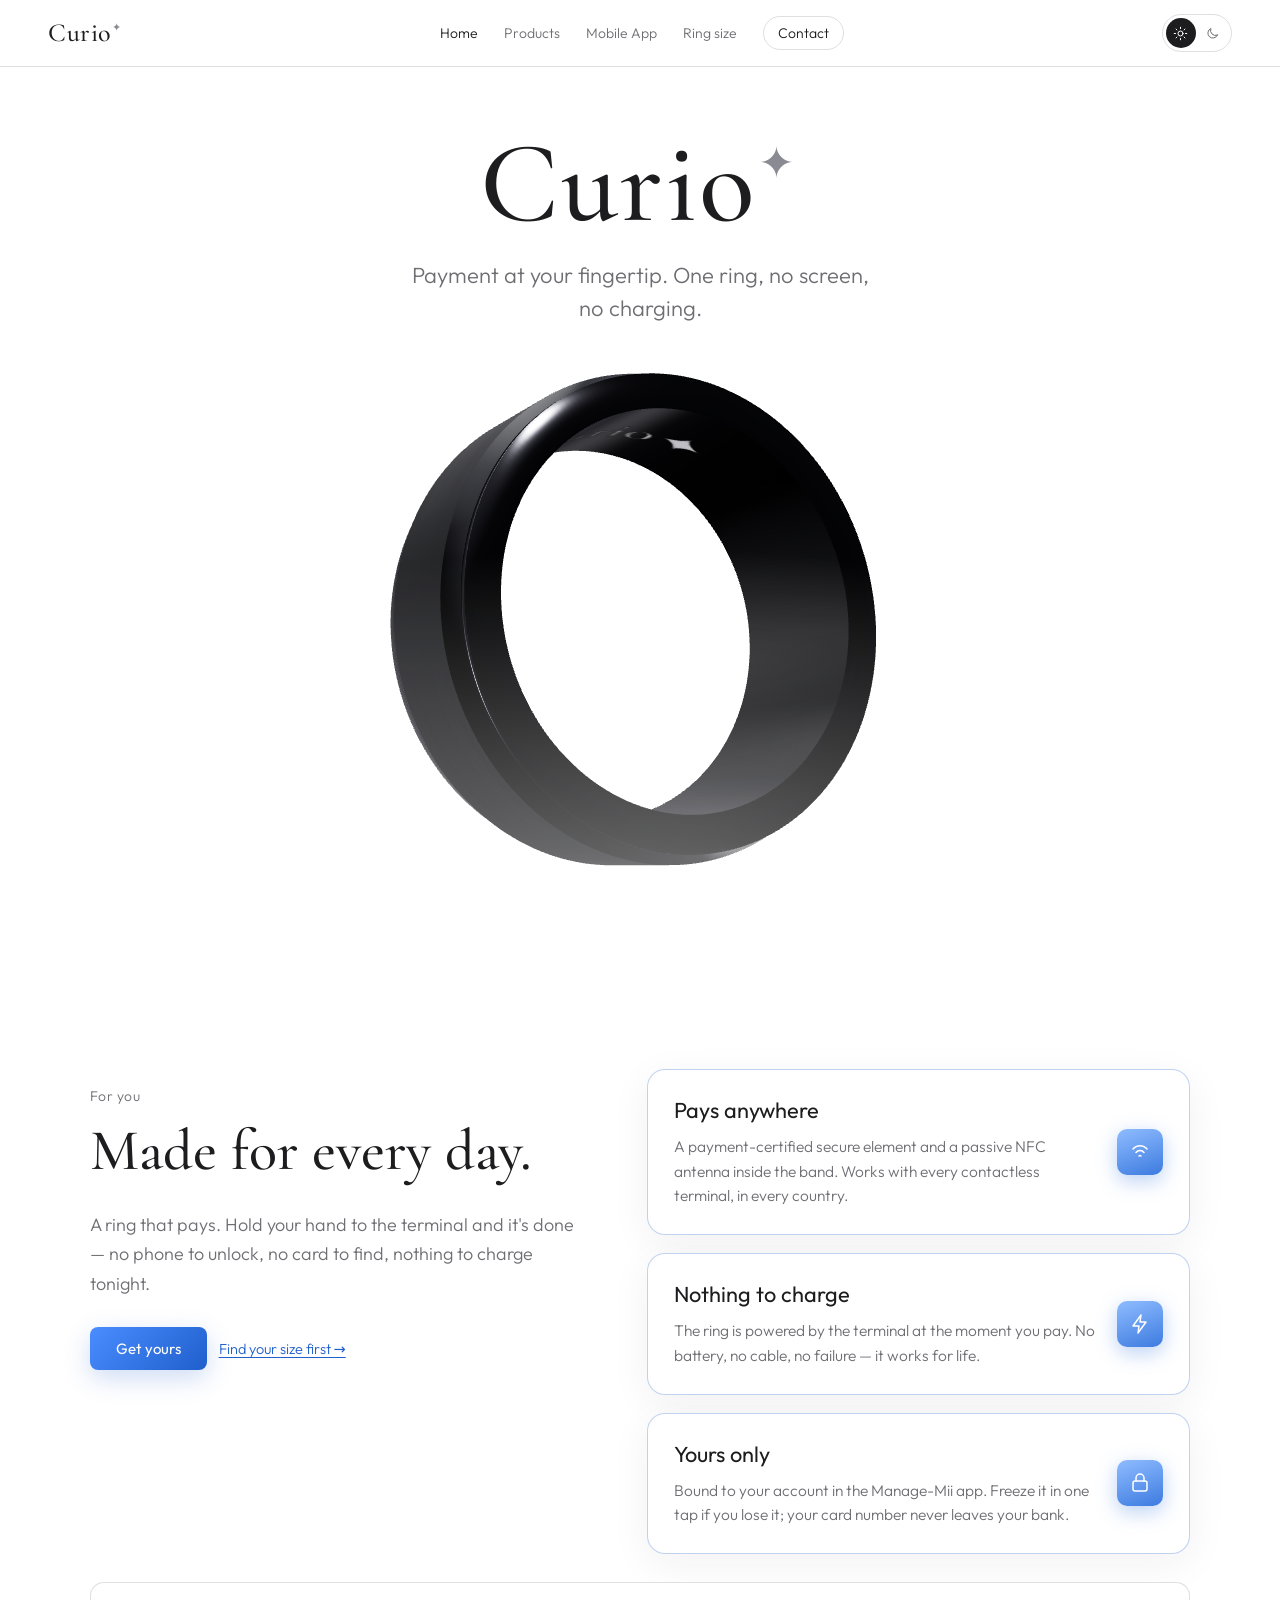
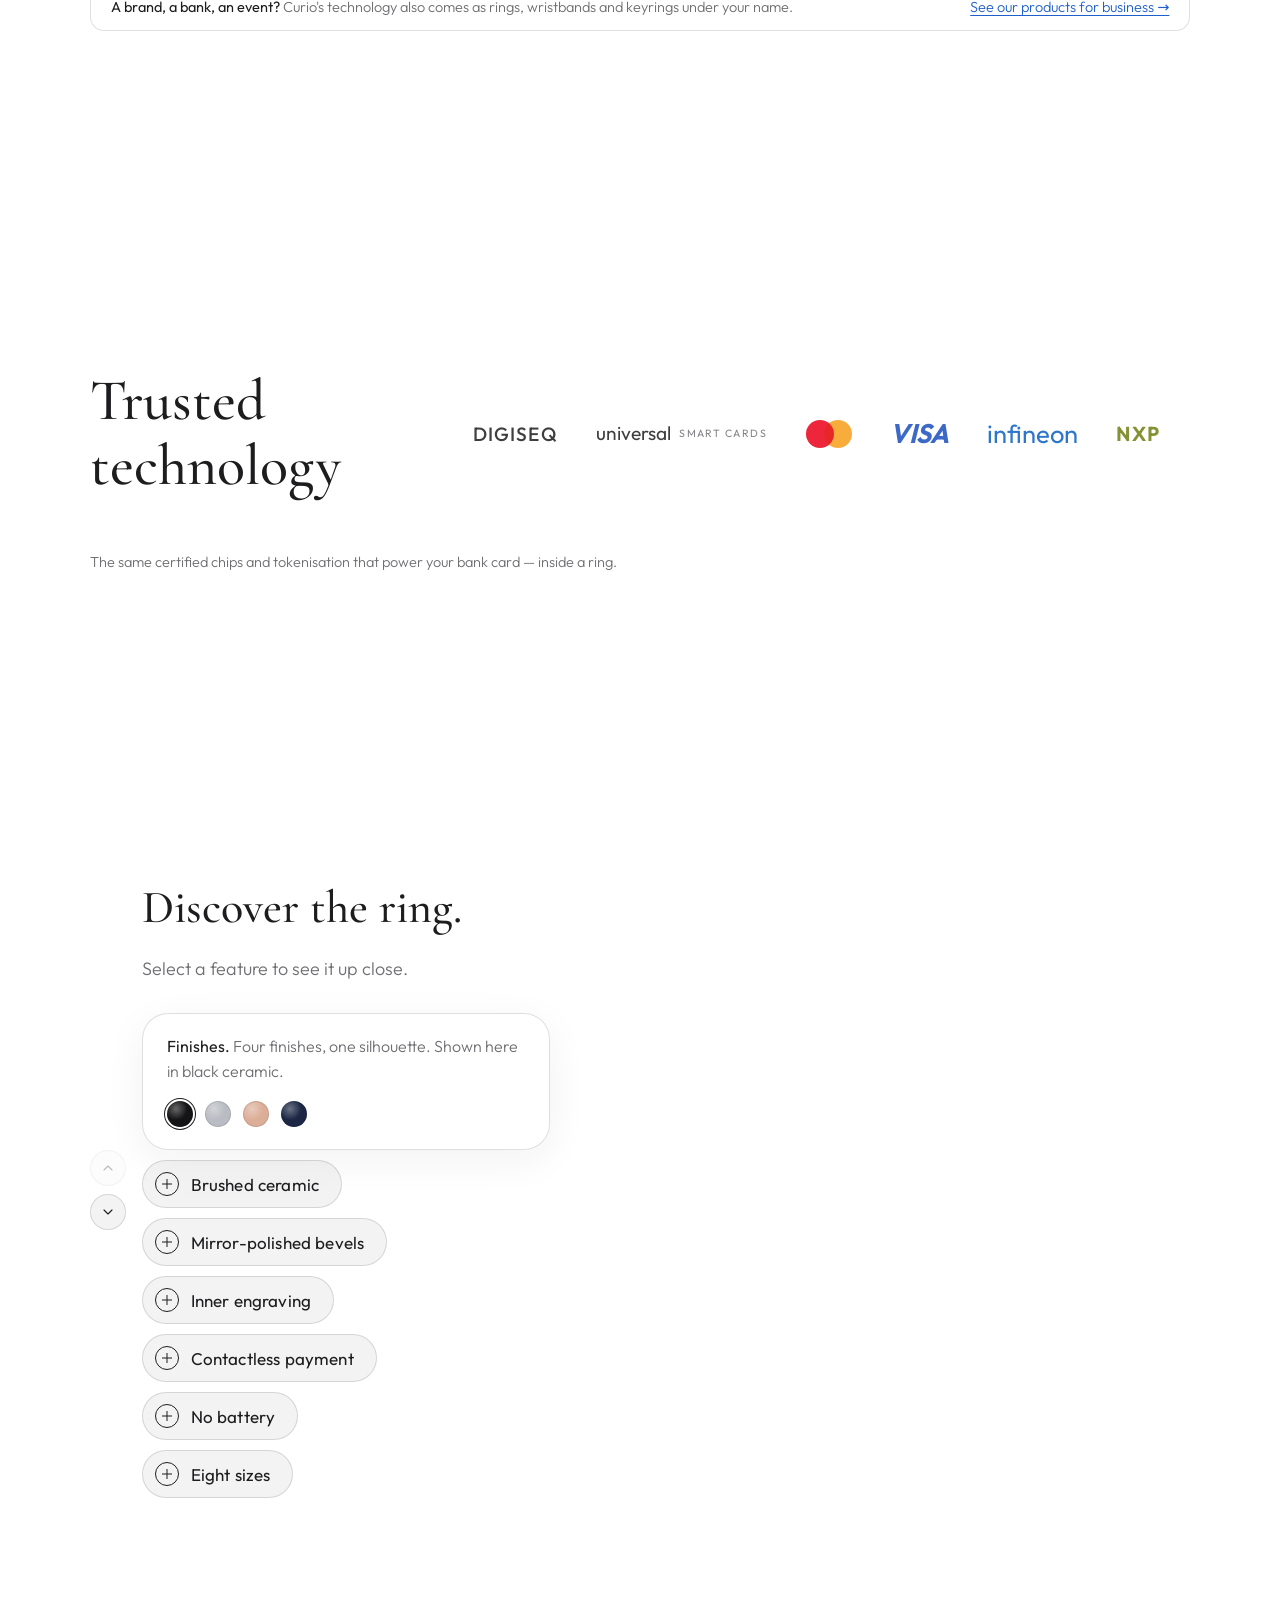
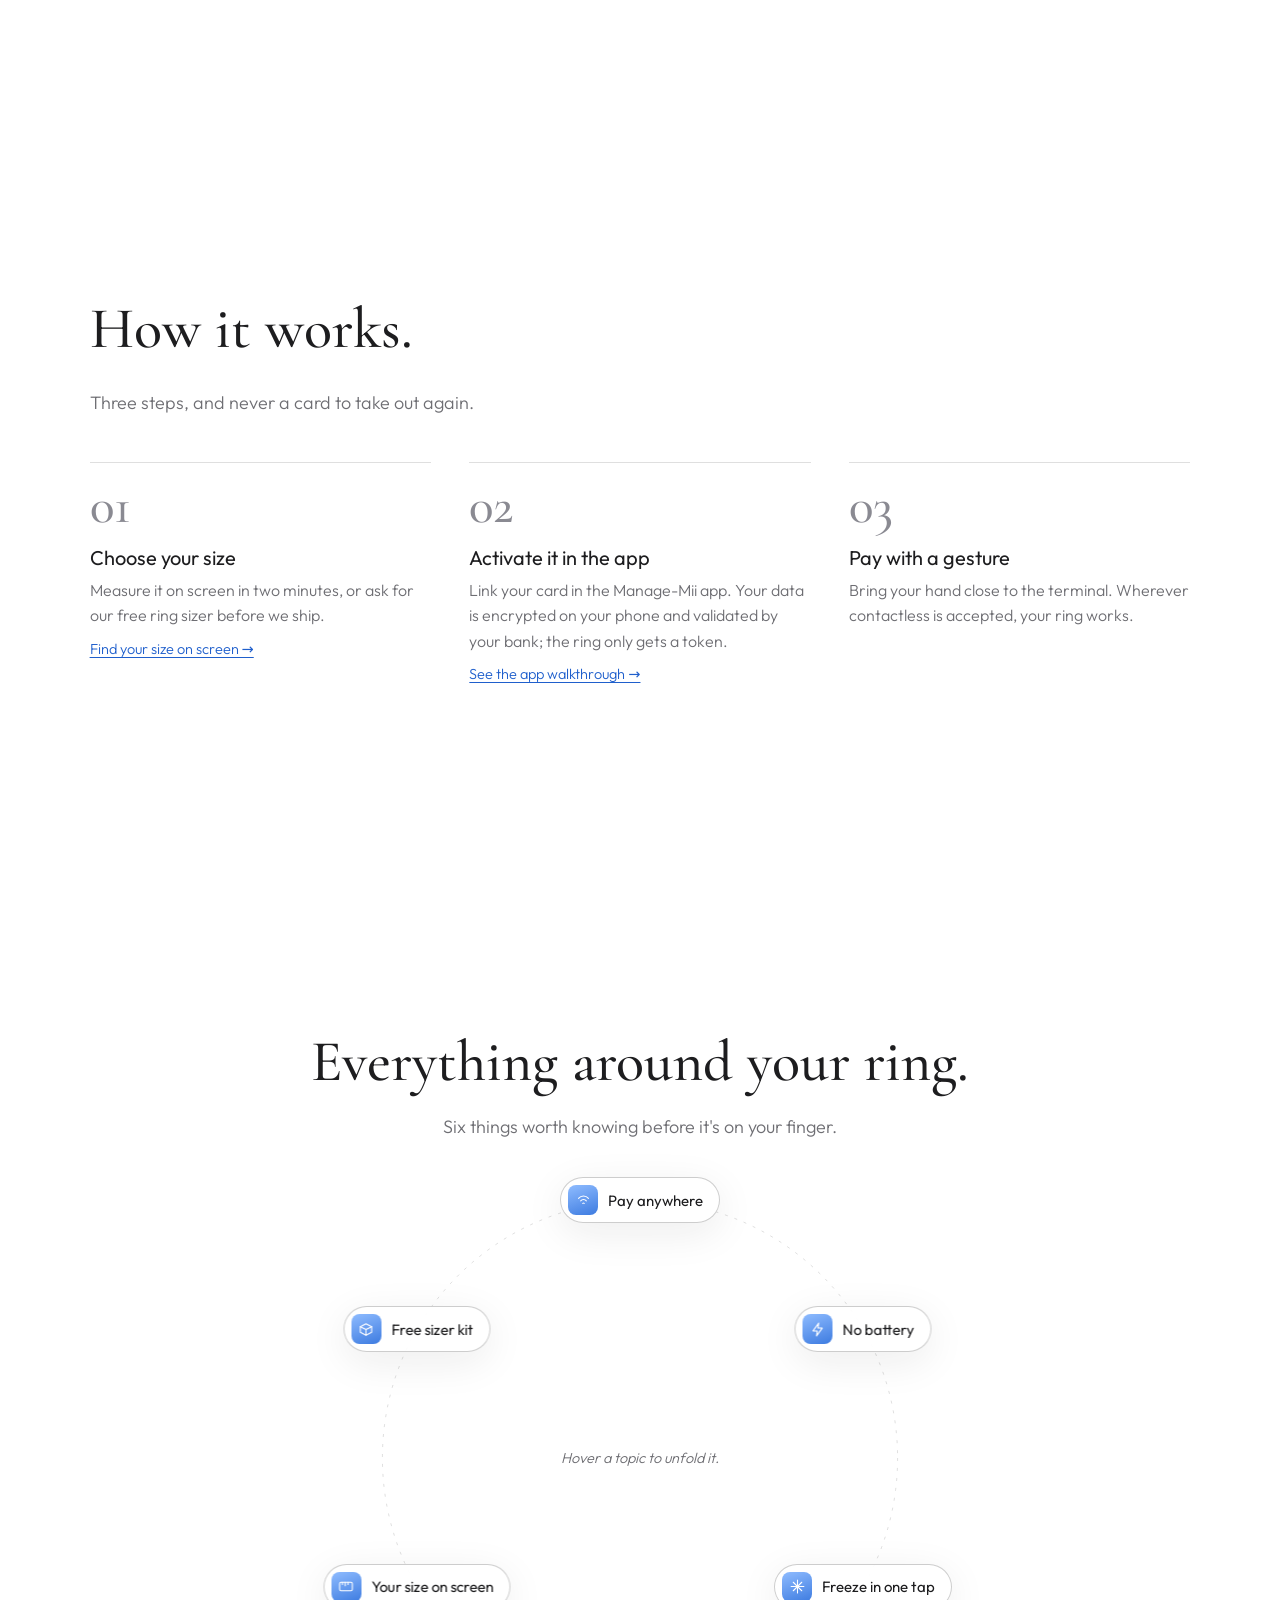
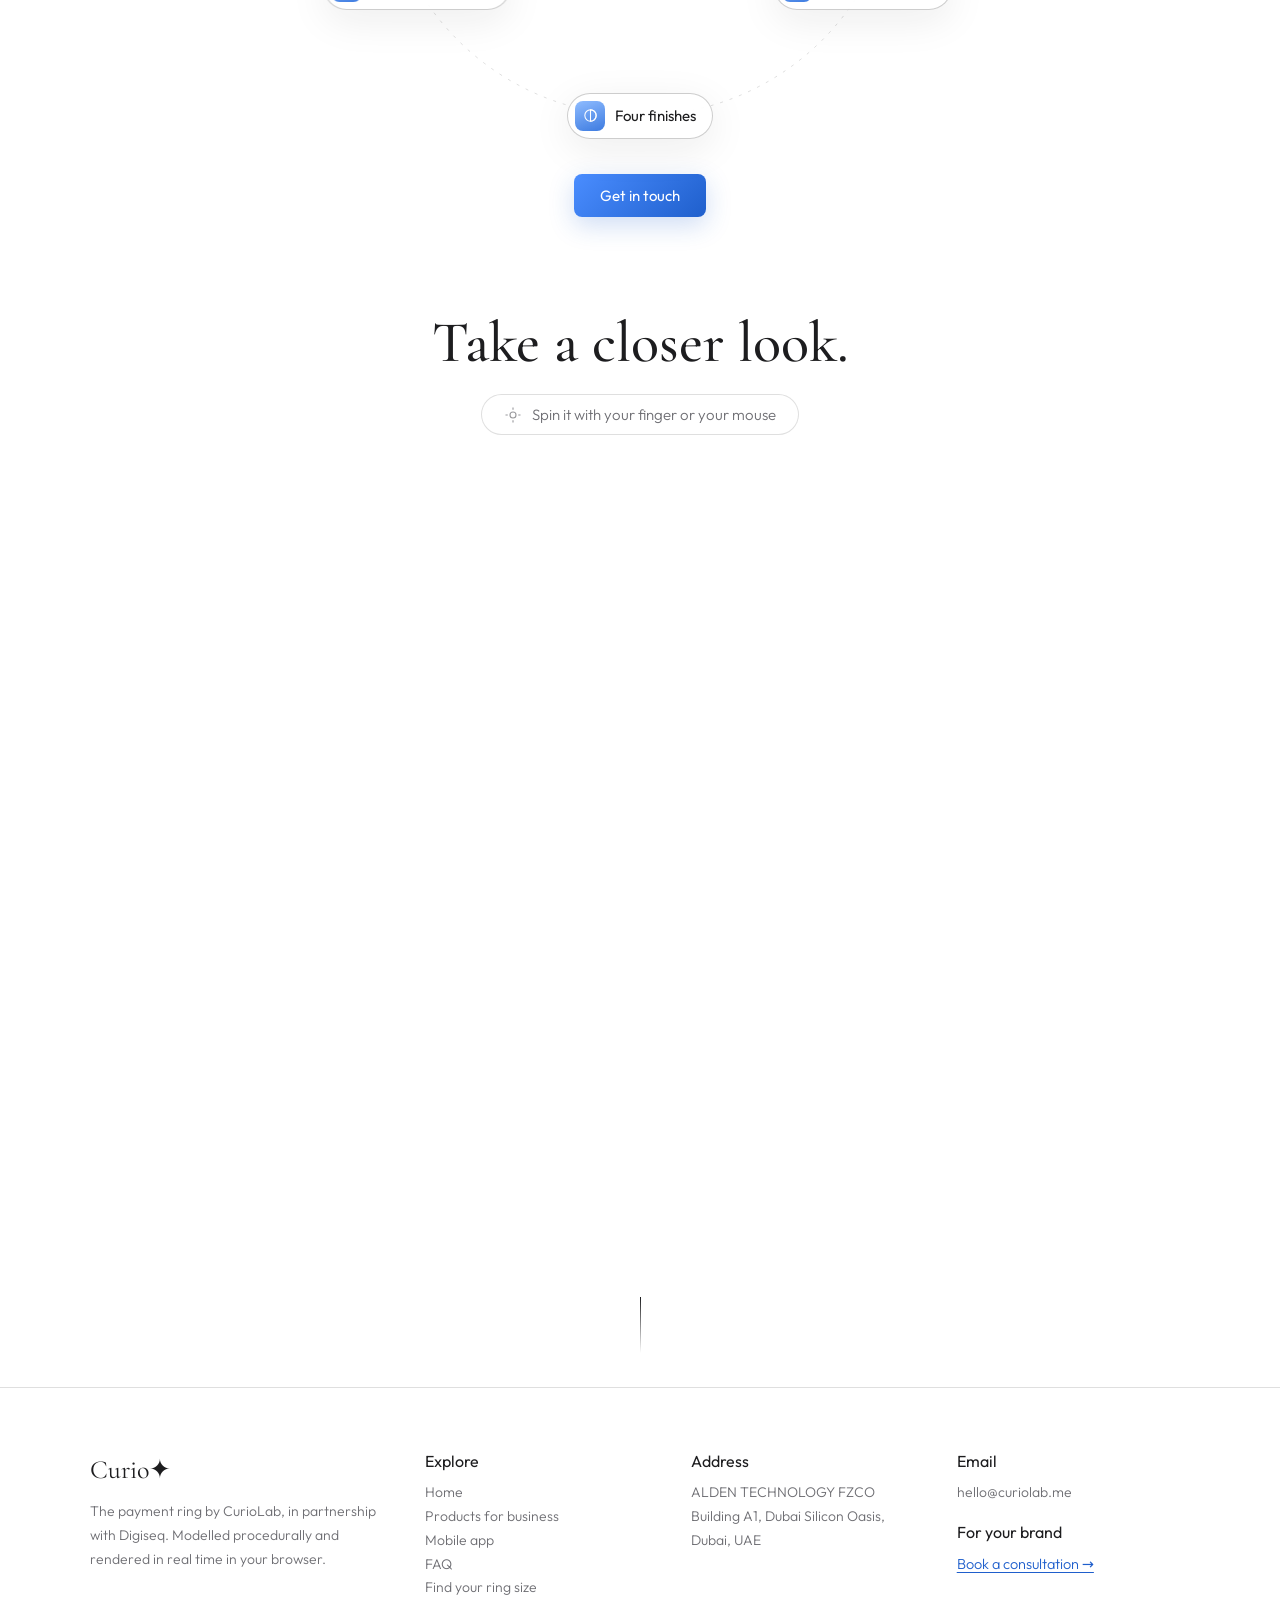
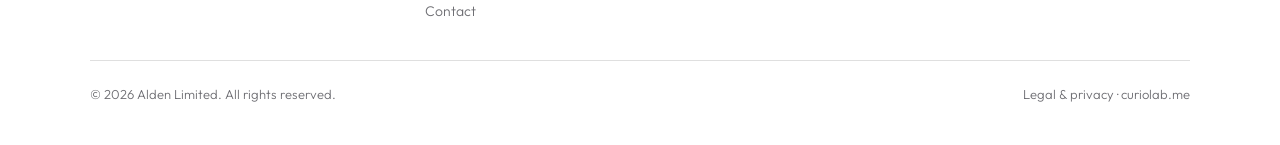
<file: index.html>
<!DOCTYPE html>
<html lang="en">
<head>
<meta charset="UTF-8">
<meta name="viewport" content="width=device-width, initial-scale=1.0, viewport-fit=cover">
<title>Curio — The payment ring</title>
<meta name="description" content="Curio, the contactless payment ring by CurioLab. One ring, no screen, no charging. Find your size on screen, pick a finish, pay with a gesture.">
<link rel="icon" href="assets/favicon.svg" type="image/svg+xml">
<link rel="canonical" href="https://curiolab.me/">
<meta property="og:type" content="website">
<meta property="og:site_name" content="Curio by CurioLab">
<meta property="og:title" content="Curio — The payment ring">
<meta property="og:description" content="One ring, no screen, no charging. Payment at your fingertip.">
<meta property="og:url" content="https://curiolab.me/">
<meta property="og:image" content="https://curiolab.me/assets/og.png">
<meta name="twitter:card" content="summary_large_image">
<link rel="stylesheet" href="assets/fonts.css">
<link rel="stylesheet" href="assets/site.css">
<script>try{ if (localStorage.getItem('curio-theme') === 'dark') document.documentElement.setAttribute('data-theme','dark'); }catch(e){}</script>
<style>
  html{ scroll-behavior:auto; }
  #stage{ position:fixed; inset:0; z-index:0; }
  #stage canvas{ display:block; width:100%; height:100%; }
  #stage.grab{ cursor:grab; }
  #stage.grabbing{ cursor:grabbing; }
  .veil{
    position:fixed; inset:0; z-index:1; pointer-events:none;
    background:radial-gradient(120% 90% at 50% 110%, rgba(var(--bg-rgb),.55), transparent 55%);
  }

  main{ position:relative; z-index:2; pointer-events:none; }
  main a, main button, main .hint, main .panel, main .cards, main .logos, main .orbit, main .strip{ pointer-events:auto; }

  section{
    min-height:100vh;
    display:flex;
    align-items:center;
    padding:0 clamp(24px, 7vw, 120px);
  }

  /* ---------- Hero ---------- */
  .hero{
    flex-direction:column;
    justify-content:flex-start;
    align-items:center;
    text-align:center;
    gap:18px;
    padding-top:14vh;
  }
  .wordmark{
    font-family:'Cormorant Garamond',serif;
    font-weight:500;
    font-size:clamp(52px, 9vw, 128px);
    letter-spacing:.02em;
    line-height:1;
  }
  .wordmark .star{
    display:inline-block;
    font-size:.38em;
    vertical-align:.95em;
    margin:0 .06em 0 .02em;
    color:var(--accent);
  }
  .hero p{
    font-size:clamp(17px, 2vw, 22px);
    color:var(--ink-dim);
    max-width:34ch;
    line-height:1.5;
  }
  .scroll-cue{
    position:absolute; bottom:34px; left:50%;
    transform:translateX(-50%);
    width:1px; height:56px;
    background:linear-gradient(var(--ink) 0%, transparent 100%);
    opacity:.5;
    animation:cue 2.4s ease-in-out infinite;
  }
  .closer h2{ text-shadow:0 0 10px var(--bg), 0 0 24px var(--bg), 0 0 44px var(--bg); }
  .closer .hint{ background:rgba(var(--bg-rgb),.7); }
  @keyframes cue{
    0%,100%{ transform:translateX(-50%) scaleY(.4); transform-origin:top; opacity:.25; }
    50%{ transform:translateX(-50%) scaleY(1); opacity:.6; }
  }
  @media (prefers-reduced-motion: reduce){ .scroll-cue{ animation:none; } }

  /* ---------- Made for every day ---------- */
  .why{ padding-top:12vh; padding-bottom:12vh; flex-direction:column; align-items:stretch; justify-content:center; gap:28px; }
  .why .grid{
    width:100%;
    display:grid;
    grid-template-columns:minmax(0, 1fr) minmax(0, 1.1fr);
    gap:clamp(28px, 5vw, 80px);
    align-items:start;
  }
  .why .intro{ max-width:34em; padding-top:2vh; }
  .why .intro .actions{ display:flex; gap:12px; flex-wrap:wrap; align-items:center; margin-top:28px; }
  .why .cards{ grid-template-columns:1fr; }
  .why .card-b{ display:flex; gap:20px; align-items:center; justify-content:space-between; }
  .strip{
    display:flex; align-items:center; justify-content:space-between; gap:16px; flex-wrap:wrap;
    border:1px solid var(--hairline); border-radius:14px; padding:14px 20px;
    background:var(--card-bg); -webkit-backdrop-filter:blur(12px); backdrop-filter:blur(12px);
    font-size:14.5px; color:var(--ink-dim);
  }
  .strip b{ color:var(--ink); font-weight:400; }
  .strip a{ color:var(--blue-ink); text-decoration:underline; text-underline-offset:3px; white-space:nowrap; }

  /* ---------- Trusted technology ---------- */
  .partners{ min-height:60vh; padding-top:6vh; padding-bottom:6vh; }
  .partners .row{
    width:100%;
    display:flex; align-items:center; gap:clamp(28px, 5vw, 80px);
    flex-wrap:wrap;
  }
  .partners .h2{ margin:0; min-width:5.5em; }
  .partners .sub{ width:100%; color:var(--ink-dim); font-size:14.5px; margin-top:-10px; }
  .logos{
    display:flex; align-items:center; flex-wrap:wrap;
    gap:clamp(18px, 3vw, 48px);
    flex:1;
  }
  .logo{
    display:inline-flex; align-items:center; gap:8px;
    font-weight:500; letter-spacing:.06em; text-transform:uppercase;
    font-size:clamp(15px, 1.5vw, 20px);
    color:var(--ink);
    opacity:.85;
    transition:opacity .2s ease;
    white-space:nowrap;
  }
  .logo:hover{ opacity:1; }
  .logo img{ height:34px; width:auto; display:block; }
  .logo--visa{ font-style:italic; font-weight:600; letter-spacing:.02em; font-size:clamp(20px, 2vw, 28px); color:#1a4fbf; }
  .logo--mc{ gap:0; }
  .logo--mc i{ display:block; width:28px; height:28px; border-radius:50%; }
  .logo--mc i:first-child{ background:#eb001b; }
  .logo--mc i:last-child{ background:#f79e1b; margin-left:-10px; mix-blend-mode:multiply; }
  :root[data-theme="dark"] .logo--mc i:last-child{ mix-blend-mode:screen; }
  .logo--infineon{ text-transform:none; font-weight:400; letter-spacing:0; font-size:clamp(20px, 2vw, 26px); color:#0a5fc2; }
  .logo--nxp{ font-weight:600; letter-spacing:.1em; color:#6f7f10; }
  .logo--usc{ text-transform:none; letter-spacing:0; font-weight:400; line-height:1; }
  .logo--usc small{ display:block; font-size:.55em; letter-spacing:.14em; text-transform:uppercase; color:var(--ink-dim); }

  /* ---------- Discover the ring (explorer) ---------- */
  .explorer{ align-items:center; padding-top:12vh; padding-bottom:12vh; }
  .explorer .panel{ width:min(100%, 460px); position:relative; padding-left:52px; }
  .explorer h2{
    font-family:'Cormorant Garamond',serif; font-weight:500;
    font-size:clamp(32px, 3.6vw, 48px); line-height:1.12; margin-bottom:.45em;
  }
  .explorer .lede{ margin-bottom:1.6em; }
  .explorer .arrows{
    position:absolute; left:0; top:50%; transform:translateY(-50%);
    display:flex; flex-direction:column; gap:8px;
  }
  .arrow{
    width:36px; height:36px; border-radius:50%;
    border:1px solid var(--hairline); background:var(--glass);
    display:grid; place-items:center;
    transition:background .25s ease, opacity .25s ease, transform .2s ease;
  }
  .arrow svg{ width:16px; height:16px; }
  .arrow:hover{ background:var(--glass-strong); }
  .arrow:active{ transform:scale(.94); }
  .arrow:disabled{ opacity:.3; cursor:default; }

  .features{ list-style:none; display:flex; flex-direction:column; gap:10px; }
  .feature__btn{
    display:inline-flex; align-items:center; gap:12px;
    padding:11px 22px 11px 12px; border-radius:999px;
    border:1px solid var(--hairline); background:var(--glass);
    -webkit-backdrop-filter:blur(14px); backdrop-filter:blur(14px);
    font-size:clamp(15px, 1.4vw, 17px); font-weight:400; letter-spacing:.01em; text-align:left;
    transition:background .25s ease, border-color .25s ease, transform .2s ease;
  }
  .feature__btn:hover{ background:var(--glass-strong); border-color:rgba(29,29,31,.3); }
  .feature__btn:active{ transform:scale(.985); }
  .feature__plus{ width:24px; height:24px; border-radius:50%; border:1px solid var(--ink); position:relative; flex:none; }
  .feature__plus::before, .feature__plus::after{ content:""; position:absolute; background:var(--ink); top:50%; left:50%; transform:translate(-50%,-50%); }
  .feature__plus::before{ width:10px; height:1px; }
  .feature__plus::after{ width:1px; height:10px; }
  .feature__swatch{ width:24px; height:24px; border-radius:50%; flex:none; box-shadow:inset 0 0 0 1px rgba(0,0,0,.12); }
  .feature__card{
    display:none;
    border:1px solid var(--hairline); border-radius:26px;
    background:var(--card-bg);
    -webkit-backdrop-filter:blur(18px); backdrop-filter:blur(18px);
    box-shadow:0 10px 40px rgba(29,29,31,.06);
    padding:20px 24px 22px;
    color:var(--ink-dim); font-size:clamp(14px, 1.35vw, 16px); line-height:1.6;
    animation:cardIn .5s ease;
  }
  .feature__card b{ color:var(--ink); font-weight:400; }
  .feature.is-active .feature__btn{ display:none; }
  .feature.is-active .feature__card{ display:block; }
  @keyframes cardIn{ from{ opacity:0; transform:translateY(-6px); } to{ opacity:1; transform:none; } }
  .swatches{ display:flex; gap:12px; margin-top:16px; }
  .swatch{ width:26px; height:26px; border-radius:50%; box-shadow:inset 0 0 0 1px rgba(0,0,0,.12); transition:transform .2s ease, box-shadow .2s ease; }
  .swatch:hover{ transform:scale(1.08); }
  .swatch[aria-pressed="true"]{ box-shadow:inset 0 0 0 1px rgba(0,0,0,.12), 0 0 0 2px var(--bg), 0 0 0 3px var(--ink); }
  .sizes{ display:flex; flex-wrap:wrap; gap:8px; margin-top:14px; }
  .size{
    min-width:40px; height:34px; padding:0 12px;
    border-radius:10px; border:1px solid var(--hairline);
    font-size:14px; color:var(--ink);
    transition:background .2s ease, color .2s ease;
  }
  .size:hover{ background:var(--glass); }
  .size[aria-pressed="true"]{ background:var(--ink); color:var(--bg); border-color:var(--ink); }
  .size-conv{ margin-top:10px; font-size:13.5px; color:var(--ink-dim); }
  .size-conv b{ color:var(--ink); font-weight:400; }

  /* ---------- How it works ---------- */
  .how{
    flex-direction:column; align-items:flex-start; justify-content:center;
    gap:clamp(28px, 5vh, 56px);
    padding-top:12vh; padding-bottom:12vh;
  }
  .how .head{ max-width:30em; }
  .steps{ list-style:none; display:grid; grid-template-columns:repeat(3, 1fr); gap:clamp(20px, 3vw, 44px); width:100%; }
  .step{ border-top:1px solid var(--hairline); padding-top:18px; max-width:24em; }
  .step .num{
    font-family:'Cormorant Garamond',serif; font-weight:500;
    font-size:clamp(36px, 4vw, 52px); line-height:1; color:var(--accent);
    display:block; margin-bottom:12px;
  }
  .step h3{ font-weight:400; font-size:clamp(17px, 1.6vw, 20px); margin-bottom:8px; }
  .step p{ color:var(--ink-dim); font-size:clamp(14px, 1.35vw, 16px); line-height:1.6; }

  /* ---------- Everything around your ring (orbit) ---------- */
  .idea{
    flex-direction:column; justify-content:center; align-items:center; text-align:center;
    gap:clamp(20px, 3vh, 36px);
    padding-top:10vh; padding-bottom:10vh;
  }
  .idea .head{ max-width:42em; }
  .idea .head .h2{ margin-bottom:.3em; }
  /* Six topics orbit the ring (which sits behind, centred in .orbit); the hovered one
     unfolds in the middle of the ring. Nodes are placed on a circle via --x/--y. */
  .orbit{ position:relative; width:min(70vh, 560px, 100vw - 220px); aspect-ratio:1; margin:1vh 0; }
  .orbit__path{ position:absolute; inset:0; width:100%; height:100%; overflow:visible; pointer-events:none; }
  .orbit__path circle{ fill:none; stroke:var(--hairline); stroke-width:1; stroke-dasharray:3 7; }
  .orbit__nodes{ position:absolute; inset:0; list-style:none; }
  .node{ position:absolute; left:calc(50% + var(--x) * 46%); top:calc(50% + var(--y) * 46%); width:0; height:0; }
  .node__spin{ position:relative; transform-origin:0 0; }
  .node__btn{
    position:absolute; left:0; top:0; transform:translate(-50%,-50%);
    display:inline-flex; align-items:center; gap:10px; white-space:nowrap;
    padding:7px 16px 7px 7px; border-radius:999px;
    border:1px solid rgba(29,29,31,.22); background:var(--card-bg);
    box-shadow:0 10px 40px rgba(29,29,31,.08);
    -webkit-backdrop-filter:blur(16px); backdrop-filter:blur(16px);
    font-size:clamp(13px, 1.2vw, 15px); font-weight:400; color:var(--ink);
    transition:border-color .25s ease, box-shadow .25s ease, transform .25s ease;
  }
  .node__btn .icon{ width:30px; height:30px; border-radius:8px; box-shadow:none; }
  .node__btn .icon svg{ width:17px; height:17px; }
  .node.is-active .node__btn, .node__btn:hover, .node__btn:focus-visible{
    border-color:var(--blue); outline:none;
    box-shadow:0 0 0 1px rgba(74,141,255,.3), 0 12px 34px rgba(31,95,204,.18);
    transform:translate(-50%,-50%) scale(1.04);
  }
  .node__text{ display:none; }
  .orbit__center{
    position:absolute; left:50%; top:50%; transform:translate(-50%,-50%);
    width:min(300px, 56%);
    padding:18px 20px; border-radius:16px;
    border:1px solid var(--card-line); background:var(--card-bg);
    box-shadow:0 10px 40px rgba(29,29,31,.06);
    -webkit-backdrop-filter:blur(14px); backdrop-filter:blur(14px);
    font-size:clamp(13px, 1.15vw, 14.5px); line-height:1.55; color:var(--ink-dim);
    transition:opacity .3s ease, transform .3s ease;
  }
  .orbit__center b{ display:block; color:var(--ink); font-weight:400; font-size:1.1em; margin-bottom:6px; }
  .orbit__center a{ display:inline-block; margin-top:8px; color:var(--blue-ink); text-decoration:underline; text-underline-offset:3px; }
  .orbit__center.is-hint{ font-style:italic; background:transparent; border-color:transparent; box-shadow:none; -webkit-backdrop-filter:none; backdrop-filter:none; }
  .orbit__center.is-swap{ opacity:0; transform:translate(-50%,-50%) scale(.96); }
  @keyframes orbit{ to{ transform:rotate(360deg); } }
  @keyframes orbit-r{ to{ transform:rotate(-360deg); } }
  .orbit__nodes{ animation:orbit 90s linear infinite; }
  .node__spin{ animation:orbit-r 90s linear infinite; }
  .orbit:hover .orbit__nodes, .orbit:hover .node__spin,
  .orbit:focus-within .orbit__nodes, .orbit:focus-within .node__spin{ animation-play-state:paused; }
  @media (prefers-reduced-motion: reduce){ .orbit__nodes, .node__spin{ animation:none; } }

  /* ---------- Closer ---------- */
  .closer{ flex-direction:column; justify-content:center; text-align:center; gap:10px; min-height:120vh; }
  .closer h2{ font-family:'Cormorant Garamond',serif; font-weight:500; font-size:clamp(34px, 4.6vw, 58px); }
  .closer .hint{
    display:inline-flex; align-items:center; gap:10px;
    color:var(--ink-dim); font-size:15px;
    border:1px solid var(--hairline); border-radius:999px; padding:10px 22px; margin-top:6px;
    user-select:none;
  }
  .closer .hint svg{ opacity:.7; }
  .closer .spacer{ flex:1; min-height:44vh; }

  /* ---------- Reveal (sections) ---------- */
  .hero > *, .closer h2, .closer .hint, .explorer .panel, .how > *, .why > *, .partners > *, .idea > *{
    opacity:0; transform:translateY(14px);
    transition:opacity .9s ease, transform .9s ease;
  }
  .inview > *, .inview h2, .inview .hint, .inview .panel{ opacity:1; transform:none; }
  @media (prefers-reduced-motion: reduce){
    .hero > *, .closer h2, .closer .hint, .explorer .panel, .how > *, .why > *, .partners > *, .idea > *{ transition:none; opacity:1; transform:none; }
  }

  /* ---------- Responsive ---------- */
  /* Big screens: content stays in a readable band instead of stretching across the whole width */
  .why .grid, .why .strip, .partners .row, .how .head, .how .steps{ width:100%; max-width:1480px; margin-left:auto; margin-right:auto; }
  .how{ align-items:center; }
  .how .head{ max-width:1480px; }
  .how .head .lede, .how .head .h2{ max-width:30em; }
  @media (min-width:1800px){
    .hero p{ font-size:24px; max-width:38ch; }
    .explorer .panel{ width:min(100%, 540px); }
    .feature__btn{ font-size:18px; }
    .feature__card{ font-size:17px; padding:24px 28px 26px; }
    .step h3{ font-size:22px; }
    .step p{ font-size:17px; max-width:28em; }
    .orbit{ width:min(70vh, 720px, 100vw - 220px); }
    .node__btn{ font-size:16px; padding:9px 18px 9px 9px; }
    .node__btn .icon{ width:34px; height:34px; }
    .orbit__center{ width:min(360px, 56%); font-size:15.5px; padding:22px 24px; }
    .closer .hint{ font-size:16px; }
    .logo{ font-size:22px; }
  }
  @media (max-width:1000px){ .why .grid{ grid-template-columns:1fr; } }
  @media (max-width:900px){
    .steps{ grid-template-columns:1fr; gap:22px; }
    .how{ justify-content:flex-end; padding-bottom:10vh; align-items:flex-start; }
    /* Tablets and phones: the ring sits above the feature panel instead of beside it */
    .explorer{ align-items:flex-end; padding-top:44vh; padding-bottom:6vh; }
    .explorer .panel{
      padding-left:0; width:100%;
      background:linear-gradient(rgba(var(--bg-rgb),0), rgba(var(--bg-rgb),.78) 22%);
      padding-top:26px;
    }
    .features{ gap:8px; }
    .explorer .arrows{ position:static; transform:none; flex-direction:row; margin-bottom:12px; }
    .explorer h2{ font-size:clamp(30px, 8vw, 40px); }
    .explorer .lede{ margin-bottom:1em; }
  }
  @media (max-width:680px){
    .how{ background:linear-gradient(rgba(var(--bg-rgb),0), rgba(var(--bg-rgb),.6) 25%); }
    .why{ padding-top:8vh; }
    .why .card-b{ flex-direction:column; align-items:flex-start; }
    .orbit{ width:100%; aspect-ratio:auto; margin:0; }
    .orbit__path, .orbit__center{ display:none; }
    .orbit__nodes, .node__spin{ animation:none; }
    .orbit__nodes{ position:static; display:flex; flex-direction:column; gap:10px; }
    .node{ position:static; width:auto; height:auto; }
    .node__spin{ position:static; }
    .node__btn, .node__btn:hover, .node__btn:focus-visible, .node.is-active .node__btn{
      position:static; transform:none; width:100%; white-space:normal; text-align:left;
      border-radius:14px; padding:9px 14px 9px 9px;
    }
    .node.is-active .node__btn{ border-radius:14px 14px 0 0; }
    .node.is-active .node__text{
      display:block; text-align:left; padding:12px 16px 16px;
      border:1px solid var(--card-line); border-top:0; border-radius:0 0 14px 14px;
      background:var(--card-bg); color:var(--ink-dim); font-size:14px; line-height:1.6;
    }
    .node.is-active .node__text a{ display:inline-block; margin-top:8px; color:var(--blue-ink); text-decoration:underline; }
    .partners .row{ flex-direction:column; align-items:flex-start; gap:20px; }
  }
</style>
</head>
<body>
<a class="skip" href="#why">Skip to content</a>

<div id="stage"></div>
<div class="veil"></div>

<header class="nav" id="nav">
  <a class="brand" href="index.html">Curio<span class="star">✦</span></a>
  <nav class="nav__links" aria-label="Main">
    <a href="index.html" aria-current="page">Home</a>
    <a href="products.html">Products</a>
    <a href="mobile-app.html">Mobile App</a>
    <a href="size.html">Ring size</a>
    <a class="nav__size" href="size.html" hidden></a>
    <a class="nav__cta" href="contact.html">Contact</a>
  </nav>
  <div class="nav__right">
    <div class="nav__theme" role="group" aria-label="Colour theme">
      <button type="button" data-theme-set="light" aria-pressed="true" aria-label="Light mode" title="Light"><svg viewBox="0 0 24 24"><circle cx="12" cy="12" r="4"/><path d="M12 2v2M12 20v2M2 12h2M20 12h2M4.9 4.9l1.4 1.4M17.7 17.7l1.4 1.4M4.9 19.1l1.4-1.4M17.7 6.3l1.4-1.4"/></svg></button>
      <button type="button" data-theme-set="dark" aria-pressed="false" aria-label="Dark mode" title="Dark"><svg viewBox="0 0 24 24"><path d="M20 14.5A8 8 0 0 1 9.5 4a8 8 0 1 0 10.5 10.5z"/></svg></button>
    </div>
    <button class="nav__burger" id="burger" type="button" aria-label="Menu" aria-expanded="false"><span></span></button>
  </div>
</header>

<main>
  <!-- ===== Hero ===== -->
  <section class="hero" id="hero">
    <div class="wordmark">Curio<span class="star">✦</span></div>
    <p>Payment at your fingertip. One ring, no screen, no charging.</p>
    <div class="scroll-cue" aria-hidden="true"></div>
  </section>

  <!-- ===== Made for every day ===== -->
  <section class="why" id="why" data-view="why">
    <div class="grid">
      <div class="intro">
        <p class="eyebrow">For you</p>
        <h2 class="h2">Made for every day.</h2>
        <p class="lede">A ring that pays. Hold your hand to the terminal and it's done — no phone to unlock, no card to find, nothing to charge tonight.</p>
        <div class="actions">
          <a class="btn" href="contact.html?interest=ring">Get yours</a>
          <a class="textlink" style="margin-top:0" href="size.html">Find your size first →</a>
        </div>
      </div>
      <div class="cards">
        <article class="card-b">
          <div>
            <h3>Pays anywhere</h3>
            <p>A payment-certified secure element and a passive NFC antenna inside the band. Works with every contactless terminal, in every country.</p>
          </div>
          <span class="icon" aria-hidden="true"><svg viewBox="0 0 24 24"><path d="M5 9a9 9 0 0 1 14 0M8 12.5a5 5 0 0 1 8 0M11 16a1.5 1.5 0 0 1 2 0"/></svg></span>
        </article>
        <article class="card-b">
          <div>
            <h3>Nothing to charge</h3>
            <p>The ring is powered by the terminal at the moment you pay. No battery, no cable, no failure — it works for life.</p>
          </div>
          <span class="icon" aria-hidden="true"><svg viewBox="0 0 24 24"><path d="M13 3L5 14h6l-1 7 8-11h-6z"/></svg></span>
        </article>
        <article class="card-b">
          <div>
            <h3>Yours only</h3>
            <p>Bound to your account in the Manage-Mii app. Freeze it in one tap if you lose it; your card number never leaves your bank.</p>
          </div>
          <span class="icon" aria-hidden="true"><svg viewBox="0 0 24 24"><rect x="5" y="10" width="14" height="10" rx="2"/><path d="M8 10V7a4 4 0 0 1 8 0v3"/></svg></span>
        </article>
      </div>
    </div>
    <div class="strip">
      <span><b>A brand, a bank, an event?</b> Curio's technology also comes as rings, wristbands and keyrings under your name.</span>
      <a href="products.html">See our products for business →</a>
    </div>
  </section>

  <!-- ===== Trusted technology ===== -->
  <section class="partners" id="partners" data-view="partners">
    <div class="row">
      <h2 class="h2">Trusted<br>technology</h2>
      <div class="logos" aria-label="Technology partners">
        <span class="logo logo--digiseq">Digiseq</span>
        <span class="logo logo--usc">universal<small>smart cards</small></span>
        <span class="logo logo--mc" aria-label="Mastercard"><i></i><i></i></span>
        <span class="logo logo--visa">VISA</span>
        <span class="logo logo--infineon">infineon</span>
        <span class="logo logo--nxp">NXP</span>
      </div>
      <p class="sub">The same certified chips and tokenisation that power your bank card — inside a ring.</p>
    </div>
  </section>

  <!-- ===== Discover the ring: the ring turns towards each feature ===== -->
  <section class="explorer" id="explorer" data-view="explorer">
    <div class="panel">
      <h2>Discover the ring.</h2>
      <p class="lede">Select a feature to see it up close.</p>
      <div class="arrows" aria-label="Browse features">
        <button class="arrow" id="featPrev" type="button" aria-label="Previous feature">
          <svg viewBox="0 0 24 24" aria-hidden="true"><path d="M6 15l6-6 6 6" fill="none" stroke="currentColor" stroke-width="1.6" stroke-linecap="round" stroke-linejoin="round"/></svg>
        </button>
        <button class="arrow" id="featNext" type="button" aria-label="Next feature">
          <svg viewBox="0 0 24 24" aria-hidden="true"><path d="M6 9l6 6 6-6" fill="none" stroke="currentColor" stroke-width="1.6" stroke-linecap="round" stroke-linejoin="round"/></svg>
        </button>
      </div>
      <ul class="features" id="features"></ul>
    </div>
  </section>

  <!-- ===== How it works ===== -->
  <section class="how" id="how" data-view="how">
    <div class="head">
      <h2 class="h2">How it works.</h2>
      <p class="lede">Three steps, and never a card to take out again.</p>
    </div>
    <ol class="steps">
      <li class="step">
        <span class="num">01</span>
        <h3>Choose your size</h3>
        <p>Measure it on screen in two minutes, or ask for our free ring sizer before we ship.</p>
        <a class="textlink" href="size.html">Find your size on screen →</a>
      </li>
      <li class="step">
        <span class="num">02</span>
        <h3>Activate it in the app</h3>
        <p>Link your card in the Manage-Mii app. Your data is encrypted on your phone and validated by your bank; the ring only gets a token.</p>
        <a class="textlink" href="mobile-app.html">See the app walkthrough →</a>
      </li>
      <li class="step">
        <span class="num">03</span>
        <h3>Pay with a gesture</h3>
        <p>Bring your hand close to the terminal. Wherever contactless is accepted, your ring works.</p>
      </li>
    </ol>
  </section>

  <!-- ===== Everything around your ring ===== -->
  <section class="idea" id="idea" data-view="idea">
    <div class="head">
      <h2 class="h2">Everything around your ring.</h2>
      <p class="lede">Six things worth knowing before it's on your finger.</p>
    </div>
    <div class="orbit" id="orbit">
      <svg class="orbit__path" viewBox="0 0 100 100" preserveAspectRatio="none" aria-hidden="true"><circle cx="50" cy="50" r="46" vector-effect="non-scaling-stroke"/></svg>
      <ul class="orbit__nodes" aria-label="Around the ring">
        <li class="node" style="--x:0; --y:-1" data-href="#how" data-link="See how it works"><div class="node__spin">
          <button class="node__btn" type="button" aria-expanded="false"><span class="icon" aria-hidden="true"><svg viewBox="0 0 24 24"><path d="M5 9a9 9 0 0 1 14 0M8 12.5a5 5 0 0 1 8 0M11 16a1.5 1.5 0 0 1 2 0"/></svg></span><span>Pay anywhere</span></button>
          <p class="node__text">Any contactless terminal in the world, confirmed in under a second. No phone to unlock, no card to find — just your hand.</p>
        </div></li>
        <li class="node" style="--x:0.866; --y:-0.5" data-href="#explorer" data-link="See the ring up close"><div class="node__spin">
          <button class="node__btn" type="button" aria-expanded="false"><span class="icon" aria-hidden="true"><svg viewBox="0 0 24 24"><path d="M13 3L5 14h6l-1 7 8-11h-6z"/></svg></span><span>No battery</span></button>
          <p class="node__text">The terminal powers the ring at the moment you pay. Nothing to charge, ever. Shower, swim, sleep with it on.</p>
        </div></li>
        <li class="node" style="--x:0.866; --y:0.5" data-href="mobile-app.html" data-link="Try the app walkthrough"><div class="node__spin">
          <button class="node__btn" type="button" aria-expanded="false"><span class="icon" aria-hidden="true"><svg viewBox="0 0 24 24"><path d="M12 3v18M3 12h18M6 6l12 12M18 6L6 18"/></svg></span><span>Freeze in one tap</span></button>
          <p class="node__text">Lost it, lent it? Switch the ring's payment token off from the Manage-Mii app. It stops paying instantly; your card is untouched. Switch it back on whenever you like.</p>
        </div></li>
        <li class="node" style="--x:0; --y:1" data-href="#explorer" data-link="Compare the finishes"><div class="node__spin">
          <button class="node__btn" type="button" aria-expanded="false"><span class="icon" aria-hidden="true"><svg viewBox="0 0 24 24"><circle cx="12" cy="12" r="8"/><path d="M12 4a8 8 0 0 1 0 16z"/></svg></span><span>Four finishes</span></button>
          <p class="node__text">Black ceramic, brushed titanium, rose gold, midnight blue. One silhouette: a satin band framed by two mirror-polished bevels, your name engraved inside.</p>
        </div></li>
        <li class="node" style="--x:-0.866; --y:0.5" data-href="size.html" data-link="Measure on screen"><div class="node__spin">
          <button class="node__btn" type="button" aria-expanded="false"><span class="icon" aria-hidden="true"><svg viewBox="0 0 24 24"><rect x="3" y="6" width="18" height="12" rx="2"/><path d="M7 6v3M11 6v5M15 6v3"/></svg></span><span>Your size on screen</span></button>
          <p class="node__text">Calibrate your screen with a bank card, then compare the ring at true size with your finger or a ring you already wear. Two minutes, no tools. US, EU and UK sizes.</p>
        </div></li>
        <li class="node" style="--x:-0.866; --y:-0.5" data-href="contact.html?subject=sizer" data-link="Ask for the free sizer"><div class="node__spin">
          <button class="node__btn" type="button" aria-expanded="false"><span class="icon" aria-hidden="true"><svg viewBox="0 0 24 24"><path d="M4 8l8-4 8 4v8l-8 4-8-4z"/><path d="M4 8l8 4 8-4M12 12v8"/></svg></span><span>Free sizer kit</span></button>
          <p class="node__text">Still unsure? We post you a ring sizer before shipping your Curio, free of charge. Try it for a day: fingers change with the weather and the hour.</p>
        </div></li>
      </ul>
      <div class="orbit__center is-hint" id="orbitCenter" aria-live="polite">Hover a topic to unfold it.</div>
    </div>
    <a class="btn" href="contact.html?interest=ring">Get in touch</a>
  </section>

  <!-- ===== Closer look ===== -->
  <section class="closer" id="closer" data-view="closer">
    <h2>Take a closer look.</h2>
    <span class="hint" id="dragHint">
      <svg width="18" height="18" viewBox="0 0 24 24" fill="none" stroke="currentColor" stroke-width="1.5"><path d="M8 12a4 4 0 1 0 8 0 4 4 0 0 0-8 0Z"/><path d="M2 12h3m14 0h3M12 2v3m0 14v3"/></svg>
      Spin it with your finger or your mouse
    </span>
    <div class="spacer"></div>
  </section>
</main>

<footer class="site" id="contact">
  <div class="cols">
    <div>
      <div class="fm">Curio✦</div>
      <p>The payment ring by CurioLab, in partnership with Digiseq. Modelled procedurally and rendered in real time in your browser.</p>
    </div>
    <div>
      <h4>Explore</h4>
      <ul>
        <li><a href="index.html">Home</a></li>
        <li><a href="products.html">Products for business</a></li>
        <li><a href="mobile-app.html">Mobile app</a></li>
        <li><a href="mobile-app.html#faq">FAQ</a></li>
        <li><a href="size.html">Find your ring size</a></li>
        <li><a href="contact.html">Contact</a></li>
      </ul>
    </div>
    <div>
      <h4>Address</h4>
      <p>ALDEN TECHNOLOGY FZCO<br>Building A1, Dubai Silicon Oasis, Dubai, UAE</p>
    </div>
    <div>
      <h4>Email</h4>
      <p><a href="mailto:hello@curiolab.me">hello@curiolab.me</a></p>
      <h4 style="margin-top:14px">For your brand</h4>
      <p><a class="textlink" style="margin-top:0" href="contact.html?who=business">Book a consultation →</a></p>
    </div>
  </div>
  <div class="legal">
    <span>© <span id="year"></span> Alden Limited. All rights reserved.</span>
    <span><a href="legal.html">Legal &amp; privacy</a> · curiolab.me</span>
  </div>
</footer>

<script src="assets/three.min.js"></script>
<script src="assets/ring.js"></script>
<script src="assets/nav.js"></script>
<script>
(function(){
  var reduceMotion = window.matchMedia('(prefers-reduced-motion: reduce)').matches;
  var params = new URLSearchParams(location.search);

  /* ============================================================
     EXPLORER CONTENT — edit freely
     ============================================================ */
  var ENGRAVING = 'Curio✦';
  var FINISHES = CurioRing.FINISHES;
  var SIZES = CurioSizes;

  /* Each feature: title, text, and the ring view.
     view : z = camera distance, rx = tilt (π/2 = face on), ry = turn, rz = roll,
            fx/fy = offset in the frame. spin = absolute angle (freezes the slow turn),
            nfc = contactless waves, kind = 'colors' | 'sizes'.                        */
  var FEATURES = [
    { id:'finishes', title:'Finishes', kind:'colors',
      text:'Four finishes, one silhouette. Shown here in',
      view:{ z:6.4, rx:1.10, ry:0.55, rz:0.12 } },
    { id:'ceramic', title:'Brushed ceramic',
      text:'The central band is satin-finished by micro-abrasion. It keeps neither fingerprints nor scratches: 9 Mohs hardness, close to sapphire.',
      view:{ z:3.1, rx:0.25, ry:0.4, rz:0.06 } },
    { id:'bevels', title:'Mirror-polished bevels',
      text:'Two 30° chamfers frame the matte band. Polished at the end of firing, they catch the light in one continuous line.',
      view:{ z:3.8, rx:1.95, ry:-0.6, rz:-0.3 } },
    { id:'engraving', title:'Inner engraving',
      text:'The name is laser-engraved under the polished inner surface. It will never fade. Personalise it with your initials when you order.',
      view:{ z:4.8, rx:1.18, ry:0, rz:0, fx:0.02, fy:-0.42 }, spin:-0.3 },
    { id:'payment', title:'Contactless payment', nfc:true,
      text:'A passive NFC antenna inside the band. Bring your hand to the terminal: the payment is confirmed in under a second, wherever contactless is accepted.',
      view:{ z:5.8, rx:1.25, ry:0.3, rz:0 } },
    { id:'battery', title:'No battery',
      text:'The ring is powered by the terminal at the moment of payment. No charging, no cable, no failure. It works for life.',
      view:{ z:5.6, rx:0.62, ry:-0.7, rz:-0.1 } },
    { id:'sizes', title:'Eight sizes', kind:'sizes',
      text:'From US 6 to 13 (EU 52 to 70). Not sure of yours? Measure on screen, or we send you a free ring sizer before shipping.',
      view:{ z:5.8, rx:Math.PI/2, ry:0, rz:0 } }
  ];

  /* ---------- Renderer ---------- */
  var stage = document.getElementById('stage');
  var renderer = new THREE.WebGLRenderer({ antialias:true, alpha:false });
  renderer.setPixelRatio(Math.min(window.devicePixelRatio, 2));
  renderer.setSize(window.innerWidth, window.innerHeight);
  renderer.outputEncoding = THREE.sRGBEncoding;
  renderer.toneMapping = THREE.ACESFilmicToneMapping;
  renderer.toneMappingExposure = 1.15;
  stage.appendChild(renderer.domElement);

  var scene = new THREE.Scene();
  // Background of the 3D scene = the CSS --bg variable, so the colour is set in one place
  function syncBackground(){
    var bgCss = getComputedStyle(document.documentElement).getPropertyValue('--bg').trim() || '#ffffff';
    scene.background = new THREE.Color(bgCss);
  }
  syncBackground();
  window.addEventListener('curio-theme', syncBackground);

  var FOV = 34;
  var camera = new THREE.PerspectiveCamera(FOV, window.innerWidth/window.innerHeight, 0.1, 100);
  scene.environment = CurioRing.studioEnv(renderer);
  CurioRing.lights(scene);

  /* ---------- The ring (assets/ring.js) ---------- */
  var R = CurioRing.build(renderer, { engraving:ENGRAVING, waves:true });
  var ring = R.ring, waves = R.waves;
  scene.add(ring);
  function applyFinish(f){ R.applyFinish(f); }

  /* ---------- Scroll choreography (Apple style) ---------- */
  // A "view" = camera framing + ring orientation, tied to each section.
  //   z = camera distance, y = camera height, rx/ry/rz = orientation,
  //   fx/fy = ring offset as a fraction of the half-screen (to make room for text)
  var VIEWS = {
    hero:     { z:6.6, y:0.05, rx:1.35, ry:0.55, rz:0.10, fy:-0.42 },     // hero: ring below the wordmark
    why:      { z:7.5, y:0.0,  rx:1.05, ry:2.10, rz:0.25, fx:-0.5, fy:-1.0 },  // peeks in below the intro text, left
    partners: { z:8.5, y:0.0,  rx:1.30, ry:3.60, rz:0.0,  fx:0,     fy:-1.35 }, // slips out of frame
    explorer: null,                                                       // driven by the selected feature
    how:      { z:7.5, y:0.0,  rx:1.40, ry:8.20, rz:0.0,  fy:-0.95 },      // fades under the steps
    idea:     { z:8.5, y:0.0,  rx:1.32, ry:9.40, rz:0.0,  spin:0.45 },     // centred in the orbit (framed live in viewOf)
    closer:   { z:5.6, y:0.0,  rx:1.20, ry:10.6, rz:0.0  }                 // closer look (drag starting point)
  };
  function smooth(t){ return t*t*(3-2*t); }
  function lerp(a,b,t){ return a+(b-a)*t; }

  var explorerView = { z:6.4, y:0, rx:1.1, ry:0.55, rz:0.12, fx:0, fy:0 };
  var explorerSpin = null;      // absolute angle requested (engraving) or null
  var explorerActive = 0;       // 0..1: weight of the explorer view in the current blend

  function explorerTarget(){
    // On wide screens the ring moves right of the panel; on mobile it goes above it.
    var aspect = window.innerWidth/window.innerHeight;
    var narrow = window.innerWidth <= 900;   // same breakpoint as the CSS: ring above the panel
    var v = explorerView;
    var zoom = narrow ? 1.45/aspect : Math.max(1, 1.15/aspect); // portrait: pull back, ring above the panel
    return {
      z: v.z*zoom, y: 0, rx: v.rx, ry: v.ry, rz: v.rz,
      fx: narrow ? 0 : 0.5 + (v.fx||0),
      fy: narrow ? 0.62 + (v.fy||0)*0.3 : (v.fy||0)
    };
  }

  var sections = Array.prototype.slice.call(document.querySelectorAll('main > section'));
  var orbitEl = document.getElementById('orbit');
  function ideaTarget(v){
    // Phones: the orbit is a list, the ring slips out of frame under it
    if (window.innerWidth <= 680) return { z:8.5, y:0, rx:1.30, ry:v.ry, rz:0, fx:0, fy:-1.4 };
    // Otherwise the ring sits at the centre of the orbit, its diameter ≈ 70 % of it, face on and steady
    var r = orbitEl.getBoundingClientRect(), vw = window.innerWidth, vh = window.innerHeight;
    var halfWorld = (R.outerRadius*2) * (vh/2) / Math.max(1, r.height*0.7);
    return {
      z: halfWorld / Math.tan(FOV*Math.PI/360), y:0, rx:v.rx, ry:v.ry, rz:v.rz, spin:v.spin,
      fx: ((r.left + r.width/2) - vw/2) / (vw/2),
      fy: -((r.top + r.height/2) - vh/2) / (vh/2)
    };
  }
  function viewOf(section){
    var k = section.getAttribute('data-view') || section.id;
    if (k === 'explorer') return explorerTarget();
    var v = VIEWS[k] || VIEWS.hero;
    if (k === 'hero' && window.innerWidth <= 680) return { z:9.2, y:v.y, rx:v.rx, ry:v.ry, rz:v.rz, fx:0, fy:-0.32 };
    if (k === 'why' && window.innerWidth <= 1000) return { z:v.z, y:v.y, rx:v.rx, ry:v.ry, rz:v.rz, fx:0, fy:-1.3 };
    if (k === 'idea') return ideaTarget(v);
    return v;
  }
  function scrollTargets(){
    // Interpolate between the views of the two sections bracketing the screen centre.
    var vh = window.innerHeight, mid = vh*0.5;
    var prev = null, next = null, prevD = -Infinity, nextD = Infinity;
    for (var i=0;i<sections.length;i++){
      var r = sections[i].getBoundingClientRect();
      var d = r.top + r.height*0.5 - mid;   // <0: section already passed
      if (d <= 0 && d > prevD){ prevD = d; prev = sections[i]; }
      if (d > 0 && d < nextD){ nextD = d; next = sections[i]; }
    }
    if (!prev){ prev = next; prevD = nextD; }
    if (!next){ next = prev; nextD = prevD; }
    var t = (next === prev) ? 0 : smooth(-prevD/(nextD-prevD));
    var a = viewOf(prev), b = viewOf(next);
    var wa = prev.id === 'explorer' ? 1-t : 0, wb = next.id === 'explorer' ? t : 0;
    explorerActive = wa + wb;
    var dom = t < 0.5 ? a : b;   // the view that owns the screen: it may ask for a frozen turn
    return {
      z: lerp(a.z,b.z,t), y: lerp(a.y||0,b.y||0,t),
      rx: lerp(a.rx,b.rx,t), ry: lerp(a.ry,b.ry,t), rz: lerp(a.rz,b.rz,t),
      fx: lerp(a.fx||0,b.fx||0,t), fy: lerp(a.fy||0,b.fy||0,t),
      spin: dom.spin != null ? dom.spin : null
    };
  }

  var cur = { z:VIEWS.hero.z, y:VIEWS.hero.y, rx:VIEWS.hero.rx, ry:VIEWS.hero.ry, rz:VIEWS.hero.rz, fx:0, fy:0 };
  var dragX = 0, dragY = 0, dragVX = 0;
  var idle = 0;

  /* ---------- "Closer look" + explorer interaction ---------- */
  var closer = document.getElementById('closer');
  var explorerEl = document.getElementById('explorer');
  var dragging = false, px=0, py=0;
  function nearCenter(el){
    var r = el.getBoundingClientRect();
    return r.top < window.innerHeight*0.5 && r.bottom > window.innerHeight*0.5;
  }
  function canDrag(e){
    if (e.target && e.target.closest && e.target.closest('.panel, .hint, footer, header, a, button')) return false;
    return nearCenter(closer) || nearCenter(explorerEl);
  }
  function onDown(e){
    if (!canDrag(e)) return;
    dragging = true;
    stage.classList.add('grabbing');
    px = (e.touches?e.touches[0].clientX:e.clientX);
    py = (e.touches?e.touches[0].clientY:e.clientY);
  }
  function onMove(e){
    if (!dragging) return;
    var cx = (e.touches?e.touches[0].clientX:e.clientX);
    var cy = (e.touches?e.touches[0].clientY:e.clientY);
    dragVX = (cx-px)*0.008;
    dragX += dragVX;
    dragY = Math.max(-1.2, Math.min(1.2, dragY + (cy-py)*0.006));
    px = cx; py = cy;
    if (e.cancelable && e.touches) e.preventDefault();
  }
  function onUp(){ dragging = false; stage.classList.remove('grabbing'); }
  window.addEventListener('mousedown', onDown);
  window.addEventListener('mousemove', onMove);
  window.addEventListener('mouseup', onUp);
  window.addEventListener('touchstart', onDown, {passive:true});
  window.addEventListener('touchmove', onMove, {passive:false});
  window.addEventListener('touchend', onUp);

  /* ---------- Explorer: feature list ---------- */
  var nfcTarget = 0;
  (function buildExplorer(){
    var list = document.getElementById('features');
    var prevBtn = document.getElementById('featPrev');
    var nextBtn = document.getElementById('featNext');
    var active = -1;
    var mem = CurioMemory.read();
    var finish = FINISHES[0];
    var sizeIndex = (mem.sizeIndex >= 0 && mem.sizeIndex < SIZES.length) ? mem.sizeIndex : 3;
    var items = [];

    // Arriving from the sizer (?size=9) or with a finish (?finish=rose): preselect
    var qSize = CurioSizes.byUs(params.get('size'));
    if (qSize >= 0){ sizeIndex = qSize; CurioMemory.write({ sizeIndex:sizeIndex }); }
    FINISHES.forEach(function(f){ if (f.id === params.get('finish') || (!params.get('finish') && f.id === mem.finish)) finish = f; });
    applyFinish(finish);

    function contactHref(){ return 'contact.html?interest=ring&size=' + encodeURIComponent(SIZES[sizeIndex].us) + '&finish=' + finish.id; }

    function renderCard(card, f, btn){
      if (f.kind === 'colors'){
        card.innerHTML = '<p><b>'+f.title+'.</b> '+f.text+' <span class="finish-name">'+finish.label+'</span>.</p>'+
                         '<div class="swatches" role="group" aria-label="Choose a finish"></div>';
        var sw = card.querySelector('.swatches');
        FINISHES.forEach(function(fin){
          var b = document.createElement('button');
          b.type = 'button'; b.className = 'swatch';
          b.style.background = 'radial-gradient(circle at 35% 30%, rgba(255,255,255,.35), transparent 45%), '+fin.swatch;
          b.setAttribute('aria-label', fin.label);
          b.setAttribute('aria-pressed', String(fin.id === finish.id));
          b.addEventListener('click', function(){
            finish = fin; applyFinish(fin); CurioMemory.write({ finish:fin.id });
            sw.querySelectorAll('.swatch').forEach(function(x){ x.setAttribute('aria-pressed', String(x === b)); });
            card.querySelector('.finish-name').textContent = fin.label;
            btn.querySelector('.feature__swatch').style.background = fin.swatch;
            var order = document.getElementById('orderLink'); if (order) order.href = contactHref();
          });
          sw.appendChild(b);
        });
      } else if (f.kind === 'sizes'){
        card.innerHTML = '<p><b>'+f.title+'.</b> '+f.text+'</p><div class="sizes" role="group" aria-label="Choose a size"></div>'+
                         '<p class="size-conv" id="sizeConv"></p>'+
                         '<p style="margin-top:12px"><a class="textlink" style="margin-top:0" href="size.html">Find your size on screen →</a> &nbsp; <a class="textlink" style="margin-top:0" id="orderLink" href="#">Order this size →</a></p>';
        var wrap = card.querySelector('.sizes');
        function conv(){
          var s = SIZES[sizeIndex];
          card.querySelector('#sizeConv').innerHTML = '<b>US ' + s.us + '</b> · EU ' + s.eu + ' · UK ' + s.uk + ' · ' + s.mm.toFixed(1) + ' mm inner diameter';
          card.querySelector('#orderLink').href = contactHref();
        }
        SIZES.forEach(function(s, i){
          var b = document.createElement('button');
          b.type = 'button'; b.className = 'size'; b.textContent = s.us;
          b.title = 'EU ' + s.eu + ' · UK ' + s.uk;
          b.setAttribute('aria-pressed', String(i === sizeIndex));
          b.addEventListener('click', function(){
            sizeIndex = i; CurioMemory.write({ sizeIndex:i });
            wrap.querySelectorAll('.size').forEach(function(x){ x.setAttribute('aria-pressed', String(x === b)); });
            conv();
          });
          wrap.appendChild(b);
        });
        conv();
      } else {
        card.innerHTML = '<p><b>'+f.title+'.</b> '+f.text+'</p>';
      }
    }

    FEATURES.forEach(function(f, i){
      var li = document.createElement('li');
      li.className = 'feature';
      var btn = document.createElement('button');
      btn.type = 'button'; btn.className = 'feature__btn';
      btn.setAttribute('aria-expanded', 'false');
      btn.innerHTML = (f.kind === 'colors')
        ? '<span class="feature__swatch" style="background:'+finish.swatch+'"></span><span>'+f.title+'</span>'
        : '<span class="feature__plus" aria-hidden="true"></span><span>'+f.title+'</span>';
      btn.addEventListener('click', function(){ select(i); });
      var card = document.createElement('div');
      card.className = 'feature__card';
      card.setAttribute('role', 'region');
      card.setAttribute('aria-label', f.title);
      renderCard(card, f, btn);
      li.appendChild(btn); li.appendChild(card);
      list.appendChild(li);
      items.push({ li:li, btn:btn });
    });

    function select(i){
      if (i === active) return;
      active = i;
      items.forEach(function(it, j){
        it.li.classList.toggle('is-active', j === i);
        it.btn.setAttribute('aria-expanded', String(j === i));
      });
      var f = FEATURES[i];
      explorerView = { z:f.view.z, y:0, rx:f.view.rx, ry:f.view.ry, rz:f.view.rz, fx:f.view.fx||0, fy:f.view.fy||0 };
      explorerSpin = (f.spin != null) ? f.spin : null;
      nfcTarget = f.nfc ? 1 : 0;
      prevBtn.disabled = i <= 0;
      nextBtn.disabled = i >= FEATURES.length-1;
    }
    prevBtn.addEventListener('click', function(){ select(Math.max(0, active-1)); });
    nextBtn.addEventListener('click', function(){ select(Math.min(FEATURES.length-1, active+1)); });
    list.addEventListener('keydown', function(e){
      if (e.key === 'ArrowDown'){ e.preventDefault(); select(Math.min(FEATURES.length-1, active+1)); }
      if (e.key === 'ArrowUp'){ e.preventDefault(); select(Math.max(0, active-1)); }
    });
    if (qSize >= 0){
      // Came back from the sizer: open the sizes card and bring the explorer into view
      select(FEATURES.length - 1);
      setTimeout(function(){ explorerEl.scrollIntoView({ behavior: reduceMotion ? 'auto' : 'smooth' }); }, 400);
    } else {
      select(0);
    }
  })();

  /* ---------- Orbit: topics around the ring ---------- */
  (function buildOrbit(){
    var nodes = Array.prototype.slice.call(orbitEl.querySelectorAll('.node'));
    var center = document.getElementById('orbitCenter');
    var hint = center.textContent;
    var active = -1, swapTimer = 0;
    // On phones the link lives in the unfolded text itself
    nodes.forEach(function(n){
      var a = document.createElement('a');
      a.href = n.getAttribute('data-href'); a.textContent = n.getAttribute('data-link') + ' →';
      n.querySelector('.node__text').appendChild(document.createTextNode(' '));
      n.querySelector('.node__text').appendChild(a);
    });
    function show(i){
      if (i === active) return;
      active = i;
      nodes.forEach(function(n, j){
        n.classList.toggle('is-active', j === i);
        n.querySelector('.node__btn').setAttribute('aria-expanded', String(j === i));
      });
      center.classList.add('is-swap');
      clearTimeout(swapTimer);
      swapTimer = setTimeout(function(){
        center.innerHTML = '';
        if (i < 0){
          center.textContent = hint;
          center.classList.add('is-hint');
        } else {
          var n = nodes[i];
          var b = document.createElement('b');
          b.textContent = n.querySelector('.node__btn span:last-child').textContent;
          center.appendChild(b);
          center.appendChild(document.createTextNode(n.querySelector('.node__text').firstChild.textContent));
          var a = document.createElement('a');
          a.href = n.getAttribute('data-href'); a.textContent = n.getAttribute('data-link') + ' →';
          center.appendChild(a);
          center.classList.remove('is-hint');
        }
        center.classList.remove('is-swap');
      }, 160);
    }
    nodes.forEach(function(n, i){
      var b = n.querySelector('.node__btn');
      b.addEventListener('mouseenter', function(){ show(i); });
      b.addEventListener('focus', function(){ show(i); });
      // Tap: on phones a second tap folds the open topic back
      b.addEventListener('click', function(){ show(active === i && window.innerWidth <= 680 ? -1 : i); });
    });
  })();

  /* ---------- Text reveal ---------- */
  var io = new IntersectionObserver(function(entries){
    entries.forEach(function(en){ if (en.isIntersecting) en.target.classList.add('inview'); });
  }, { threshold: 0.15 });
  sections.forEach(function(s){ io.observe(s); });

  /* ---------- Loop ---------- */
  var nfcLevel = 0, clock = 0;
  function frame(){
    clock += 1/60;
    var tgt = scrollTargets();
    var ease = reduceMotion ? 1 : 0.075;

    // Engraving / orbit: freeze the slow turn and aim for an absolute angle, by the shortest path.
    var spinLock = (explorerSpin != null && explorerActive > 0.5) || tgt.spin != null;
    var tgtRy = tgt.ry;
    if (spinLock){
      var want = (tgt.spin != null ? tgt.spin : explorerSpin) - idle - dragX;
      var d = (want - cur.ry) % (Math.PI*2);
      if (d > Math.PI) d -= Math.PI*2; if (d < -Math.PI) d += Math.PI*2;
      tgtRy = cur.ry + d;
    } else if (Math.abs(tgtRy - cur.ry) > Math.PI){
      // Coming out of a frozen turn: rejoin the choreography by the shortest path, not a whirl
      var dd = ((tgtRy - cur.ry) % (Math.PI*2) + Math.PI*3) % (Math.PI*2) - Math.PI;
      tgtRy = cur.ry + dd;
    }

    cur.z += (tgt.z - cur.z)*ease;
    cur.y += (tgt.y - cur.y)*ease;
    cur.rx += (tgt.rx - cur.rx)*ease;
    cur.ry += (tgtRy - cur.ry)*ease;
    cur.rz += (tgt.rz - cur.rz)*ease;
    cur.fx += (tgt.fx - cur.fx)*ease;
    cur.fy += (tgt.fy - cur.fy)*ease;

    if (!dragging){
      dragVX *= 0.95;               // inertia
      dragX += dragVX;
      dragY *= 0.97;                // gentle return to flat
    }
    if (!reduceMotion && !spinLock) idle += 0.0016;   // constant breathing

    // Ring offset in the frame (fraction of the visible half-screen at this distance)
    var halfH = cur.z * Math.tan(FOV*Math.PI/360);
    var halfW = halfH * camera.aspect;
    ring.position.set(cur.fx*halfW, cur.fy*halfH, 0);

    camera.position.set(0, cur.y, cur.z);
    camera.lookAt(0, 0, 0);
    ring.rotation.y = cur.ry + idle + dragX;
    ring.rotation.x = cur.rx + dragY;
    ring.rotation.z = cur.rz;

    // NFC waves
    var nfcWant = explorerActive > 0.05 ? nfcTarget * explorerActive : 0;
    if (explorerActive <= 0.05) nfcLevel = 0;
    nfcLevel += (nfcWant - nfcLevel) * 0.06;
    for (var i=0;i<waves.length;i++){
      var wv = waves[i];
      if (nfcLevel > 0.005){
        var ph = (clock*0.5 + i/3) % 1;
        var s = R.innerRadius * (0.3 + ph*0.62);
        wv.scale.set(s, s, s);
        wv.material.opacity = nfcLevel * (1-ph) * 0.9;
        wv.visible = true;
      } else {
        wv.visible = false;
      }
    }

    stage.classList.toggle('grab', explorerActive > 0.5 || nearCenter(closer));

    renderer.render(scene, camera);
    requestAnimationFrame(frame);
  }
  frame();

  window.addEventListener('resize', function(){
    camera.aspect = window.innerWidth/window.innerHeight;
    camera.updateProjectionMatrix();
    renderer.setSize(window.innerWidth, window.innerHeight);
  });
})();
</script>
</body>
</html>
</file>
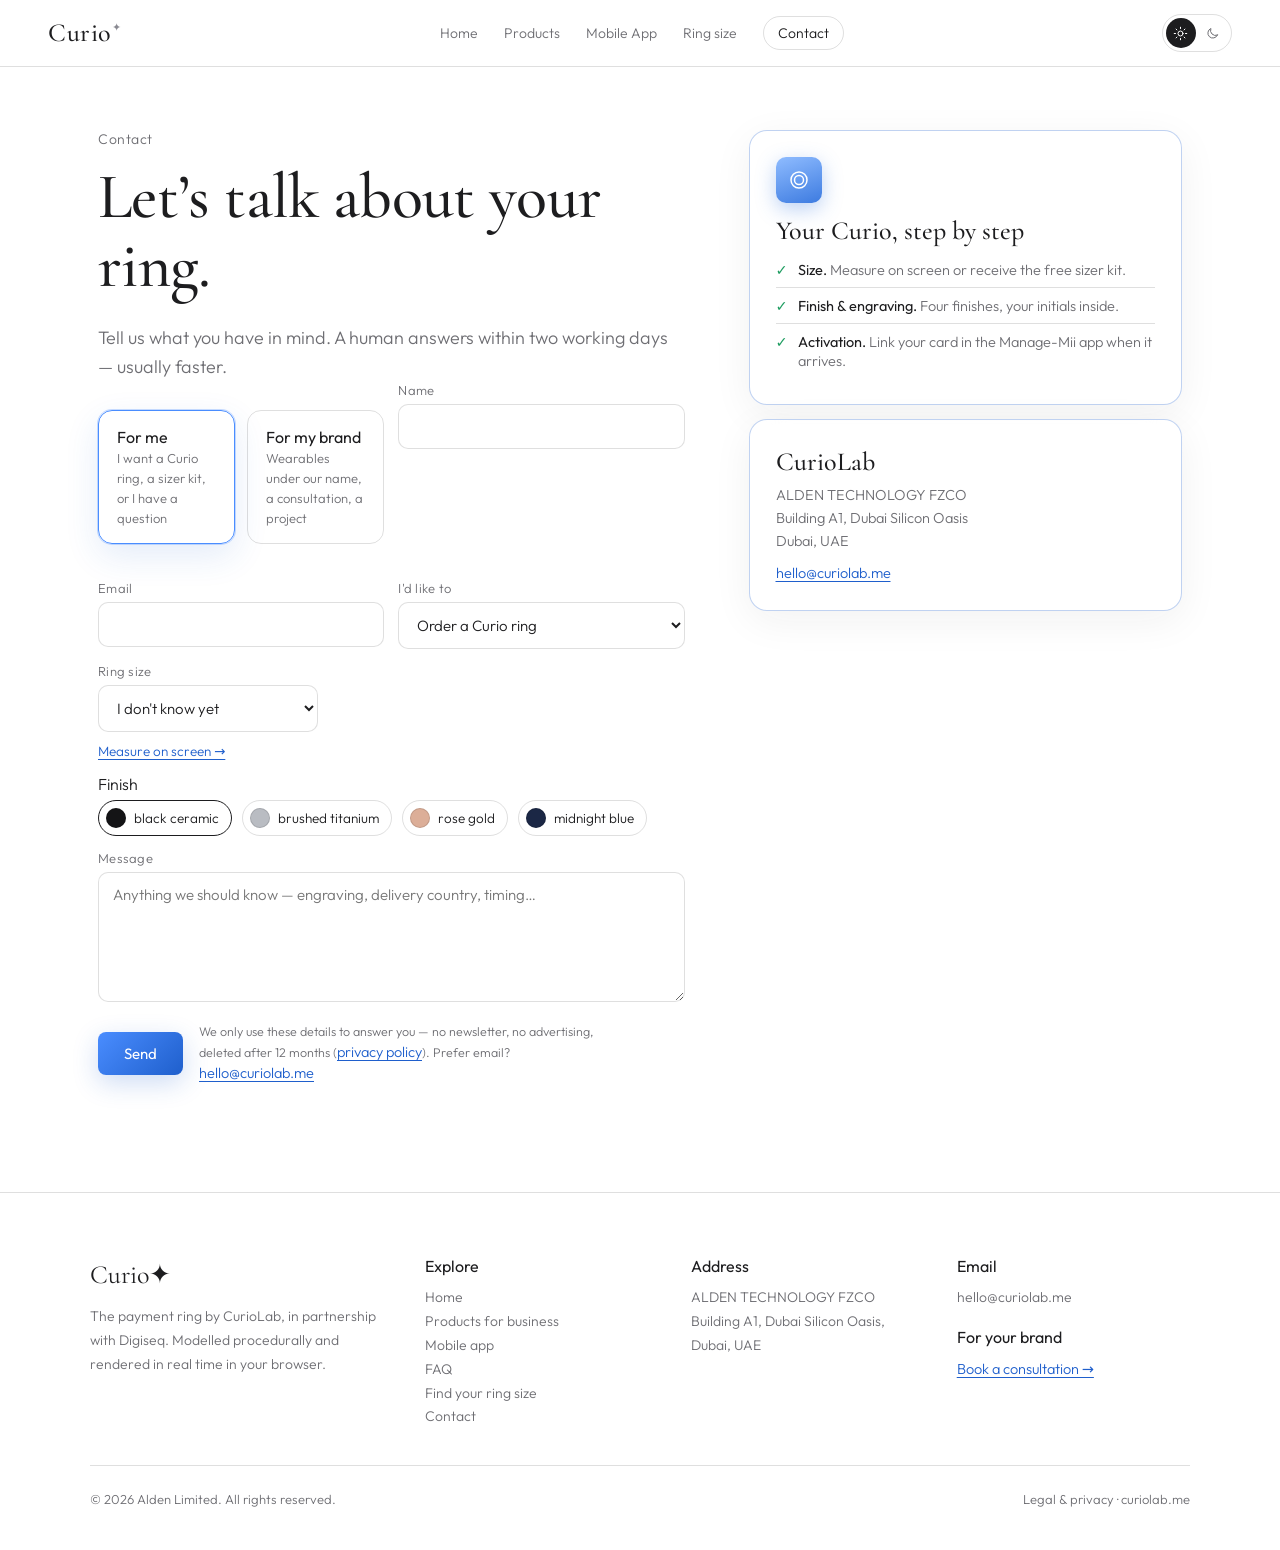
<file: contact.html>
<!DOCTYPE html>
<html lang="en">
<head>
<meta charset="UTF-8">
<meta name="viewport" content="width=device-width, initial-scale=1.0, viewport-fit=cover">
<title>Curio — Contact</title>
<meta name="description" content="Order your Curio ring, ask for the free sizer kit, or book a consultation for your brand. We answer within two working days.">
<link rel="icon" href="assets/favicon.svg" type="image/svg+xml">
<link rel="canonical" href="https://curiolab.me/contact.html">
<meta property="og:type" content="website">
<meta property="og:site_name" content="Curio by CurioLab">
<meta property="og:title" content="Curio — Contact">
<meta property="og:description" content="Order your ring, ask for the free sizer kit, or book a consultation for your brand.">
<meta property="og:url" content="https://curiolab.me/contact.html">
<meta property="og:image" content="https://curiolab.me/assets/og.png">
<meta name="twitter:card" content="summary_large_image">
<link rel="stylesheet" href="assets/fonts.css">
<link rel="stylesheet" href="assets/site.css">
<script>try{ if (localStorage.getItem('curio-theme') === 'dark') document.documentElement.setAttribute('data-theme','dark'); }catch(e){}</script>
<style>
  main{ padding:clamp(40px, 8vh, 90px) 0 12vh; }
  .layout{ display:grid; grid-template-columns:minmax(0, 1.15fr) minmax(280px, .85fr); gap:clamp(30px, 5vw, 80px); align-items:start; }
  h1{ font-family:'Cormorant Garamond',serif; font-weight:500; font-size:clamp(38px, 5vw, 64px); line-height:1.08; letter-spacing:-.01em; margin-bottom:.35em; }
  .lede{ max-width:34em; }

  /* Who are you: two big choices that reshape the form */
  .who{ display:grid; grid-template-columns:1fr 1fr; gap:12px; margin:28px 0 22px; }
  .who label{
    border:1px solid var(--hairline); border-radius:14px; padding:16px 18px; cursor:pointer;
    display:flex; gap:12px; align-items:center;
    transition:border-color .2s ease, box-shadow .2s ease;
  }
  .who input{ position:absolute; opacity:0; pointer-events:none; }
  .who label:has(input:checked){ border-color:var(--blue); box-shadow:0 0 0 1px rgba(74,141,255,.3), 0 12px 34px rgba(31,95,204,.12); }
  .who b{ display:block; font-weight:400; font-size:16px; }
  .who small{ color:var(--ink-dim); font-size:13px; }

  form{ display:grid; grid-template-columns:1fr 1fr; gap:14px; }
  .field{ display:flex; flex-direction:column; gap:6px; }
  .field--full{ grid-column:1 / -1; }
  label.lab{ font-size:13px; color:var(--ink-dim); letter-spacing:.02em; }
  .field input, .field select, .field textarea{
    width:100%; padding:12px 14px; border:1px solid var(--hairline); border-radius:10px; background:var(--card-bg);
    font-size:15px; color:var(--ink); font-weight:300;
    transition:border-color .2s ease, box-shadow .2s ease;
  }
  .field input:focus, .field select:focus, .field textarea:focus{ outline:none; border-color:var(--blue); box-shadow:0 0 0 3px rgba(74,141,255,.15); }
  .field textarea{ min-height:130px; resize:vertical; }
  .only-ring, .only-business{ display:none; }
  form[data-who="individual"] .only-ring{ display:flex; }
  form[data-who="business"] .only-business{ display:flex; }

  .sizeRow{ display:flex; gap:10px; align-items:center; flex-wrap:wrap; }
  .sizeRow select{ max-width:220px; }
  .sizeRow a{ font-size:13.5px; }
  .finishes{ display:flex; gap:10px; flex-wrap:wrap; }
  .finishes label{ display:inline-flex; align-items:center; gap:8px; border:1px solid var(--hairline); border-radius:999px; padding:7px 12px 7px 7px; font-size:13.5px; cursor:pointer; }
  .finishes input{ position:absolute; opacity:0; pointer-events:none; }
  .finishes label:has(input:checked){ border-color:var(--ink); }
  .finishes i{ width:20px; height:20px; border-radius:50%; box-shadow:inset 0 0 0 1px rgba(0,0,0,.12); }

  .submit{ grid-column:1 / -1; display:flex; align-items:center; gap:16px; flex-wrap:wrap; margin-top:6px; }
  .submit .note{ font-size:12.5px; color:var(--ink-dim); line-height:1.5; max-width:34em; }
  .hp{ position:absolute; left:-9999px; }
  .done{
    display:none; grid-column:1 / -1;
    border:1px solid rgba(31,157,97,.35); border-radius:14px; padding:18px 20px; background:rgba(31,157,97,.06);
    color:var(--ink); font-size:15px; line-height:1.6;
  }
  .done b{ font-weight:500; color:var(--ok); }
  form.is-sent .done{ display:block; }
  form.is-sent .field, form.is-sent .submit, form.is-sent .who{ display:none; }

  /* Side column */
  .side{ display:flex; flex-direction:column; gap:14px; position:sticky; top:84px; }
  .side .card h3{ font-family:'Cormorant Garamond',serif; font-weight:500; font-size:26px; margin-bottom:6px; }
  .side .card p{ font-size:14.5px; }
  .side .card .icon{ margin-bottom:12px; }
  .side ul{ list-style:none; }
  .side li{ display:flex; gap:10px; align-items:flex-start; padding:8px 0; border-top:1px solid var(--hairline); font-size:14.5px; color:var(--ink-dim); }
  .side li:first-child{ border-top:0; }
  .side li b{ color:var(--ink); font-weight:400; }
  .side li::before{ content:"✓"; color:var(--ok); }

  @media (min-width:1600px){
    .field input, .field select, .field textarea{ font-size:16px; padding:14px 16px; }
    .who b{ font-size:17px; } .who small{ font-size:14px; }
    .side .card p, .side li{ font-size:15.5px; }
  }
  @media (max-width:900px){
    .layout{ grid-template-columns:1fr; }
    .side{ position:static; }
  }
  @media (max-width:560px){
    form{ grid-template-columns:1fr; }
    .who{ grid-template-columns:1fr; }
  }
</style>
</head>
<body class="padded">
<a class="skip" href="#form">Skip to the form</a>

<header class="nav" id="nav">
  <a class="brand" href="index.html">Curio<span class="star">✦</span></a>
  <nav class="nav__links" aria-label="Main">
    <a href="index.html">Home</a>
    <a href="products.html">Products</a>
    <a href="mobile-app.html">Mobile App</a>
    <a href="size.html">Ring size</a>
    <a class="nav__size" href="size.html" hidden></a>
    <a class="nav__cta" href="contact.html" aria-current="page">Contact</a>
  </nav>
  <div class="nav__right">
    <div class="nav__theme" role="group" aria-label="Colour theme">
      <button type="button" data-theme-set="light" aria-pressed="true" aria-label="Light mode" title="Light"><svg viewBox="0 0 24 24"><circle cx="12" cy="12" r="4"/><path d="M12 2v2M12 20v2M2 12h2M20 12h2M4.9 4.9l1.4 1.4M17.7 17.7l1.4 1.4M4.9 19.1l1.4-1.4M17.7 6.3l1.4-1.4"/></svg></button>
      <button type="button" data-theme-set="dark" aria-pressed="false" aria-label="Dark mode" title="Dark"><svg viewBox="0 0 24 24"><path d="M20 14.5A8 8 0 0 1 9.5 4a8 8 0 1 0 10.5 10.5z"/></svg></button>
    </div>
    <button class="nav__burger" id="burger" type="button" aria-label="Menu" aria-expanded="false"><span></span></button>
  </div>
</header>

<main>
  <div class="wrap layout">
    <div>
      <p class="eyebrow">Contact</p>
      <h1 id="title">Let's talk about your ring.</h1>
      <p class="lede" id="intro">Tell us what you have in mind. A human answers within two working days — usually faster.</p>

      <form id="form" data-who="individual" data-endpoint="" novalidate>
        <div class="who" role="radiogroup" aria-label="I am">
          <label><input type="radio" name="who" value="individual" checked><span><b>For me</b><small>I want a Curio ring, a sizer kit, or I have a question</small></span></label>
          <label><input type="radio" name="who" value="business"><span><b>For my brand</b><small>Wearables under our name, a consultation, a project</small></span></label>
        </div>

        <div class="field"><label class="lab" for="name">Name</label><input id="name" name="name" type="text" autocomplete="name" required></div>
        <div class="field"><label class="lab" for="email">Email</label><input id="email" name="email" type="email" autocomplete="email" required></div>

        <div class="field only-business"><label class="lab" for="company">Company</label><input id="company" name="company" type="text" autocomplete="organization"></div>
        <div class="field only-business">
          <label class="lab" for="product">Interested in</label>
          <select id="product" name="product">
            <option value="">Choose…</option>
            <option value="smart-active-rings">Smart active rings</option>
            <option value="ceramic-rings">Ceramic rings</option>
            <option value="metal-rings">Metal rings</option>
            <option value="wristbands">Wristbands</option>
            <option value="keyrings">Keyrings</option>
            <option value="mobile-app">Mobile app / SDK</option>
            <option value="consulting">Consulting</option>
            <option value="events">Event management / Fan ID</option>
          </select>
        </div>
        <div class="field only-business"><label class="lab" for="volume">Estimated volume</label><input id="volume" name="volume" type="text" placeholder="e.g. 500 rings for an event"></div>

        <div class="field only-ring">
          <label class="lab" for="subject">I'd like to</label>
          <select id="subject" name="subject">
            <option value="order">Order a Curio ring</option>
            <option value="sizer">Receive the free sizer kit</option>
            <option value="app">Ask about the Manage-Mii app</option>
            <option value="question">Ask something else</option>
          </select>
        </div>
        <div class="field only-ring">
          <label class="lab" for="size">Ring size</label>
          <div class="sizeRow">
            <select id="size" name="size"><option value="">I don't know yet</option></select>
            <a class="textlink" style="margin-top:0" href="size.html">Measure on screen →</a>
          </div>
        </div>
        <div class="field field--full only-ring">
          <span class="lab">Finish</span>
          <div class="finishes" id="finishes" role="radiogroup" aria-label="Finish"></div>
        </div>

        <div class="field field--full"><label class="lab" for="message">Message</label><textarea id="message" name="message" placeholder="Anything we should know — engraving, delivery country, timing…"></textarea></div>
        <input class="hp" type="text" name="website" tabindex="-1" autocomplete="off" aria-hidden="true">

        <div class="submit">
          <button class="btn" type="submit" id="send">Send</button>
          <p class="note">We only use these details to answer you — no newsletter, no advertising, deleted after 12 months (<a class="textlink" style="margin-top:0" href="legal.html#privacy">privacy policy</a>). Prefer email? <a class="textlink" style="margin-top:0" href="mailto:hello@curiolab.me">hello@curiolab.me</a></p>
        </div>

        <div class="done" id="done" role="status"><b>Sent.</b> Thank you — we'll come back to you at the address you gave. <span id="doneExtra"></span></div>
      </form>
    </div>

    <aside class="side">
      <div class="card" id="sideRing">
        <span class="icon" aria-hidden="true"><svg viewBox="0 0 24 24"><circle cx="12" cy="12" r="8"/><circle cx="12" cy="12" r="4.5"/></svg></span>
        <h3>Your Curio, step by step</h3>
        <ul>
          <li><span><b>Size.</b> Measure on screen or receive the free sizer kit.</span></li>
          <li><span><b>Finish &amp; engraving.</b> Four finishes, your initials inside.</span></li>
          <li><span><b>Activation.</b> Link your card in the Manage-Mii app when it arrives.</span></li>
        </ul>
      </div>
      <div class="card" id="sideBiz" hidden>
        <span class="icon" aria-hidden="true"><svg viewBox="0 0 24 24"><path d="M4 8l8-4 8 4v8l-8 4-8-4z"/><path d="M4 8l8 4 8-4M12 12v8"/></svg></span>
        <h3>Free consultation</h3>
        <p>We help you make confident technology decisions that fit your goals — form factor, volumes, branding, timelines.</p>
        <ul>
          <li><span><b>Rings, wristbands, keyrings</b> with a payment-certified secure element.</span></li>
          <li><span><b>White-label app</b> or SDK, in partnership with Digiseq.</span></li>
          <li><span><b>Events:</b> Fan ID, access, vouchers, cloakroom.</span></li>
        </ul>
      </div>
      <div class="card">
        <h3>CurioLab</h3>
        <p>ALDEN TECHNOLOGY FZCO<br>Building A1, Dubai Silicon Oasis<br>Dubai, UAE</p>
        <p style="margin-top:8px"><a class="textlink" style="margin-top:0" href="mailto:hello@curiolab.me">hello@curiolab.me</a></p>
      </div>
    </aside>
  </div>
</main>

<footer class="site" id="contact">
  <div class="cols">
    <div>
      <div class="fm">Curio✦</div>
      <p>The payment ring by CurioLab, in partnership with Digiseq. Modelled procedurally and rendered in real time in your browser.</p>
    </div>
    <div>
      <h4>Explore</h4>
      <ul>
        <li><a href="index.html">Home</a></li>
        <li><a href="products.html">Products for business</a></li>
        <li><a href="mobile-app.html">Mobile app</a></li>
        <li><a href="mobile-app.html#faq">FAQ</a></li>
        <li><a href="size.html">Find your ring size</a></li>
        <li><a href="contact.html">Contact</a></li>
      </ul>
    </div>
    <div>
      <h4>Address</h4>
      <p>ALDEN TECHNOLOGY FZCO<br>Building A1, Dubai Silicon Oasis, Dubai, UAE</p>
    </div>
    <div>
      <h4>Email</h4>
      <p><a href="mailto:hello@curiolab.me">hello@curiolab.me</a></p>
      <h4 style="margin-top:14px">For your brand</h4>
      <p><a class="textlink" style="margin-top:0" href="contact.html?who=business">Book a consultation →</a></p>
    </div>
  </div>
  <div class="legal">
    <span>© <span id="year"></span> Alden Limited. All rights reserved.</span>
    <span><a href="legal.html">Legal &amp; privacy</a> · curiolab.me</span>
  </div>
</footer>

<script src="assets/nav.js"></script>
<script>
(function(){
  var params = new URLSearchParams(location.search);
  var form = document.getElementById('form');
  var FINISHES = [
    { id:'black', label:'black ceramic', swatch:'#141416' },
    { id:'titanium', label:'brushed titanium', swatch:'#b9bcc2' },
    { id:'rose', label:'rose gold', swatch:'#dcae98' },
    { id:'night', label:'midnight blue', swatch:'#1b2745' }
  ];
  var mem = CurioMemory.read();

  /* Sizes: US with EU/UK, preselected from ?size= or the sizer result */
  var sizeSel = document.getElementById('size');
  CurioSizes.forEach(function(s){
    var o = document.createElement('option');
    o.value = s.us; o.textContent = CurioSizes.label(s) + ' — ' + s.mm.toFixed(1) + ' mm';
    sizeSel.appendChild(o);
  });
  var qSize = params.get('size');
  if (qSize && CurioSizes.byUs(qSize) >= 0) sizeSel.value = qSize;
  else if (mem.done && mem.sizeIndex >= 0) sizeSel.value = CurioSizes[mem.sizeIndex].us;

  /* Finishes */
  var fin = document.getElementById('finishes');
  var wantFinish = params.get('finish') || mem.finish || 'black';
  FINISHES.forEach(function(f){
    var l = document.createElement('label');
    l.innerHTML = '<input type="radio" name="finish" value="' + f.id + '"><i style="background:' + f.swatch + '"></i>' + f.label;
    if (f.id === wantFinish) l.querySelector('input').checked = true;
    fin.appendChild(l);
  });

  /* Who + subject from the URL (?who=business, ?interest=ring, ?subject=sizer|app|order) */
  var who = params.get('who') === 'business' || params.get('interest') === 'business' ? 'business' : 'individual';
  if (params.get('product')) who = 'business';
  function setWho(w){
    form.setAttribute('data-who', w);
    form.querySelector('input[name=who][value=' + w + ']').checked = true;
    document.getElementById('sideRing').hidden = w !== 'individual';
    document.getElementById('sideBiz').hidden = w !== 'business';
    document.getElementById('title').textContent = w === 'business' ? 'Let’s build it under your name.' : 'Let’s talk about your ring.';
    document.getElementById('intro').textContent = w === 'business'
      ? 'Rings, wristbands, keyrings, an app — tell us about the project and we’ll come back with options and timelines.'
      : 'Tell us what you have in mind. A human answers within two working days — usually faster.';
  }
  setWho(who);
  Array.prototype.forEach.call(form.querySelectorAll('input[name=who]'), function(r){ r.addEventListener('change', function(){ setWho(r.value); }); });
  if (params.get('subject')) document.getElementById('subject').value = params.get('subject');
  if (params.get('product')) document.getElementById('product').value = params.get('product');
  if (params.get('bank')){   // from "Is my bank supported?" on the app page
    document.getElementById('subject').value = 'app';
    form.message.value = 'Is my bank supported by Manage-Mii? Bank: ' + params.get('bank');
  }

  /* Submit: POST to the endpoint when one is configured (e.g. Formspree), else hand over to the mail client */
  form.addEventListener('submit', function(e){
    e.preventDefault();
    if (form.website.value) return;   // honeypot
    if (!form.name.value.trim() || !/^[^@\s]+@[^@\s]+\.[^@\s]+$/.test(form.email.value)){
      (form.name.value.trim() ? form.email : form.name).focus();
      (form.name.value.trim() ? form.email : form.name).style.borderColor = '#e0453a';
      return;
    }
    var w = form.getAttribute('data-who');
    var data = { who:w, name:form.name.value.trim(), email:form.email.value.trim(), message:form.message.value.trim() };
    if (w === 'individual'){
      data.subject = form.subject.value; data.size = form.size.value;
      var f = form.querySelector('input[name=finish]:checked'); data.finish = f ? f.value : '';
    } else {
      data.company = form.company.value.trim(); data.product = form.product.value; data.volume = form.volume.value.trim();
    }
    var endpoint = form.getAttribute('data-endpoint');
    var btn = document.getElementById('send');
    function done(extra){
      form.classList.add('is-sent');
      document.getElementById('doneExtra').textContent = extra || '';
      form.scrollIntoView({ behavior:'smooth', block:'start' });
    }
    if (endpoint){
      btn.disabled = true; btn.textContent = 'Sending…';
      fetch(endpoint, { method:'POST', headers:{ 'Accept':'application/json', 'Content-Type':'application/json' }, body:JSON.stringify(data) })
        .then(function(r){ if (!r.ok) throw new Error(r.status); done(); })
        .catch(function(){ btn.disabled = false; btn.textContent = 'Send'; mailto(data); });
    } else {
      mailto(data);
      done('Your mail client has opened with the message ready to send.');
    }
    function mailto(d){
      var subj = d.who === 'business' ? 'Consultation request — ' + (d.product || 'wearables') : ({ order:'Order a Curio ring', sizer:'Free sizer kit', app:'Manage-Mii app', question:'Question' }[d.subject] || 'Curio');
      var lines = [];
      Object.keys(d).forEach(function(k){ if (d[k]) lines.push(k + ': ' + d[k]); });
      location.href = 'mailto:hello@curiolab.me?subject=' + encodeURIComponent(subj) + '&body=' + encodeURIComponent(lines.join('\n'));
    }
  });
})();
</script>
</body>
</html>
</file>
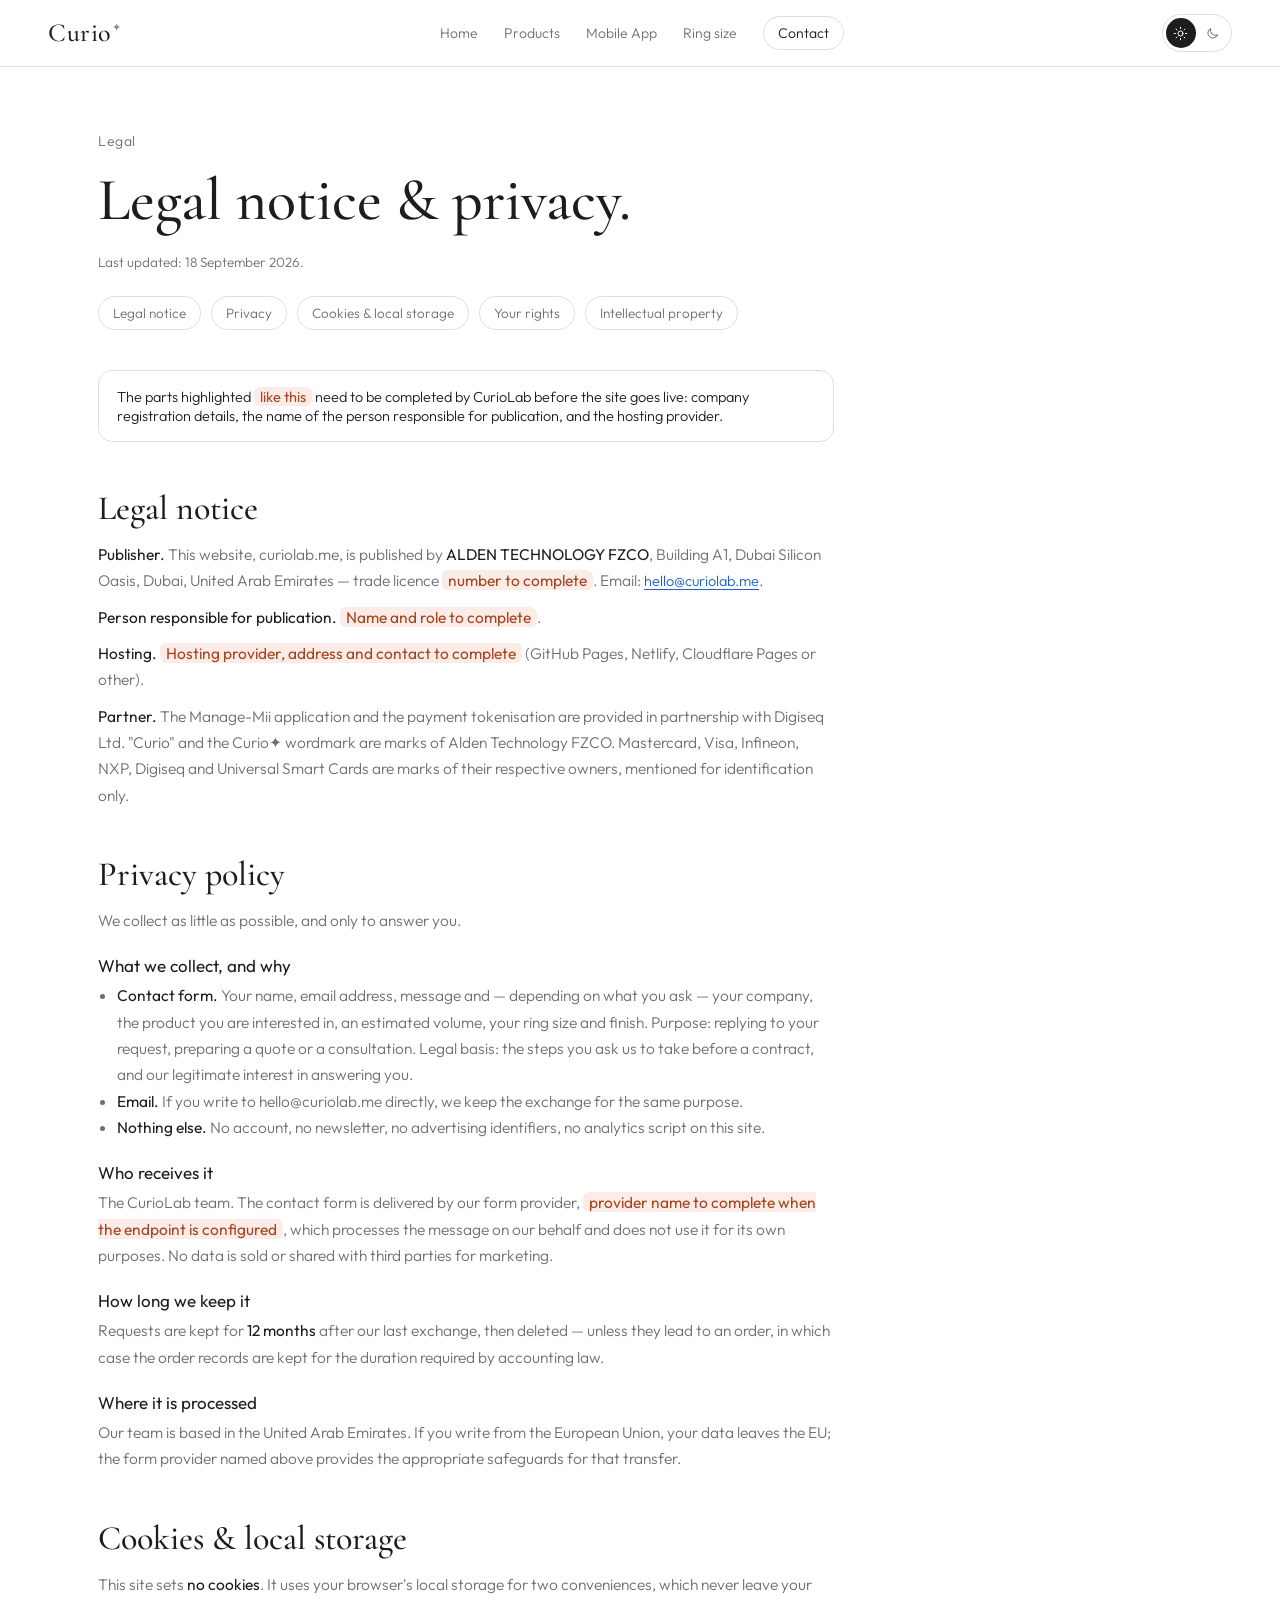
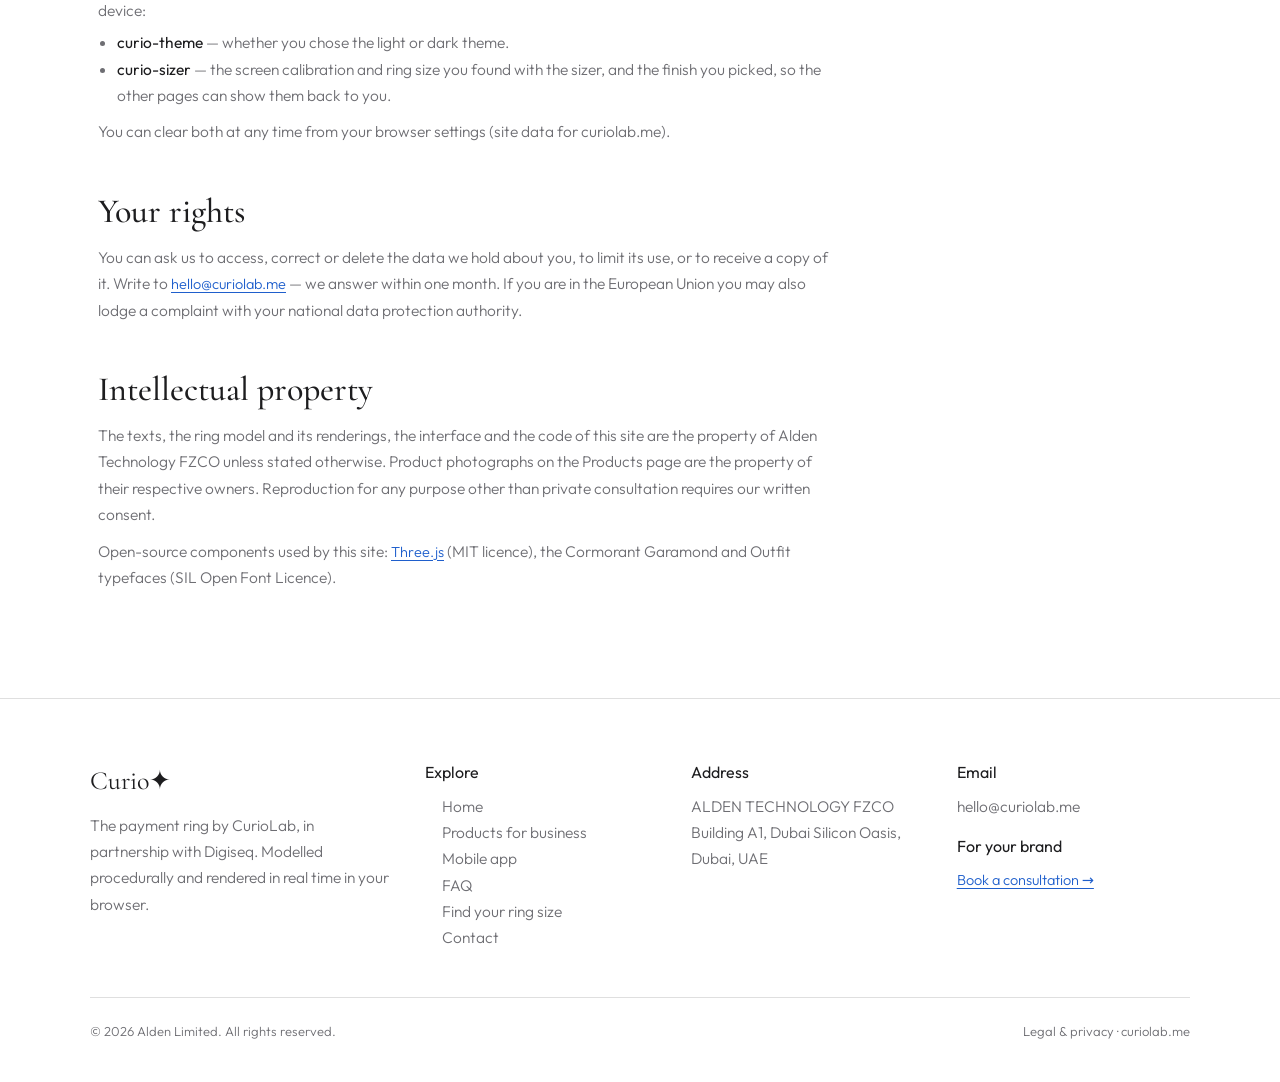
<file: legal.html>
<!DOCTYPE html>
<html lang="en">
<head>
<meta charset="UTF-8">
<meta name="viewport" content="width=device-width, initial-scale=1.0, viewport-fit=cover">
<title>Curio — Legal & privacy</title>
<meta name="description" content="Legal notice and privacy policy of curiolab.me, the Curio payment ring by CurioLab (Alden Technology FZCO).">
<link rel="icon" href="assets/favicon.svg" type="image/svg+xml">
<link rel="canonical" href="https://curiolab.me/legal.html">
<meta name="robots" content="noindex, follow">
<link rel="stylesheet" href="assets/fonts.css">
<link rel="stylesheet" href="assets/site.css">
<script>try{ if (localStorage.getItem('curio-theme') === 'dark') document.documentElement.setAttribute('data-theme','dark'); }catch(e){}</script>
<style>
  main{ padding:clamp(40px, 8vh, 90px) 0 12vh; }
  .doc{ max-width:46em; }
  h1{ font-family:'Cormorant Garamond',serif; font-weight:500; font-size:clamp(38px, 5vw, 60px); line-height:1.08; margin-bottom:.3em; }
  .toc{ display:flex; gap:10px; flex-wrap:wrap; margin:22px 0 40px; }
  .toc a{ border:1px solid var(--hairline); border-radius:999px; padding:7px 14px; font-size:13.5px; color:var(--ink-dim); }
  .toc a:hover{ color:var(--ink); border-color:var(--ink); }
  h2{ font-family:'Cormorant Garamond',serif; font-weight:500; font-size:clamp(26px, 3vw, 34px); margin:46px 0 12px; scroll-margin-top:80px; }
  h3{ font-weight:400; font-size:17px; margin:22px 0 6px; }
  p, li{ color:var(--ink-dim); font-size:15.5px; line-height:1.7; }
  ul{ padding-left:1.2em; margin:6px 0 10px; }
  p + p{ margin-top:10px; }
  b{ color:var(--ink); font-weight:400; }
  .fill{ background:rgba(224,96,58,.12); color:#a5451f; border-radius:6px; padding:0 6px; font-weight:400; }
  :root[data-theme="dark"] .fill{ color:#f0a58a; }
  .box{ border:1px solid var(--hairline); border-radius:14px; padding:16px 18px; margin:18px 0; font-size:14.5px; }
  .updated{ font-size:13.5px; color:var(--ink-dim); }
</style>
</head>
<body class="padded">
<a class="skip" href="#notice">Skip to content</a>

<header class="nav" id="nav">
  <a class="brand" href="index.html">Curio<span class="star">✦</span></a>
  <nav class="nav__links" aria-label="Main">
    <a href="index.html">Home</a>
    <a href="products.html">Products</a>
    <a href="mobile-app.html">Mobile App</a>
    <a href="size.html">Ring size</a>
    <a class="nav__size" href="size.html" hidden></a>
    <a class="nav__cta" href="contact.html">Contact</a>
  </nav>
  <div class="nav__right">
    <div class="nav__theme" role="group" aria-label="Colour theme">
      <button type="button" data-theme-set="light" aria-pressed="true" aria-label="Light mode" title="Light"><svg viewBox="0 0 24 24"><circle cx="12" cy="12" r="4"/><path d="M12 2v2M12 20v2M2 12h2M20 12h2M4.9 4.9l1.4 1.4M17.7 17.7l1.4 1.4M4.9 19.1l1.4-1.4M17.7 6.3l1.4-1.4"/></svg></button>
      <button type="button" data-theme-set="dark" aria-pressed="false" aria-label="Dark mode" title="Dark"><svg viewBox="0 0 24 24"><path d="M20 14.5A8 8 0 0 1 9.5 4a8 8 0 1 0 10.5 10.5z"/></svg></button>
    </div>
    <button class="nav__burger" id="burger" type="button" aria-label="Menu" aria-expanded="false"><span></span></button>
  </div>
</header>

<main>
  <div class="wrap">
    <div class="doc">
      <p class="eyebrow">Legal</p>
      <h1>Legal notice &amp; privacy.</h1>
      <p class="updated">Last updated: 18 September 2026.</p>
      <div class="toc">
        <a href="#notice">Legal notice</a>
        <a href="#privacy">Privacy</a>
        <a href="#storage">Cookies &amp; local storage</a>
        <a href="#rights">Your rights</a>
        <a href="#ip">Intellectual property</a>
      </div>

      <div class="box">The parts highlighted <span class="fill">like this</span> need to be completed by CurioLab before the site goes live: company registration details, the name of the person responsible for publication, and the hosting provider.</div>

      <h2 id="notice">Legal notice</h2>
      <p><b>Publisher.</b> This website, curiolab.me, is published by <b>ALDEN TECHNOLOGY FZCO</b>, Building A1, Dubai Silicon Oasis, Dubai, United Arab Emirates — trade licence <span class="fill">number to complete</span>. Email: <a class="textlink" style="margin-top:0" href="mailto:hello@curiolab.me">hello@curiolab.me</a>.</p>
      <p><b>Person responsible for publication.</b> <span class="fill">Name and role to complete</span>.</p>
      <p><b>Hosting.</b> <span class="fill">Hosting provider, address and contact to complete</span> (GitHub Pages, Netlify, Cloudflare Pages or other).</p>
      <p><b>Partner.</b> The Manage-Mii application and the payment tokenisation are provided in partnership with Digiseq Ltd. "Curio" and the Curio✦ wordmark are marks of Alden Technology FZCO. Mastercard, Visa, Infineon, NXP, Digiseq and Universal Smart Cards are marks of their respective owners, mentioned for identification only.</p>

      <h2 id="privacy">Privacy policy</h2>
      <p>We collect as little as possible, and only to answer you.</p>
      <h3>What we collect, and why</h3>
      <ul>
        <li><b>Contact form.</b> Your name, email address, message and — depending on what you ask — your company, the product you are interested in, an estimated volume, your ring size and finish. Purpose: replying to your request, preparing a quote or a consultation. Legal basis: the steps you ask us to take before a contract, and our legitimate interest in answering you.</li>
        <li><b>Email.</b> If you write to hello@curiolab.me directly, we keep the exchange for the same purpose.</li>
        <li><b>Nothing else.</b> No account, no newsletter, no advertising identifiers, no analytics script on this site.</li>
      </ul>
      <h3>Who receives it</h3>
      <p>The CurioLab team. The contact form is delivered by our form provider, <span class="fill">provider name to complete when the endpoint is configured</span>, which processes the message on our behalf and does not use it for its own purposes. No data is sold or shared with third parties for marketing.</p>
      <h3>How long we keep it</h3>
      <p>Requests are kept for <b>12 months</b> after our last exchange, then deleted — unless they lead to an order, in which case the order records are kept for the duration required by accounting law.</p>
      <h3>Where it is processed</h3>
      <p>Our team is based in the United Arab Emirates. If you write from the European Union, your data leaves the EU; the form provider named above provides the appropriate safeguards for that transfer.</p>

      <h2 id="storage">Cookies &amp; local storage</h2>
      <p>This site sets <b>no cookies</b>. It uses your browser's local storage for two conveniences, which never leave your device:</p>
      <ul>
        <li><b>curio-theme</b> — whether you chose the light or dark theme.</li>
        <li><b>curio-sizer</b> — the screen calibration and ring size you found with the sizer, and the finish you picked, so the other pages can show them back to you.</li>
      </ul>
      <p>You can clear both at any time from your browser settings (site data for curiolab.me).</p>

      <h2 id="rights">Your rights</h2>
      <p>You can ask us to access, correct or delete the data we hold about you, to limit its use, or to receive a copy of it. Write to <a class="textlink" style="margin-top:0" href="mailto:hello@curiolab.me?subject=Privacy%20request">hello@curiolab.me</a> — we answer within one month. If you are in the European Union you may also lodge a complaint with your national data protection authority.</p>

      <h2 id="ip">Intellectual property</h2>
      <p>The texts, the ring model and its renderings, the interface and the code of this site are the property of Alden Technology FZCO unless stated otherwise. Product photographs on the Products page are the property of their respective owners. Reproduction for any purpose other than private consultation requires our written consent.</p>
      <p>Open-source components used by this site: <a class="textlink" style="margin-top:0" href="https://threejs.org" rel="noopener" target="_blank">Three.js</a> (MIT licence), the Cormorant Garamond and Outfit typefaces (SIL Open Font Licence).</p>
    </div>
  </div>
</main>

<footer class="site" id="contact">
  <div class="cols">
    <div>
      <div class="fm">Curio✦</div>
      <p>The payment ring by CurioLab, in partnership with Digiseq. Modelled procedurally and rendered in real time in your browser.</p>
    </div>
    <div>
      <h4>Explore</h4>
      <ul>
        <li><a href="index.html">Home</a></li>
        <li><a href="products.html">Products for business</a></li>
        <li><a href="mobile-app.html">Mobile app</a></li>
        <li><a href="mobile-app.html#faq">FAQ</a></li>
        <li><a href="size.html">Find your ring size</a></li>
        <li><a href="contact.html">Contact</a></li>
      </ul>
    </div>
    <div>
      <h4>Address</h4>
      <p>ALDEN TECHNOLOGY FZCO<br>Building A1, Dubai Silicon Oasis, Dubai, UAE</p>
    </div>
    <div>
      <h4>Email</h4>
      <p><a href="mailto:hello@curiolab.me">hello@curiolab.me</a></p>
      <h4 style="margin-top:14px">For your brand</h4>
      <p><a class="textlink" style="margin-top:0" href="contact.html?who=business">Book a consultation →</a></p>
    </div>
  </div>
  <div class="legal">
    <span>© <span id="year"></span> Alden Limited. All rights reserved.</span>
    <span><a href="legal.html">Legal &amp; privacy</a> · curiolab.me</span>
  </div>
</footer>

<script src="assets/nav.js"></script>
</body>
</html>
</file>
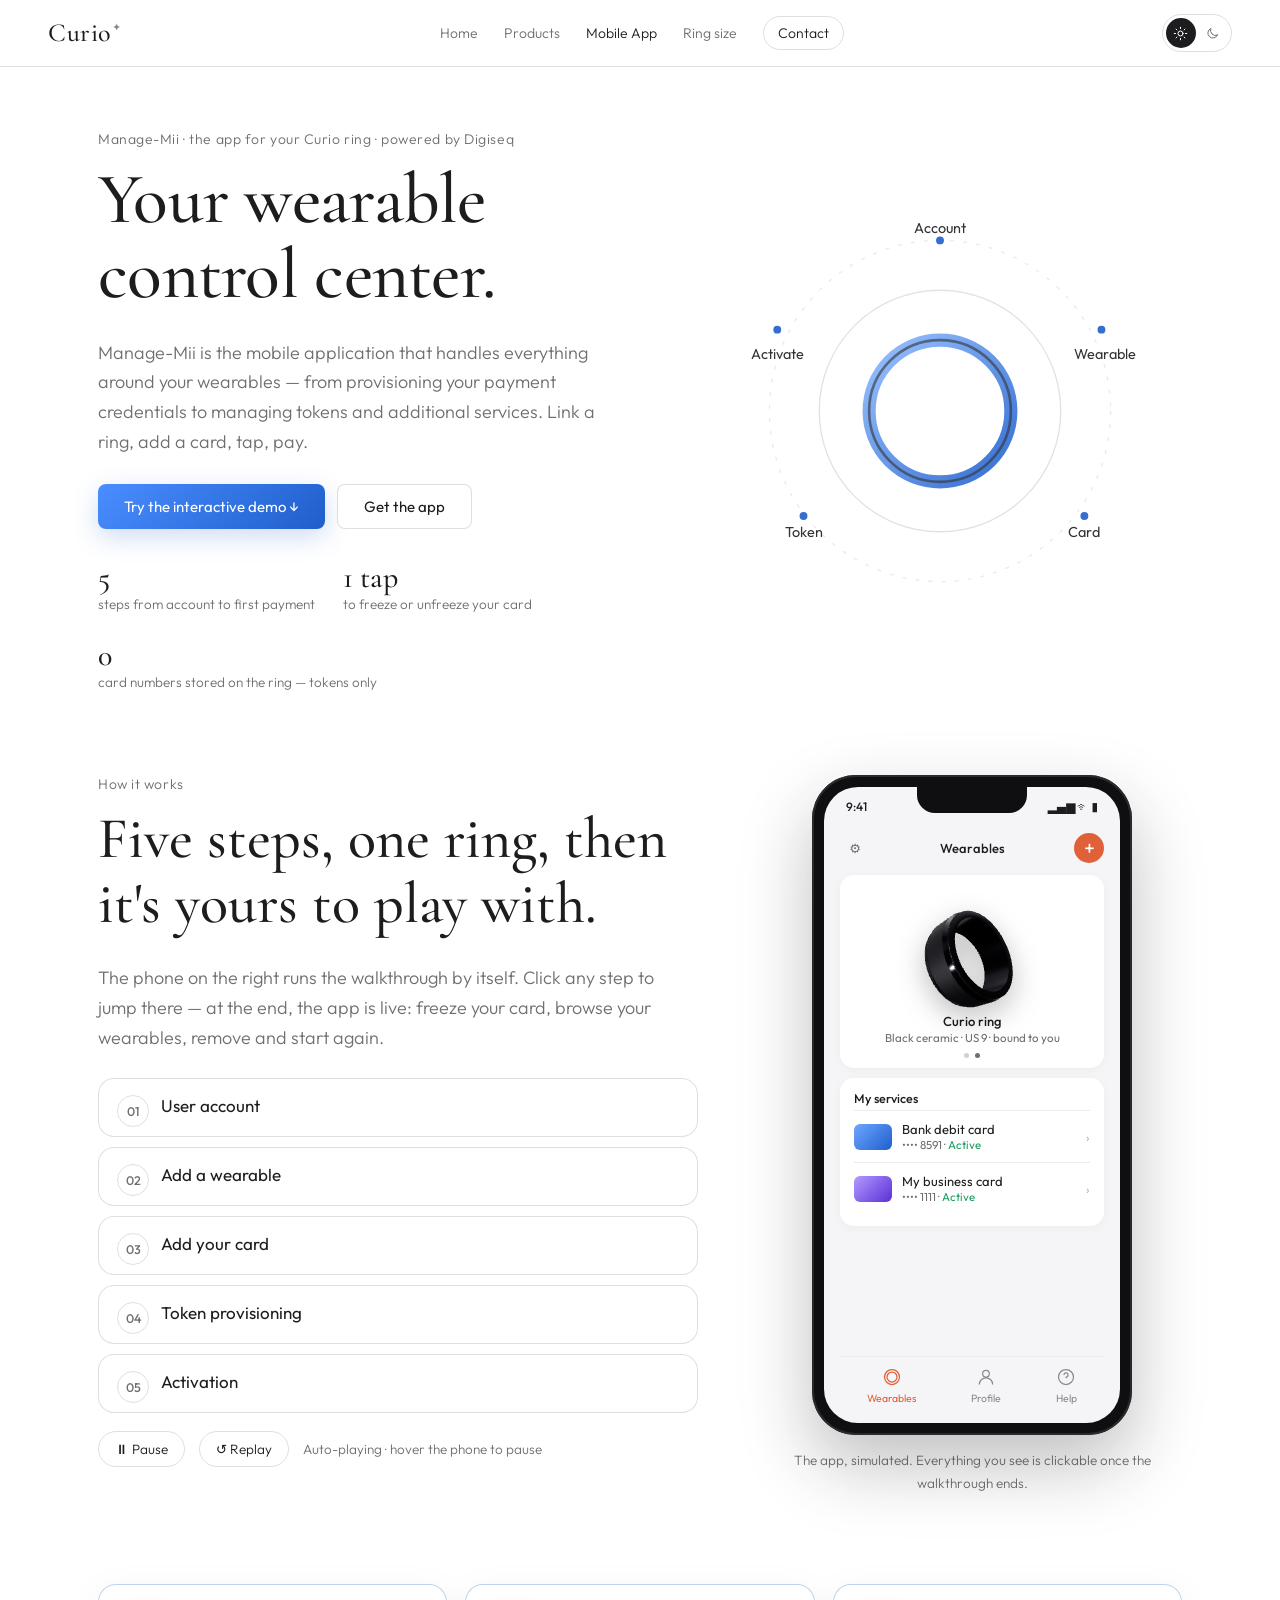
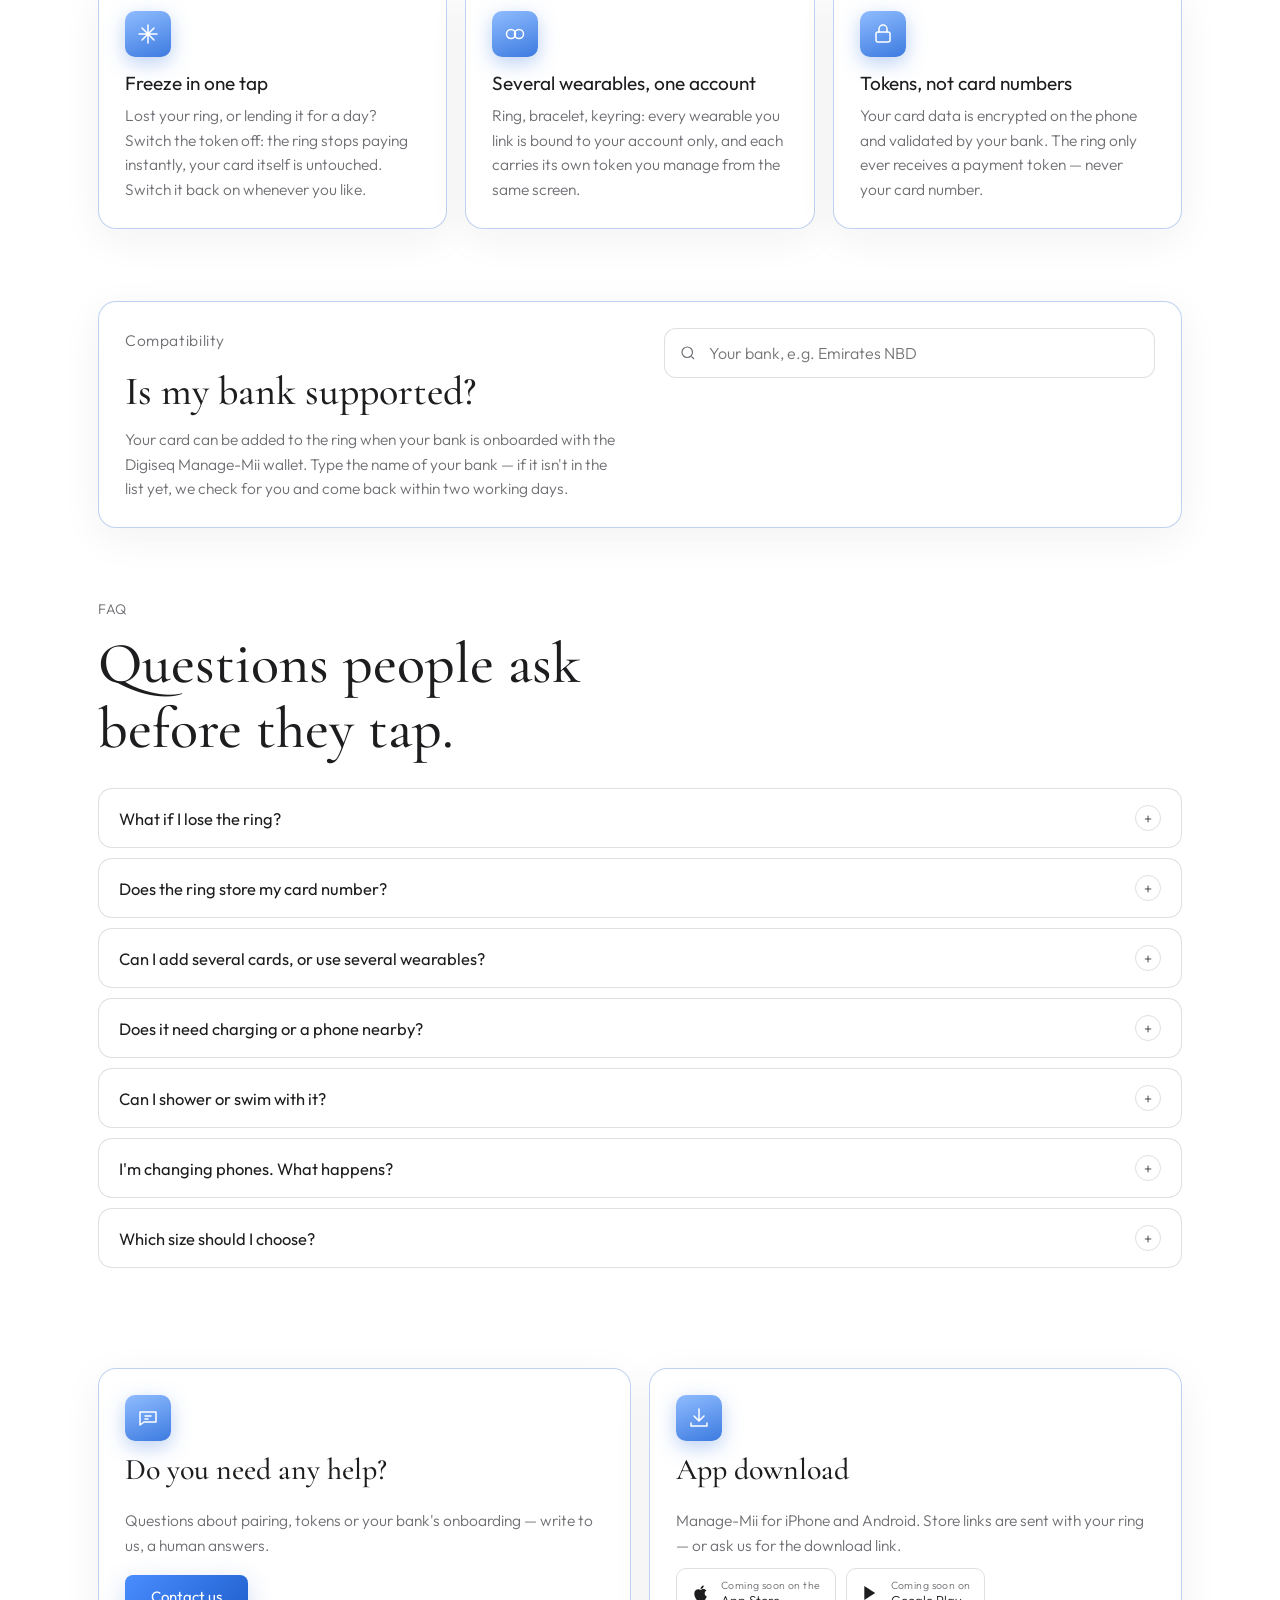
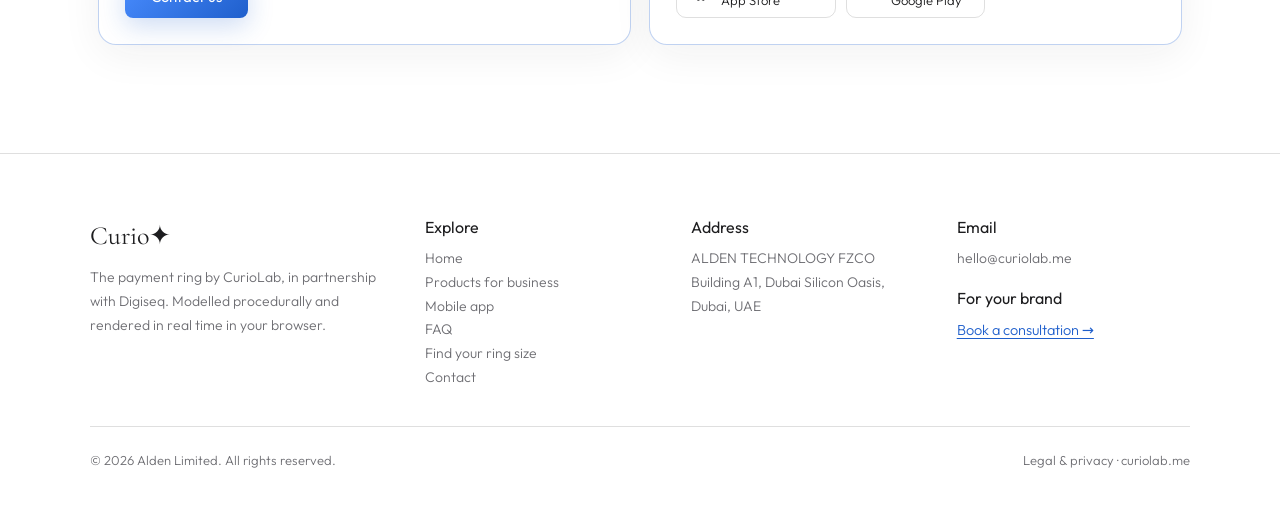
<file: mobile-app.html>
<!DOCTYPE html>
<html lang="en">
<head>
<meta charset="UTF-8">
<meta name="viewport" content="width=device-width, initial-scale=1.0, viewport-fit=cover">
<title>Curio — Manage-Mii mobile app</title>
<meta name="description" content="Manage-Mii, the mobile app for your Curio ring: link your wearables, add your card, provision a payment token and activate it — try the interactive walkthrough.">
<link rel="icon" href="assets/favicon.svg" type="image/svg+xml">
<link rel="canonical" href="https://curiolab.me/mobile-app.html">
<meta property="og:type" content="website">
<meta property="og:site_name" content="Curio by CurioLab">
<meta property="og:title" content="Curio — Manage-Mii mobile app">
<meta property="og:description" content="Your wearable control center: link a ring, add a card, tap, pay. Try the interactive walkthrough.">
<meta property="og:url" content="https://curiolab.me/mobile-app.html">
<meta property="og:image" content="https://curiolab.me/assets/og.png">
<meta name="twitter:card" content="summary_large_image">
<link rel="stylesheet" href="assets/fonts.css">
<link rel="stylesheet" href="assets/site.css">
<script>try{ if (localStorage.getItem('curio-theme') === 'dark') document.documentElement.setAttribute('data-theme','dark'); }catch(e){}</script>
<style>
  :root{ --orange:#e0603a; }
  html{ scroll-behavior:smooth; }

  /* ---------- Hero ---------- */
  .hero{ padding:clamp(40px, 8vh, 90px) 0 30px; }
  .hero .wrap{ display:grid; grid-template-columns:1.05fr .95fr; gap:clamp(30px, 5vw, 70px); align-items:center; }
  .hero h1{ font-family:'Cormorant Garamond',serif; font-weight:500; font-size:clamp(42px, 5.6vw, 72px); line-height:1.05; letter-spacing:-.01em; margin-bottom:.35em; }
  .hero .actions{ display:flex; gap:12px; flex-wrap:wrap; margin-top:28px; }
  .hero .facts{ display:flex; gap:28px; flex-wrap:wrap; margin-top:34px; }
  .hero .facts div b{ display:block; font-family:'Cormorant Garamond',serif; font-weight:500; font-size:30px; line-height:1; }
  .hero .facts div span{ font-size:13.5px; color:var(--ink-dim); }

  /* ---------- Walkthrough ---------- */
  .walk{ padding:6vh 0 10vh; }
  .walk .wrap{ display:grid; grid-template-columns:1fr minmax(300px, 420px); gap:clamp(30px, 5vw, 80px); align-items:start; }
  .walk .head{ max-width:36em; margin-bottom:26px; }
  .steps{ list-style:none; display:flex; flex-direction:column; gap:10px; }
  .step{
    position:relative; border:1px solid var(--hairline); border-radius:16px; background:var(--card-bg);
    padding:16px 18px 16px 62px; text-align:left; width:100%;
    transition:border-color .3s ease, box-shadow .3s ease; overflow:hidden;
  }
  .step::before{
    content:attr(data-n); position:absolute; left:18px; top:16px;
    width:30px; height:30px; border-radius:50%; display:grid; place-items:center;
    border:1px solid var(--hairline); font-size:12.5px; font-weight:500; color:var(--ink-dim);
    transition:all .3s ease;
  }
  .step b{ display:block; font-weight:400; font-size:17px; margin-bottom:4px; }
  .step p{ color:var(--ink-dim); font-size:14px; line-height:1.55; max-height:0; opacity:0; overflow:hidden; transition:max-height .45s ease, opacity .35s ease; }
  .step .bar{ position:absolute; left:0; right:0; bottom:0; height:2px; background:var(--blue-2); transform:scaleX(0); transform-origin:left; }
  .step.is-active{ border-color:var(--blue); box-shadow:0 12px 34px rgba(31,95,204,.12); }
  .step.is-active::before{ background:var(--ink); color:#fff; border-color:var(--ink); }
  .step.is-done::before{ background:var(--ok); color:#fff; border-color:var(--ok); content:"✓"; }
  .step.is-active p{ max-height:12em; opacity:1; }
  .walk.is-playing .step.is-active .bar{ animation:fill var(--step-ms) linear forwards; }
  .walk.is-paused .step.is-active .bar{ animation-play-state:paused; }
  @keyframes fill{ to{ transform:scaleX(1); } }
  .walk .controls{ display:flex; align-items:center; gap:14px; margin-top:18px; font-size:13.5px; color:var(--ink-dim); flex-wrap:wrap; }
  .walk .controls button{ border:1px solid var(--hairline); border-radius:999px; padding:8px 16px; color:var(--ink); display:inline-flex; gap:8px; align-items:center; }
  .walk .controls button:hover{ border-color:var(--ink); }
  .walk .controls .free{ display:none; color:var(--ok); }
  .walk.is-free .controls .free{ display:inline; }

  /* ---------- The phone ---------- */
  .phoneWrap{ position:sticky; top:84px; display:flex; flex-direction:column; align-items:center; gap:14px; }
  .phone{
    position:relative; width:min(100%, 320px); aspect-ratio:320/660;
    border-radius:44px; background:#0f0f11;
    box-shadow:0 30px 70px rgba(29,29,31,.28), inset 0 0 0 2px #2a2a2e;
    padding:12px;
  }
  .phone::before{ content:""; position:absolute; top:12px; left:50%; transform:translateX(-50%); width:110px; height:26px; background:#0f0f11; border-radius:0 0 18px 18px; z-index:3; }
  .screen{ position:relative; width:100%; height:100%; border-radius:34px; overflow:hidden; background:#f5f5f7; color:#1d1d1f; font-size:13px; font-weight:400; }
  .status{ position:absolute; top:0; left:0; right:0; z-index:2; display:flex; justify-content:space-between; padding:12px 22px; font-size:12px; font-weight:500; }
  .scr{ position:absolute; inset:0; padding:46px 16px 18px; display:flex; flex-direction:column; opacity:0; transform:translateX(24px); transition:opacity .4s ease, transform .4s ease; pointer-events:none; }
  .scr.is-active{ opacity:1; transform:none; pointer-events:auto; }
  .scr h4{ font-weight:500; font-size:15px; text-align:center; margin-bottom:14px; }
  .scr .hint{ text-align:center; color:#6e6e73; font-size:12.5px; line-height:1.5; }
  .appbar{ display:flex; align-items:center; justify-content:space-between; margin-bottom:12px; }
  .appbar .back{ color:var(--orange); font-size:13px; }
  .appbar button{ width:30px; height:30px; border-radius:50%; display:grid; place-items:center; color:#6e6e73; }
  .appbar .plus{ background:var(--orange); color:#fff; font-size:20px; line-height:1; }
  .tile{ background:#fff; border-radius:14px; padding:12px 14px; box-shadow:0 2px 10px rgba(0,0,0,.04); }
  .tile + .tile{ margin-top:10px; }
  .row{ display:flex; align-items:center; justify-content:space-between; padding:10px 0; border-top:1px solid #ececee; font-size:13px; }
  .row:first-child{ border-top:0; }
  .row .dim{ color:#6e6e73; }
  .row .chev{ color:#b0b0b6; }
  .svc{ display:flex; align-items:center; gap:10px; }
  .svc .th{ width:38px; height:26px; border-radius:6px; background:linear-gradient(135deg,#6fa6ff,#1f5fcc); flex:none; }
  .svc .th.biz{ background:linear-gradient(135deg,#b39bff,#5b2fd6); }
  .svc small{ display:block; color:#6e6e73; font-size:11.5px; }
  .svc small i{ font-style:normal; color:var(--ok); }
  .tabs{ margin-top:auto; display:flex; justify-content:space-around; padding-top:10px; border-top:1px solid #ececee; font-size:10.5px; color:#8a8a92; }
  .tabs button{ display:flex; flex-direction:column; align-items:center; gap:4px; font-size:10.5px; color:#8a8a92; }
  .tabs button svg{ width:20px; height:20px; stroke:currentColor; fill:none; stroke-width:1.5; }
  .tabs button.is-on{ color:var(--orange); }
  .wearable{ text-align:center; padding:14px 12px 10px; }
  .wearable .ringSlot{ height:120px; position:relative; }
  .wearable b{ display:block; font-weight:500; margin-top:4px; }
  .wearable small{ color:#6e6e73; font-size:11.5px; }
  .wearable .dots{ display:flex; justify-content:center; gap:6px; margin-top:8px; }
  .wearable .dots i{ width:5px; height:5px; border-radius:50%; background:#d0d0d5; }
  .wearable .dots i.on{ background:#6e6e73; }

  /* Ring (3D canvas or CSS fallback) parked in the current screen */
  .ringcv{ position:absolute; z-index:2; width:150px; height:120px; pointer-events:none; transition:left .6s cubic-bezier(.4,0,.2,1), top .6s cubic-bezier(.4,0,.2,1), transform .6s ease, opacity .4s ease; left:calc(50% - 75px); top:112px; }
  .ringcv canvas{ width:100%; height:100%; display:block; filter:drop-shadow(0 10px 14px rgba(0,0,0,.25)); }
  .ringcv .css{ width:96px; height:96px; margin:12px auto; border-radius:50%; background:radial-gradient(circle at 40% 35%, #3a3a40, #101012 60%); box-shadow:inset 0 0 0 16px #1b1b1d, inset 0 0 0 18px #3d3d44, 0 10px 14px rgba(0,0,0,.25); display:none; }
  .phone[data-gl="false"] .ringcv .css{ display:block; }
  .phone[data-gl="false"] .ringcv canvas{ display:none; }
  .phone[data-step="1"] .ringcv, .phone[data-step="3"] .ringcv, .phone[data-step="5"] .ringcv{ opacity:0; }
  .phone[data-step="2"] .ringcv{ top:180px; transform:scale(.9); }
  .phone[data-step="4"] .ringcv{ top:330px; transform:scale(.75); animation:tap 2.6s ease-in-out infinite; }
  @keyframes tap{ 0%,100%{ transform:scale(.75) translateY(0); } 50%{ transform:scale(.75) translateY(-56px); } }

  /* 01 account */
  .field{ background:#fff; border-radius:12px; padding:11px 14px; color:#6e6e73; font-size:13px; border:1px solid #ececee; margin-top:10px; display:flex; justify-content:space-between; }
  .field b{ color:#1d1d1f; font-weight:400; }
  .scr .cta{ margin-top:16px; background:var(--orange); color:#fff; border-radius:12px; padding:12px; text-align:center; font-weight:500; transition:background .3s ease; }
  .scr .cta.done{ background:var(--ok); }
  .scr--account .logo{ font-family:'Cormorant Garamond',serif; font-size:34px; text-align:center; margin:24px 0 8px; }
  .scr--account .logo .star{ font-size:.42em; vertical-align:.9em; color:#8a8a92; }
  .typed{ border-right:1.5px solid var(--orange); animation:caret .8s steps(1) infinite; }
  @keyframes caret{ 50%{ border-color:transparent; } }

  /* 02 pairing */
  .radar{ position:relative; height:220px; display:grid; place-items:center; }
  .radar i{ position:absolute; width:120px; height:120px; border-radius:50%; border:1px solid rgba(31,95,204,.45); animation:ping 2.2s ease-out infinite; }
  .radar i:nth-child(2){ animation-delay:.7s; } .radar i:nth-child(3){ animation-delay:1.4s; }
  @keyframes ping{ from{ transform:scale(.5); opacity:.9; } to{ transform:scale(2.2); opacity:0; } }
  .scr--pair .found{ margin-top:auto; }
  .scr--pair .found .tile{ opacity:0; transform:translateY(10px); transition:all .5s ease; }
  .scr--pair.is-active .found .tile{ opacity:1; transform:none; transition-delay:1.6s; }
  .scr--pair.is-active .found .tile:nth-child(2){ transition-delay:2.8s; }

  /* card visual */
  .bank{
    position:relative; aspect-ratio:1.586; border-radius:14px; overflow:hidden;
    background:linear-gradient(135deg, #2b3a67 0%, #1f5fcc 55%, #6fa6ff 100%);
    color:#fff; padding:14px 16px; display:flex; flex-direction:column; justify-content:space-between;
    box-shadow:0 12px 30px rgba(31,95,204,.25); transition:filter .5s ease;
  }
  .bank::after{ content:""; position:absolute; inset:0; background:radial-gradient(circle at 80% 20%, rgba(255,255,255,.25), transparent 40%); }
  .bank .chip{ width:34px; height:24px; border-radius:6px; background:linear-gradient(135deg,#f3d27a,#c99a2e); }
  .bank .num{ font-size:15px; letter-spacing:.14em; font-weight:400; }
  .bank .meta{ display:flex; justify-content:space-between; font-size:10.5px; opacity:.85; letter-spacing:.06em; }
  .bank .frost{ position:absolute; inset:0; display:grid; place-items:center; background:rgba(210,228,255,.55); opacity:0; transition:opacity .5s ease; font-size:44px; color:#fff; text-shadow:0 2px 10px rgba(0,40,120,.35); }
  .bank.is-frozen{ filter:saturate(.2) blur(1.2px); }
  .bank.is-frozen .frost{ opacity:1; }
  .scr--card .bank{ transform:translateY(30px) rotate(-4deg); opacity:0; transition:all .6s cubic-bezier(.2,.7,.2,1); }
  .scr--card.is-active .bank{ transform:none; opacity:1; transition-delay:.2s; }
  .checks{ list-style:none; margin-top:16px; }
  .checks li{ display:flex; align-items:center; gap:10px; padding:9px 0; border-top:1px solid #ececee; font-size:12.5px; color:#6e6e73; opacity:.35; transition:opacity .4s ease; }
  .checks li i{ width:18px; height:18px; border-radius:50%; border:1px solid #d0d0d5; display:grid; place-items:center; font-size:11px; font-style:normal; color:#fff; }
  .scr--card.is-active .checks li{ opacity:1; }
  .scr--card.is-active .checks li i{ background:var(--ok); border-color:var(--ok); }
  .scr--card.is-active .checks li:nth-child(1){ transition-delay:1.1s; } .scr--card.is-active .checks li:nth-child(2){ transition-delay:2.2s; } .scr--card.is-active .checks li:nth-child(3){ transition-delay:3.3s; }

  /* 04 tap */
  .backphone{ position:relative; margin:10px auto 0; width:150px; height:250px; border-radius:26px; background:linear-gradient(160deg,#2a2a2e,#0f0f11); box-shadow:0 14px 34px rgba(0,0,0,.25); }
  .backphone::before{ content:""; position:absolute; top:14px; left:14px; width:44px; height:44px; border-radius:12px; background:#3a3a40; }
  .backphone .nfc{ position:absolute; left:50%; top:52%; width:80px; height:80px; transform:translate(-50%,-50%); }
  .backphone .nfc i{ position:absolute; inset:0; border-radius:50%; border:1.5px solid rgba(74,141,255,.85); animation:ping 1.8s ease-out infinite; }
  .backphone .nfc i:nth-child(2){ animation-delay:.6s; } .backphone .nfc i:nth-child(3){ animation-delay:1.2s; }
  .prog{ margin-top:auto; }
  .prog .track{ height:4px; border-radius:2px; background:#e6e6ea; overflow:hidden; }
  .prog .track i{ display:block; height:100%; width:0; background:var(--blue-2); }
  .scr--tap.is-active .prog .track i{ animation:load 4.2s ease-in-out forwards .4s; }
  @keyframes load{ 20%{ width:8%; } 60%{ width:55%; } 100%{ width:100%; } }
  .prog small{ display:block; margin-top:8px; color:#6e6e73; font-size:12px; text-align:center; }

  /* 05 my card */
  .toggle{ width:44px; height:26px; border-radius:13px; background:#d0d0d5; position:relative; transition:background .3s ease; flex:none; }
  .toggle::after{ content:""; position:absolute; top:3px; left:3px; width:20px; height:20px; border-radius:50%; background:#fff; box-shadow:0 1px 4px rgba(0,0,0,.2); transition:transform .3s ease; }
  .toggle.is-on{ background:var(--orange); }
  .toggle.is-on::after{ transform:translateX(18px); }
  .scr--activate .remove{ margin-top:10px; text-align:center; color:#e0453a; padding:11px; background:#fff; border-radius:14px; width:100%; }
  .ready{ margin-top:10px; text-align:center; font-size:12.5px; color:var(--ok); opacity:0; transition:opacity .4s ease; }
  .ready.is-on{ opacity:1; }
  .toast{ position:absolute; left:16px; right:16px; bottom:70px; background:#1d1d1f; color:#fff; border-radius:12px; padding:10px 14px; font-size:12.5px; text-align:center; opacity:0; transform:translateY(8px); transition:all .3s ease; pointer-events:none; }
  .toast.is-on{ opacity:1; transform:none; }

  /* ---------- Features / help ---------- */
  .features{ padding:0 0 8vh; }
  .features .grid{ display:grid; grid-template-columns:repeat(3, 1fr); gap:18px; }
  .features .card h3{ font-size:19px; margin:14px 0 8px; }
  .help{ padding:0 0 12vh; }
  .help .grid{ display:grid; grid-template-columns:1fr 1fr; gap:18px; }
  .help .card{ display:flex; flex-direction:column; align-items:flex-start; gap:10px; }
  .help .card h3{ font-family:'Cormorant Garamond',serif; font-weight:500; font-size:30px; }
  .help .card .btn{ margin-top:auto; }
  .stores{ display:flex; gap:10px; flex-wrap:wrap; }
  .store{ display:inline-flex; align-items:center; gap:10px; border:1px solid var(--hairline); border-radius:10px; padding:9px 14px; font-size:13px; color:var(--ink); }
  .store small{ display:block; font-size:10.5px; color:var(--ink-dim); letter-spacing:.04em; }
  .store svg{ width:20px; height:20px; fill:var(--ink); }

  /* ---------- Is my bank supported? ---------- */
  .banks{ padding:0 0 8vh; }
  .banks .card{ display:grid; grid-template-columns:minmax(0, 1fr) minmax(280px, 1fr); gap:clamp(24px, 4vw, 48px); align-items:start; }
  .banks h2{ font-family:'Cormorant Garamond',serif; font-weight:500; font-size:clamp(28px, 3.4vw, 40px); margin-bottom:.3em; }
  .search{ position:relative; }
  .search input{
    width:100%; padding:14px 16px 14px 44px; border:1px solid var(--hairline); border-radius:12px;
    background:var(--card-bg); color:var(--ink); font-size:16px; font-weight:300;
  }
  .search input:focus{ outline:none; border-color:var(--blue); box-shadow:0 0 0 3px rgba(74,141,255,.15); }
  .search svg{ position:absolute; left:15px; top:50%; transform:translateY(-50%); width:18px; height:18px; stroke:var(--ink-dim); fill:none; stroke-width:1.6; }
  .bankList{ list-style:none; margin-top:10px; border:1px solid var(--hairline); border-radius:12px; overflow:hidden; }
  .bankList:empty{ display:none; }
  .bankList li{ display:flex; justify-content:space-between; gap:12px; padding:11px 14px; border-top:1px solid var(--hairline); font-size:14.5px; }
  .bankList li:first-child{ border-top:0; }
  .bankList small{ color:var(--ink-dim); }
  .bankList .st{ font-size:12.5px; border-radius:999px; padding:3px 9px; white-space:nowrap; }
  .st--live{ color:var(--ok); border:1px solid rgba(31,157,97,.35); }
  .st--soon{ color:var(--blue-ink); border:1px solid var(--card-line); }
  .bankNone{ margin-top:12px; border:1px dashed var(--hairline); border-radius:12px; padding:14px 16px; font-size:14.5px; color:var(--ink-dim); display:none; }
  .bankNone.is-on{ display:block; }
  .bankNone b{ color:var(--ink); font-weight:400; }
  .bankNone .btn{ margin-top:10px; padding:10px 18px; font-size:14px; }

  /* ---------- FAQ ---------- */
  .faq{ padding:0 0 10vh; }
  .faq .head{ max-width:36em; margin-bottom:22px; }
  .faq details{ border:1px solid var(--hairline); border-radius:14px; background:var(--card-bg); margin-bottom:10px; }
  .faq summary{ cursor:pointer; list-style:none; padding:16px 20px; font-size:16.5px; font-weight:400; display:flex; justify-content:space-between; align-items:center; gap:16px; }
  .faq summary::-webkit-details-marker{ display:none; }
  .faq summary::after{ content:"+"; width:24px; height:24px; border-radius:50%; border:1px solid var(--hairline); display:grid; place-items:center; font-size:15px; color:var(--ink-dim); flex:none; transition:transform .25s ease; }
  .faq details[open] summary::after{ content:"–"; }
  .faq details p{ padding:0 20px 18px; color:var(--ink-dim); font-size:15px; line-height:1.65; max-width:60em; }
  .faq details p a{ color:var(--blue-ink); text-decoration:underline; text-underline-offset:3px; }

  @media (prefers-reduced-motion: reduce){ .radar i, .backphone .nfc i, .phone[data-step="4"] .ringcv, .typed{ animation:none; } }
  @media (min-width:1600px){
    .walk .wrap{ grid-template-columns:1fr minmax(340px, 460px); }
    .step b{ font-size:19px; } .step p{ font-size:15.5px; }
    .faq summary{ font-size:18px; } .faq details p{ font-size:16px; }
    .search input{ font-size:17px; }
  }
  @media (max-width:900px){ .banks .card{ grid-template-columns:1fr; } }
  @media (max-width:1000px){ .features .grid{ grid-template-columns:1fr; } }
  @media (max-width:900px){
    .hero .wrap{ grid-template-columns:1fr; }
    .hero .visual{ display:none; }
    .walk .wrap{ grid-template-columns:1fr; }
    .phoneWrap{ position:static; order:-1; }
    .help .grid{ grid-template-columns:1fr; }
  }
</style>
</head>
<body class="padded">
<a class="skip" href="#walkthrough">Skip to the demo</a>

<header class="nav" id="nav">
  <a class="brand" href="index.html">Curio<span class="star">✦</span></a>
  <nav class="nav__links" aria-label="Main">
    <a href="index.html">Home</a>
    <a href="products.html">Products</a>
    <a href="mobile-app.html" aria-current="page">Mobile App</a>
    <a href="size.html">Ring size</a>
    <a class="nav__size" href="size.html" hidden></a>
    <a class="nav__cta" href="contact.html">Contact</a>
  </nav>
  <div class="nav__right">
    <div class="nav__theme" role="group" aria-label="Colour theme">
      <button type="button" data-theme-set="light" aria-pressed="true" aria-label="Light mode" title="Light"><svg viewBox="0 0 24 24"><circle cx="12" cy="12" r="4"/><path d="M12 2v2M12 20v2M2 12h2M20 12h2M4.9 4.9l1.4 1.4M17.7 17.7l1.4 1.4M4.9 19.1l1.4-1.4M17.7 6.3l1.4-1.4"/></svg></button>
      <button type="button" data-theme-set="dark" aria-pressed="false" aria-label="Dark mode" title="Dark"><svg viewBox="0 0 24 24"><path d="M20 14.5A8 8 0 0 1 9.5 4a8 8 0 1 0 10.5 10.5z"/></svg></button>
    </div>
    <button class="nav__burger" id="burger" type="button" aria-label="Menu" aria-expanded="false"><span></span></button>
  </div>
</header>

<main>
  <!-- ===== Hero ===== -->
  <section class="hero">
    <div class="wrap">
      <div>
        <p class="eyebrow">Manage-Mii · the app for your Curio ring · powered by Digiseq</p>
        <h1>Your wearable control center.</h1>
        <p class="lede">Manage-Mii is the mobile application that handles everything around your wearables — from provisioning your payment credentials to managing tokens and additional services. Link a ring, add a card, tap, pay.</p>
        <div class="actions">
          <a class="btn" href="#walkthrough">Try the interactive demo ↓</a>
          <a class="btn btn--ghost" href="#download">Get the app</a>
        </div>
        <div class="facts">
          <div><b>5</b><span>steps from account to first payment</span></div>
          <div><b>1 tap</b><span>to freeze or unfreeze your card</span></div>
          <div><b>0</b><span>card numbers stored on the ring — tokens only</span></div>
        </div>
      </div>
      <div class="visual" aria-hidden="true">
        <svg viewBox="0 0 320 320" width="100%" style="max-width:420px;display:block;margin:0 auto;opacity:.9">
          <defs><linearGradient id="g" x1="0" y1="0" x2="1" y2="1"><stop offset="0" stop-color="#8fbcff"/><stop offset="1" stop-color="#1f5fcc"/></linearGradient></defs>
          <circle cx="160" cy="160" r="130" fill="none" stroke="rgba(29,29,31,.1)" stroke-dasharray="3 7"/>
          <circle cx="160" cy="160" r="92" fill="none" stroke="rgba(29,29,31,.14)"/>
          <circle cx="160" cy="160" r="54" fill="none" stroke="url(#g)" stroke-width="10"/>
          <circle cx="160" cy="160" r="54" fill="none" stroke="#1d1d1f" stroke-width="2" opacity=".6"/>
          <g fill="#1d1d1f" font-family="Outfit, sans-serif" font-size="11" font-weight="400">
            <text x="160" y="24" text-anchor="middle">Account</text>
            <text x="286" y="120" text-anchor="middle">Wearable</text>
            <text x="270" y="256" text-anchor="middle">Card</text>
            <text x="56" y="256" text-anchor="middle">Token</text>
            <text x="36" y="120" text-anchor="middle">Activate</text>
          </g>
          <g fill="#1f5fcc"><circle cx="160" cy="30" r="3"/><circle cx="283" cy="98" r="3"/><circle cx="270" cy="240" r="3"/><circle cx="56" cy="240" r="3"/><circle cx="36" cy="98" r="3"/></g>
        </svg>
      </div>
    </div>
  </section>

  <!-- ===== Interactive walkthrough ===== -->
  <section class="walk is-playing" id="walkthrough">
    <div class="wrap">
      <div>
        <div class="head reveal">
          <p class="eyebrow">How it works</p>
          <h2 class="h2">Five steps, one ring, then it's yours to play with.</h2>
          <p class="lede">The phone on the right runs the walkthrough by itself. Click any step to jump there — at the end, the app is live: freeze your card, browse your wearables, remove and start again.</p>
        </div>
        <ol class="steps" id="steps">
          <li><button class="step" type="button" data-n="01" data-step="1"><b>User account</b><p>As a user you create an account — all your wearables will be linked to this account so you can manage them any time.</p><span class="bar"></span></button></li>
          <li><button class="step" type="button" data-n="02" data-step="2"><b>Add a wearable</b><p>When you link a wearable to your account it becomes bound only to you, and cannot be managed by any other account.</p><span class="bar"></span></button></li>
          <li><button class="step" type="button" data-n="03" data-step="3"><b>Add your card</b><p>When you add your card to the wearable, the card data is encrypted on your phone and passed to your bank for validation via the payment scheme. If the bank is onboarded with the Digiseq Manage-Mii wallet, a token is issued for your wearable.</p><span class="bar"></span></button></li>
          <li><button class="step" type="button" data-n="04" data-step="4"><b>Token provisioning</b><p>You will be asked to tap your wearable on the back of your phone to load the payment credentials — the payment token — onto your wearable.</p><span class="bar"></span></button></li>
          <li><button class="step" type="button" data-n="05" data-step="5"><b>Activation</b><p>Once the token is provisioned, the last step is activating it. On the activation screen you choose your preferred activation method and the request is sent to your bank. Once activated, it is available for paying anywhere.</p><span class="bar"></span></button></li>
        </ol>
        <div class="controls">
          <button type="button" id="playBtn">⏸ Pause</button>
          <button type="button" id="replayBtn">↺ Replay</button>
          <span id="status">Auto-playing · hover the phone to pause</span>
          <span class="free">● Live — the app is yours</span>
        </div>
      </div>

      <div class="phoneWrap">
        <div class="phone" id="phone" data-step="0" data-gl="false" aria-label="Manage-Mii app demo">
          <div class="screen">
            <div class="status"><span>9:41</span><span aria-hidden="true">▂▄▆ ᯤ ▮</span></div>
            <div class="ringcv" id="ringcv" aria-hidden="true"><div class="css"></div></div>

            <section class="scr scr--home is-active" data-scr="home">
              <div class="appbar"><button type="button" aria-label="Settings">⚙</button><span style="font-weight:500">Wearables</span><button class="plus" type="button" aria-label="Add a wearable">+</button></div>
              <div class="tile wearable">
                <div class="ringSlot"></div>
                <b>Curio ring</b><small>Black ceramic · US 9 · bound to you</small>
                <div class="dots"><i></i><i class="on"></i></div>
              </div>
              <div class="tile" style="margin-top:10px">
                <div style="font-weight:500; font-size:12.5px; margin-bottom:4px">My services</div>
                <button class="row svc-row" type="button" data-open="activate" style="width:100%">
                  <span class="svc"><span class="th"></span><span style="text-align:left"><span>Bank debit card</span><small>•••• 8591 · <i id="homeState">Active</i></small></span></span><span class="chev">›</span>
                </button>
                <div class="row"><span class="svc"><span class="th biz"></span><span><span>My business card</span><small>•••• 1111 · <i>Active</i></small></span></span><span class="chev">›</span></div>
              </div>
              <div class="tabs">
                <button type="button" class="is-on"><svg viewBox="0 0 24 24"><circle cx="12" cy="12" r="6"/><circle cx="12" cy="12" r="9"/></svg>Wearables</button>
                <button type="button" data-toast="Profile: you@curiolab.me"><svg viewBox="0 0 24 24"><circle cx="12" cy="8" r="4"/><path d="M4 21a8 8 0 0 1 16 0"/></svg>Profile</button>
                <button type="button" data-toast="Help: hello@curiolab.me"><svg viewBox="0 0 24 24"><circle cx="12" cy="12" r="9"/><path d="M9.5 9.5a2.5 2.5 0 1 1 3.5 2.3c-.7.4-1 1-1 1.7M12 17h.01"/></svg>Help</button>
              </div>
            </section>

            <section class="scr scr--account" data-scr="account">
              <div class="logo">Curio<span class="star">✦</span></div>
              <p class="hint">Create your account.<br>Your wearables will be linked to it.</p>
              <div class="field"><span>Email</span><b id="typeEmail"></b></div>
              <div class="field"><span>Password</span><b>••••••••</b></div>
              <div class="cta" id="accountCta">Create account</div>
            </section>

            <section class="scr scr--pair" data-scr="pair">
              <h4>Add a wearable</h4>
              <p class="hint">Hold your ring next to the phone.</p>
              <div class="radar"><i></i><i></i><i></i></div>
              <div class="found">
                <div class="tile"><div class="svc"><span class="th" style="background:linear-gradient(135deg,#3a3a40,#0f0f11)"></span><span><span>Curio ring found</span><small>Black ceramic · serial C9-4471</small></span></div></div>
                <div class="tile"><div class="svc"><span class="th" style="background:linear-gradient(135deg,#59d69a,#1f9d61)"></span><span><span>Bound to your account</span><small>Only you can manage it</small></span></div></div>
              </div>
            </section>

            <section class="scr scr--card" data-scr="card">
              <h4>Add your card</h4>
              <div class="bank"><div style="display:flex;justify-content:space-between;align-items:center"><span class="chip"></span><span style="font-size:11px;letter-spacing:.1em;opacity:.9">DEBIT</span></div><div class="num">•••• •••• •••• 8591</div><div class="meta"><span>YOUR NAME</span><span>EXP 11/28</span></div><div class="frost">❄</div></div>
              <ul class="checks"><li><i>✓</i>Encrypted on your phone</li><li><i>✓</i>Validated by your bank via the payment scheme</li><li><i>✓</i>Token issued for your Curio ring</li></ul>
            </section>

            <section class="scr scr--tap" data-scr="tap">
              <h4>Tap your ring on the back of your phone</h4>
              <div class="backphone"><div class="nfc"><i></i><i></i><i></i></div></div>
              <div class="prog"><div class="track"><i></i></div><small>Loading your payment token onto the ring…</small></div>
            </section>

            <section class="scr scr--activate" data-scr="activate">
              <div class="appbar"><button class="back" type="button" data-open="home" style="width:auto">‹ Back</button><span style="font-weight:500">My card</span><span style="width:30px"></span></div>
              <div class="bank" id="bankCard"><div style="display:flex;justify-content:space-between;align-items:center"><span class="chip"></span><span style="font-size:11px;letter-spacing:.1em;opacity:.9">DEBIT</span></div><div class="num">•••• •••• •••• 8591</div><div class="meta"><span>YOUR NAME</span><span>EXP 11/28</span></div><div class="frost">❄</div></div>
              <div class="tile" style="margin-top:12px">
                <div class="row"><span id="stateLabel">Inactive</span><button class="toggle" id="toggle" type="button" role="switch" aria-checked="false" aria-label="Card active"></button></div>
              </div>
              <div class="tile">
                <div class="row"><span>Card number</span><span class="dim">•••• 8591</span></div>
                <div class="row"><span>Token expiry</span><span class="dim">11/28</span></div>
              </div>
              <div class="tile">
                <div class="row"><span>Terms &amp; conditions</span><span class="chev">›</span></div>
                <div class="row"><span>Privacy policy</span><span class="chev">›</span></div>
              </div>
              <p class="ready" id="ready">✓ Token active — pay anywhere contactless is accepted.</p>
              <button class="remove" id="removeBtn" type="button">Remove card</button>
            </section>

            <div class="toast" id="toast"></div>
          </div>
        </div>
        <p class="lede" style="font-size:13.5px; text-align:center; max-width:30em" id="caption">The app, simulated. Everything you see is clickable once the walkthrough ends.</p>
      </div>
    </div>
  </section>

  <!-- ===== Features ===== -->
  <section class="features">
    <div class="wrap">
      <div class="grid">
        <article class="card reveal">
          <span class="icon" aria-hidden="true"><svg viewBox="0 0 24 24"><path d="M12 3v18M3 12h18M6 6l12 12M18 6L6 18"/></svg></span>
          <h3>Freeze in one tap</h3>
          <p>Lost your ring, or lending it for a day? Switch the token off: the ring stops paying instantly, your card itself is untouched. Switch it back on whenever you like.</p>
        </article>
        <article class="card reveal">
          <span class="icon" aria-hidden="true"><svg viewBox="0 0 24 24"><circle cx="8" cy="12" r="4.5"/><circle cx="16" cy="12" r="4.5"/></svg></span>
          <h3>Several wearables, one account</h3>
          <p>Ring, bracelet, keyring: every wearable you link is bound to your account only, and each carries its own token you manage from the same screen.</p>
        </article>
        <article class="card reveal">
          <span class="icon" aria-hidden="true"><svg viewBox="0 0 24 24"><rect x="5" y="10" width="14" height="10" rx="2"/><path d="M8 10V7a4 4 0 0 1 8 0v3"/></svg></span>
          <h3>Tokens, not card numbers</h3>
          <p>Your card data is encrypted on the phone and validated by your bank. The ring only ever receives a payment token — never your card number.</p>
        </article>
      </div>
    </div>
  </section>

  <!-- ===== Is my bank supported? ===== -->
  <section class="banks" id="banks">
    <div class="wrap">
      <div class="card reveal">
        <div>
          <p class="eyebrow">Compatibility</p>
          <h2>Is my bank supported?</h2>
          <p class="lede">Your card can be added to the ring when your bank is onboarded with the Digiseq Manage-Mii wallet. Type the name of your bank — if it isn't in the list yet, we check for you and come back within two working days.</p>
        </div>
        <div>
          <label class="search">
            <svg viewBox="0 0 24 24" aria-hidden="true"><circle cx="11" cy="11" r="7"/><path d="M20 20l-3.5-3.5"/></svg>
            <input type="search" id="bankQ" placeholder="Your bank, e.g. Emirates NBD" autocomplete="off" aria-label="Search your bank">
          </label>
          <ul class="bankList" id="bankList" aria-live="polite"></ul>
          <div class="bankNone" id="bankNone"><b id="bankNoneName">Not in our list yet.</b> We'll check with the bank and tell you.<br><a class="btn" id="bankAsk" href="contact.html?subject=app">Ask us →</a></div>
        </div>
      </div>
    </div>
  </section>

  <!-- ===== FAQ ===== -->
  <section class="faq" id="faq">
    <div class="wrap">
      <div class="head reveal">
        <p class="eyebrow">FAQ</p>
        <h2 class="h2">Questions people ask before they tap.</h2>
      </div>
      <div class="reveal">
        <details><summary>What if I lose the ring?</summary><p>Open Manage-Mii and switch the token off: the ring stops paying instantly, and it can only be managed from your account, so nobody else can re-activate it. Your card itself is untouched — no need to call your bank. Found it again? Switch it back on.</p></details>
        <details><summary>Does the ring store my card number?</summary><p>No. When you add your card, its details are encrypted on your phone and validated by your bank; the ring only ever receives a <em>payment token</em> — a substitute number that works nowhere else. Losing the ring never exposes your card.</p></details>
        <details><summary>Can I add several cards, or use several wearables?</summary><p>Yes to both. Every wearable you link — ring, bracelet, keyring — is bound to your account and carries its own token, managed from the same screen. Each wearable holds one active card at a time; swap it whenever you like.</p></details>
        <details><summary>Does it need charging or a phone nearby?</summary><p>Neither. The ring has no battery: the terminal powers it at the moment you pay. Your phone is only needed to set it up, to add or freeze a card — not at the checkout.</p></details>
        <details><summary>Can I shower or swim with it?</summary><p>Yes. The ring is sealed ceramic with no port and no battery; water, soap and sweat don't affect it. Take it off for saunas and hot tubs, as with any jewellery.</p></details>
        <details><summary>I'm changing phones. What happens?</summary><p>Install Manage-Mii on the new phone and sign in to your account: your wearables and tokens follow you. The ring keeps paying in the meantime.</p></details>
        <details><summary>Which size should I choose?</summary><p>Measure it on screen in two minutes with our <a href="size.html">ring sizer</a> (US, EU and UK sizes), or ask for the free sizer kit. Between two sizes, take the larger one for wide knuckles, the smaller one for slim fingers.</p></details>
      </div>
    </div>
  </section>

  <!-- ===== Help / download ===== -->
  <section class="help" id="download">
    <div class="wrap">
      <div class="grid">
        <article class="card reveal">
          <span class="icon" aria-hidden="true"><svg viewBox="0 0 24 24"><path d="M4 6h16v10H8l-4 3z"/><path d="M9 10h6M9 13h3"/></svg></span>
          <h3>Do you need any help?</h3>
          <p>Questions about pairing, tokens or your bank's onboarding — write to us, a human answers.</p>
          <a class="btn" href="contact.html?subject=app">Contact us</a>
        </article>
        <article class="card reveal">
          <span class="icon" aria-hidden="true"><svg viewBox="0 0 24 24"><path d="M12 3v12M7 10l5 5 5-5"/><path d="M4 17v3h16v-3"/></svg></span>
          <h3>App download</h3>
          <p>Manage-Mii for iPhone and Android. Store links are sent with your ring — or ask us for the download link.</p>
          <div class="stores">
            <a class="store" href="contact.html?subject=app"><svg viewBox="0 0 24 24"><path d="M16.4 12.6c0-2.3 1.9-3.4 2-3.5-1.1-1.6-2.8-1.8-3.4-1.8-1.4-.1-2.8.9-3.5.9-.7 0-1.8-.8-3-.8-1.5 0-3 .9-3.8 2.3-1.6 2.8-.4 7 1.2 9.3.8 1.1 1.7 2.4 2.9 2.3 1.2 0 1.6-.8 3-.8s1.8.8 3 .7c1.3 0 2.1-1.1 2.8-2.3.9-1.3 1.3-2.6 1.3-2.7 0 0-2.5-1-2.5-3.6zM14.3 5.9c.6-.8 1.1-1.8.9-2.9-.9 0-2 .6-2.7 1.4-.6.7-1.1 1.8-1 2.8 1.1.1 2.1-.5 2.8-1.3z"/></svg><span><small>Coming soon on the</small>App Store</span></a>
            <a class="store" href="contact.html?subject=app"><svg viewBox="0 0 24 24"><path d="M4 3.5v17l13-8.5z"/></svg><span><small>Coming soon on</small>Google Play</span></a>
          </div>
        </article>
      </div>
    </div>
  </section>
</main>

<footer class="site" id="contact">
  <div class="cols">
    <div>
      <div class="fm">Curio✦</div>
      <p>The payment ring by CurioLab, in partnership with Digiseq. Modelled procedurally and rendered in real time in your browser.</p>
    </div>
    <div>
      <h4>Explore</h4>
      <ul>
        <li><a href="index.html">Home</a></li>
        <li><a href="products.html">Products for business</a></li>
        <li><a href="mobile-app.html">Mobile app</a></li>
        <li><a href="mobile-app.html#faq">FAQ</a></li>
        <li><a href="size.html">Find your ring size</a></li>
        <li><a href="contact.html">Contact</a></li>
      </ul>
    </div>
    <div>
      <h4>Address</h4>
      <p>ALDEN TECHNOLOGY FZCO<br>Building A1, Dubai Silicon Oasis, Dubai, UAE</p>
    </div>
    <div>
      <h4>Email</h4>
      <p><a href="mailto:hello@curiolab.me">hello@curiolab.me</a></p>
      <h4 style="margin-top:14px">For your brand</h4>
      <p><a class="textlink" style="margin-top:0" href="contact.html?who=business">Book a consultation →</a></p>
    </div>
  </div>
  <div class="legal">
    <span>© <span id="year"></span> Alden Limited. All rights reserved.</span>
    <span><a href="legal.html">Legal &amp; privacy</a> · curiolab.me</span>
  </div>
</footer>

<script src="assets/three.min.js"></script>
<script src="assets/ring.js"></script>
<script src="assets/nav.js"></script>
<script>
(function(){
  var reduceMotion = window.matchMedia('(prefers-reduced-motion: reduce)').matches;

  /* ---------- The simulated app ---------- */
  var STEP_MS = reduceMotion ? 7000 : 5600;
  var walk = document.getElementById('walkthrough');
  var phone = document.getElementById('phone');
  var steps = Array.prototype.slice.call(document.querySelectorAll('.step'));
  var screens = {};
  Array.prototype.forEach.call(phone.querySelectorAll('.scr'), function(s){ screens[s.getAttribute('data-scr')] = s; });
  var SCREEN_OF = ['home','account','pair','card','tap','activate'];
  var playBtn = document.getElementById('playBtn'), replayBtn = document.getElementById('replayBtn'), statusEl = document.getElementById('status');
  var toggle = document.getElementById('toggle'), stateLabel = document.getElementById('stateLabel'), bank = document.getElementById('bankCard'), ready = document.getElementById('ready'), homeState = document.getElementById('homeState');
  var toast = document.getElementById('toast'), toastTimer = 0;
  walk.style.setProperty('--step-ms', STEP_MS + 'ms');

  var current = 0, playing = true, paused = false, free = false, elapsed = 0, last = 0, typeTimer = 0;

  function showScreen(name){
    Object.keys(screens).forEach(function(k){ screens[k].classList.toggle('is-active', k === name); });
  }
  function typeEmail(){
    var el = document.getElementById('typeEmail'), txt = 'you@curiolab.me', i = 0;
    el.textContent = ''; el.classList.add('typed');
    clearInterval(typeTimer);
    document.getElementById('accountCta').classList.remove('done');
    document.getElementById('accountCta').textContent = 'Create account';
    typeTimer = setInterval(function(){
      el.textContent = txt.slice(0, ++i);
      if (i >= txt.length){
        clearInterval(typeTimer);
        setTimeout(function(){ el.classList.remove('typed'); var c = document.getElementById('accountCta'); c.classList.add('done'); c.textContent = '✓ Account created'; }, 700);
      }
    }, 70);
  }
  function setActive(on){
    toggle.classList.toggle('is-on', on);
    toggle.setAttribute('aria-checked', String(on));
    stateLabel.textContent = on ? 'Active' : 'Inactive';
    bank.classList.toggle('is-frozen', !on);
    ready.classList.toggle('is-on', on);
    homeState.textContent = on ? 'Active' : 'Frozen';
    homeState.style.color = on ? '' : '#1f5fcc';
  }
  function go(n){
    current = n;
    phone.setAttribute('data-step', String(n));
    steps.forEach(function(b, i){
      var k = i + 1;
      b.classList.toggle('is-active', k === n);
      b.classList.toggle('is-done', k < n);
      b.setAttribute('aria-current', k === n ? 'step' : 'false');
      var bar = b.querySelector('.bar'); bar.style.animation = 'none'; void bar.offsetWidth; bar.style.animation = '';
    });
    showScreen(SCREEN_OF[n]);
    if (n === 1) typeEmail();
    if (n === 5){ setActive(false); setTimeout(function(){ if (current === 5) setActive(true); }, 1600); }
    elapsed = 0;
  }
  function play(from){
    free = false; walk.classList.remove('is-free');
    playing = true; paused = false; walk.classList.add('is-playing'); walk.classList.remove('is-paused');
    playBtn.textContent = '⏸ Pause'; statusEl.textContent = 'Auto-playing · hover the phone to pause';
    if (from != null) go(from);
  }
  function finish(){
    playing = false; free = true;
    walk.classList.remove('is-playing'); walk.classList.add('is-free');
    steps.forEach(function(b){ b.classList.add('is-done'); b.classList.remove('is-active'); });
    statusEl.textContent = 'Walkthrough done — tap the toggle, the back arrow or the services.';
    playBtn.textContent = '▶ Play again';
    document.getElementById('caption').textContent = 'Live demo: freeze the card with the toggle, go back to your wearables, or remove the card to start over.';
  }
  function tick(t){
    if (playing && !paused && current >= 1){
      elapsed += t - last;
      if (elapsed >= STEP_MS){ if (current < 5) go(current + 1); else finish(); }
    }
    last = t;
    requestAnimationFrame(tick);
  }
  requestAnimationFrame(function(t){ last = t; tick(t); });

  var started = false;
  new IntersectionObserver(function(en){
    if (en[0].isIntersecting && !started){ started = true; setTimeout(function(){ if (playing && current === 0) go(1); }, 900); }
  }, { threshold:0.35 }).observe(phone);

  steps.forEach(function(b){
    b.addEventListener('click', function(){ play(parseInt(b.getAttribute('data-step'), 10)); });
  });
  playBtn.addEventListener('click', function(){
    if (free || !playing){ play(current >= 5 || current === 0 ? 1 : current); return; }
    paused = !paused;
    walk.classList.toggle('is-paused', paused);
    playBtn.textContent = paused ? '▶ Resume' : '⏸ Pause';
    statusEl.textContent = paused ? 'Paused' : 'Auto-playing · hover the phone to pause';
  });
  replayBtn.addEventListener('click', function(){ setActive(false); play(1); });
  var hoverPaused = false;
  phone.addEventListener('mouseenter', function(){ if (playing && !paused){ hoverPaused = true; paused = true; walk.classList.add('is-paused'); } });
  phone.addEventListener('mouseleave', function(){ if (hoverPaused){ hoverPaused = false; paused = false; walk.classList.remove('is-paused'); } });

  function say(msg){
    toast.textContent = msg; toast.classList.add('is-on');
    clearTimeout(toastTimer); toastTimer = setTimeout(function(){ toast.classList.remove('is-on'); }, 1800);
  }
  toggle.addEventListener('click', function(){
    var on = !toggle.classList.contains('is-on');
    setActive(on);
    say(on ? 'Token activated — your ring pays again.' : 'Token frozen — your ring will not pay.');
  });
  Array.prototype.forEach.call(phone.querySelectorAll('[data-open]'), function(b){
    b.addEventListener('click', function(){ showScreen(b.getAttribute('data-open')); phone.setAttribute('data-step', b.getAttribute('data-open') === 'home' ? '0' : '5'); });
  });
  Array.prototype.forEach.call(phone.querySelectorAll('[data-toast]'), function(b){
    b.addEventListener('click', function(){ say(b.getAttribute('data-toast')); });
  });
  document.getElementById('removeBtn').addEventListener('click', function(){
    say('Card removed. Starting over…');
    setTimeout(function(){ setActive(false); play(3); }, 1200);
  });

  /* ---------- Is my bank supported? ----------
     Fill BANKS with the issuers onboarded with the Manage-Mii wallet:
     { name:'Emirates NBD', country:'AE', status:'live' | 'soon' }. Until then every search
     ends on "we check for you", which hands the bank's name to the contact form.        */
  var BANKS = [];
  var bankQ = document.getElementById('bankQ'), bankList = document.getElementById('bankList'), bankNone = document.getElementById('bankNone');
  function searchBank(){
    var q = bankQ.value.trim().toLowerCase();
    bankList.innerHTML = '';
    if (!q){ bankNone.classList.remove('is-on'); return; }
    var hits = BANKS.filter(function(b){ return b.name.toLowerCase().indexOf(q) >= 0; }).slice(0, 8);
    hits.forEach(function(b){
      var li = document.createElement('li');
      var n = document.createElement('span'); n.textContent = b.name;
      var c = document.createElement('small'); c.textContent = ' ' + (b.country || ''); n.appendChild(c);
      var s = document.createElement('span'); s.className = 'st ' + (b.status === 'live' ? 'st--live' : 'st--soon'); s.textContent = b.status === 'live' ? 'Supported' : 'Coming soon';
      li.appendChild(n); li.appendChild(s); bankList.appendChild(li);
    });
    bankNone.classList.toggle('is-on', hits.length === 0);
    document.getElementById('bankNoneName').textContent = '“' + bankQ.value.trim() + '” is not in our list yet.';
    document.getElementById('bankAsk').href = 'contact.html?subject=app&bank=' + encodeURIComponent(bankQ.value.trim());
  }
  bankQ.addEventListener('input', searchBank);

  /* ---------- The ring inside the phone (assets/ring.js) ---------- */
  (function ringInPhone(){
    if (typeof THREE === 'undefined') return;
    var host = document.getElementById('ringcv');
    var renderer;
    try { renderer = new THREE.WebGLRenderer({ antialias:true, alpha:true }); } catch(e){ return; }
    renderer.setPixelRatio(Math.min(window.devicePixelRatio || 1, 2));
    renderer.setSize(150, 120);
    renderer.outputEncoding = THREE.sRGBEncoding;
    renderer.toneMapping = THREE.ACESFilmicToneMapping;
    renderer.toneMappingExposure = 1.15;
    host.appendChild(renderer.domElement);
    phone.setAttribute('data-gl', 'true');

    var scene = new THREE.Scene();
    var camera = new THREE.PerspectiveCamera(30, 150/120, 0.1, 100);
    camera.position.set(0, 0.6, 5.2);
    camera.lookAt(0, 0, 0);
    scene.environment = CurioRing.studioEnv(renderer);
    CurioRing.lights(scene);
    var R = CurioRing.build(renderer, { segments:160 });
    scene.add(R.ring);

    var a = 0.6;
    function frame(){
      if (!reduceMotion) a += 0.006;
      R.ring.rotation.set(1.15, a, 0.1);
      renderer.render(scene, camera);
      requestAnimationFrame(frame);
    }
    frame();
  })();
})();
</script>
</body>
</html>
</file>
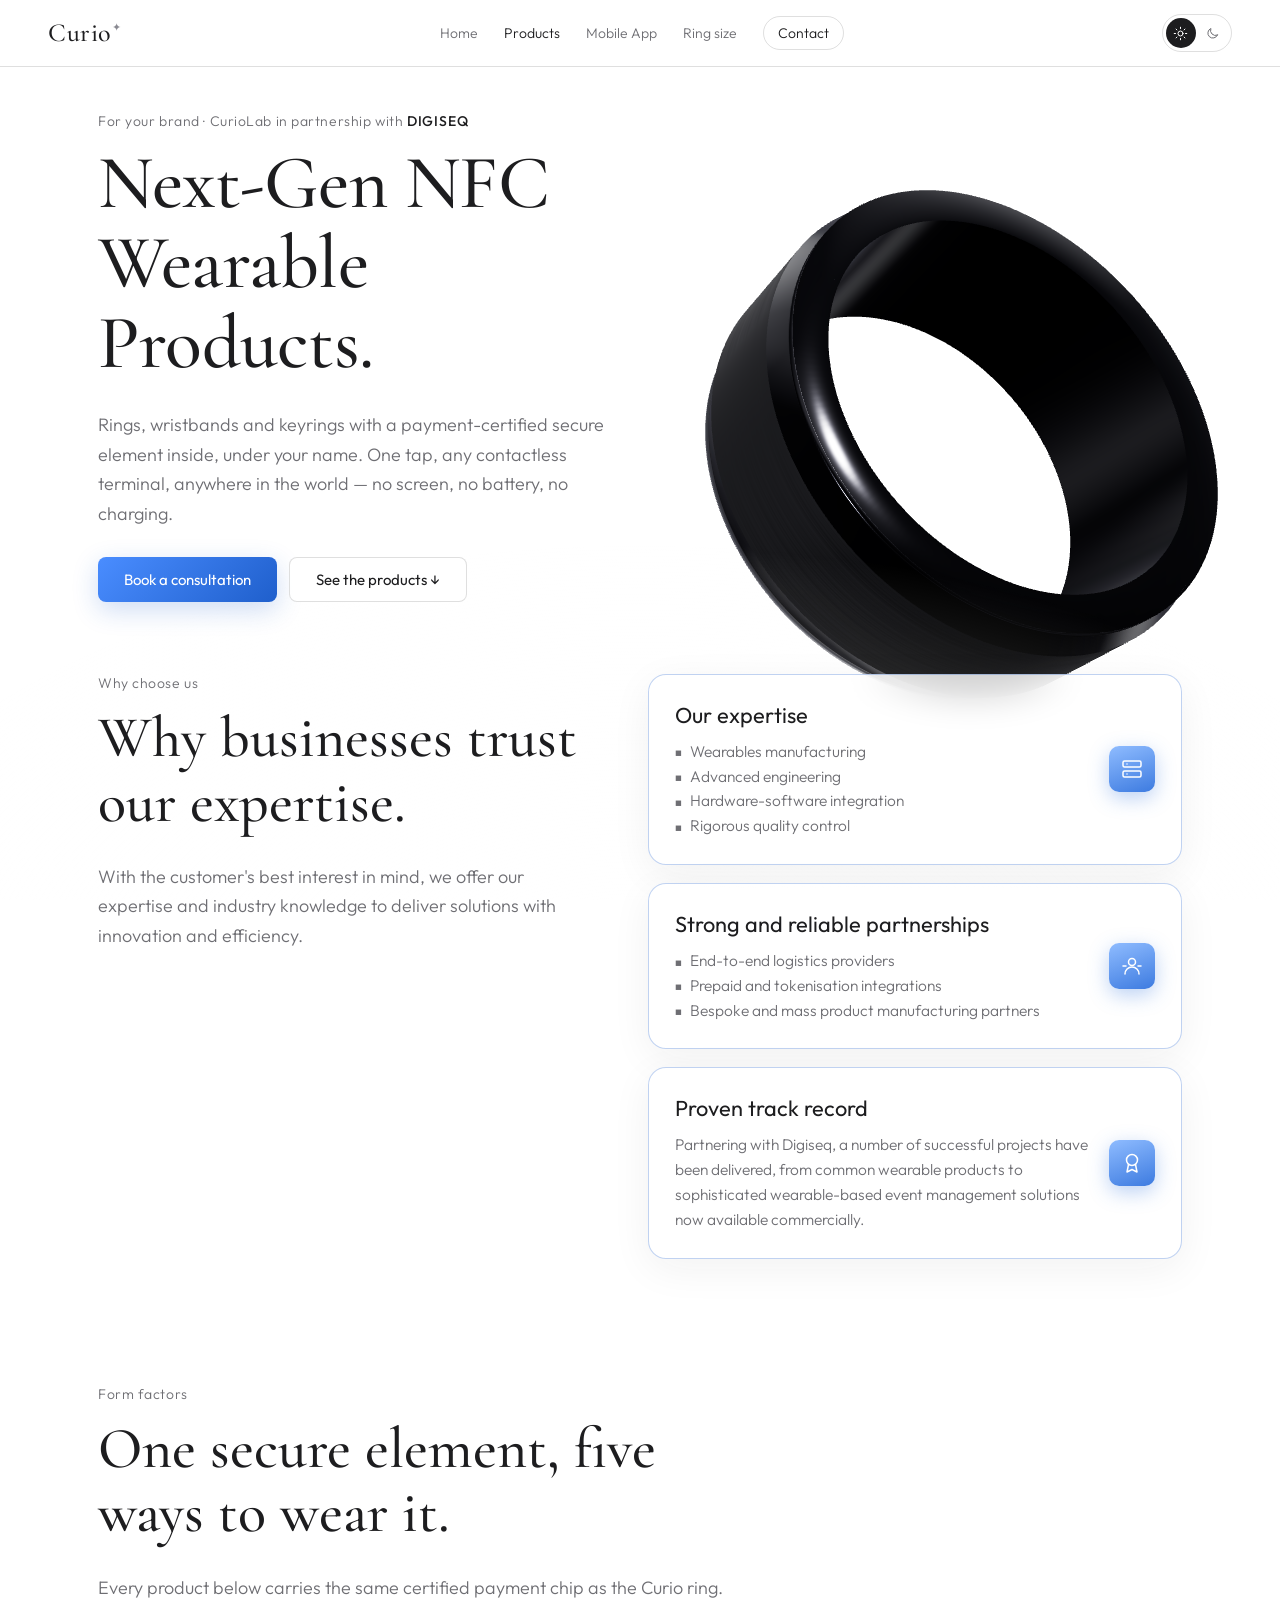
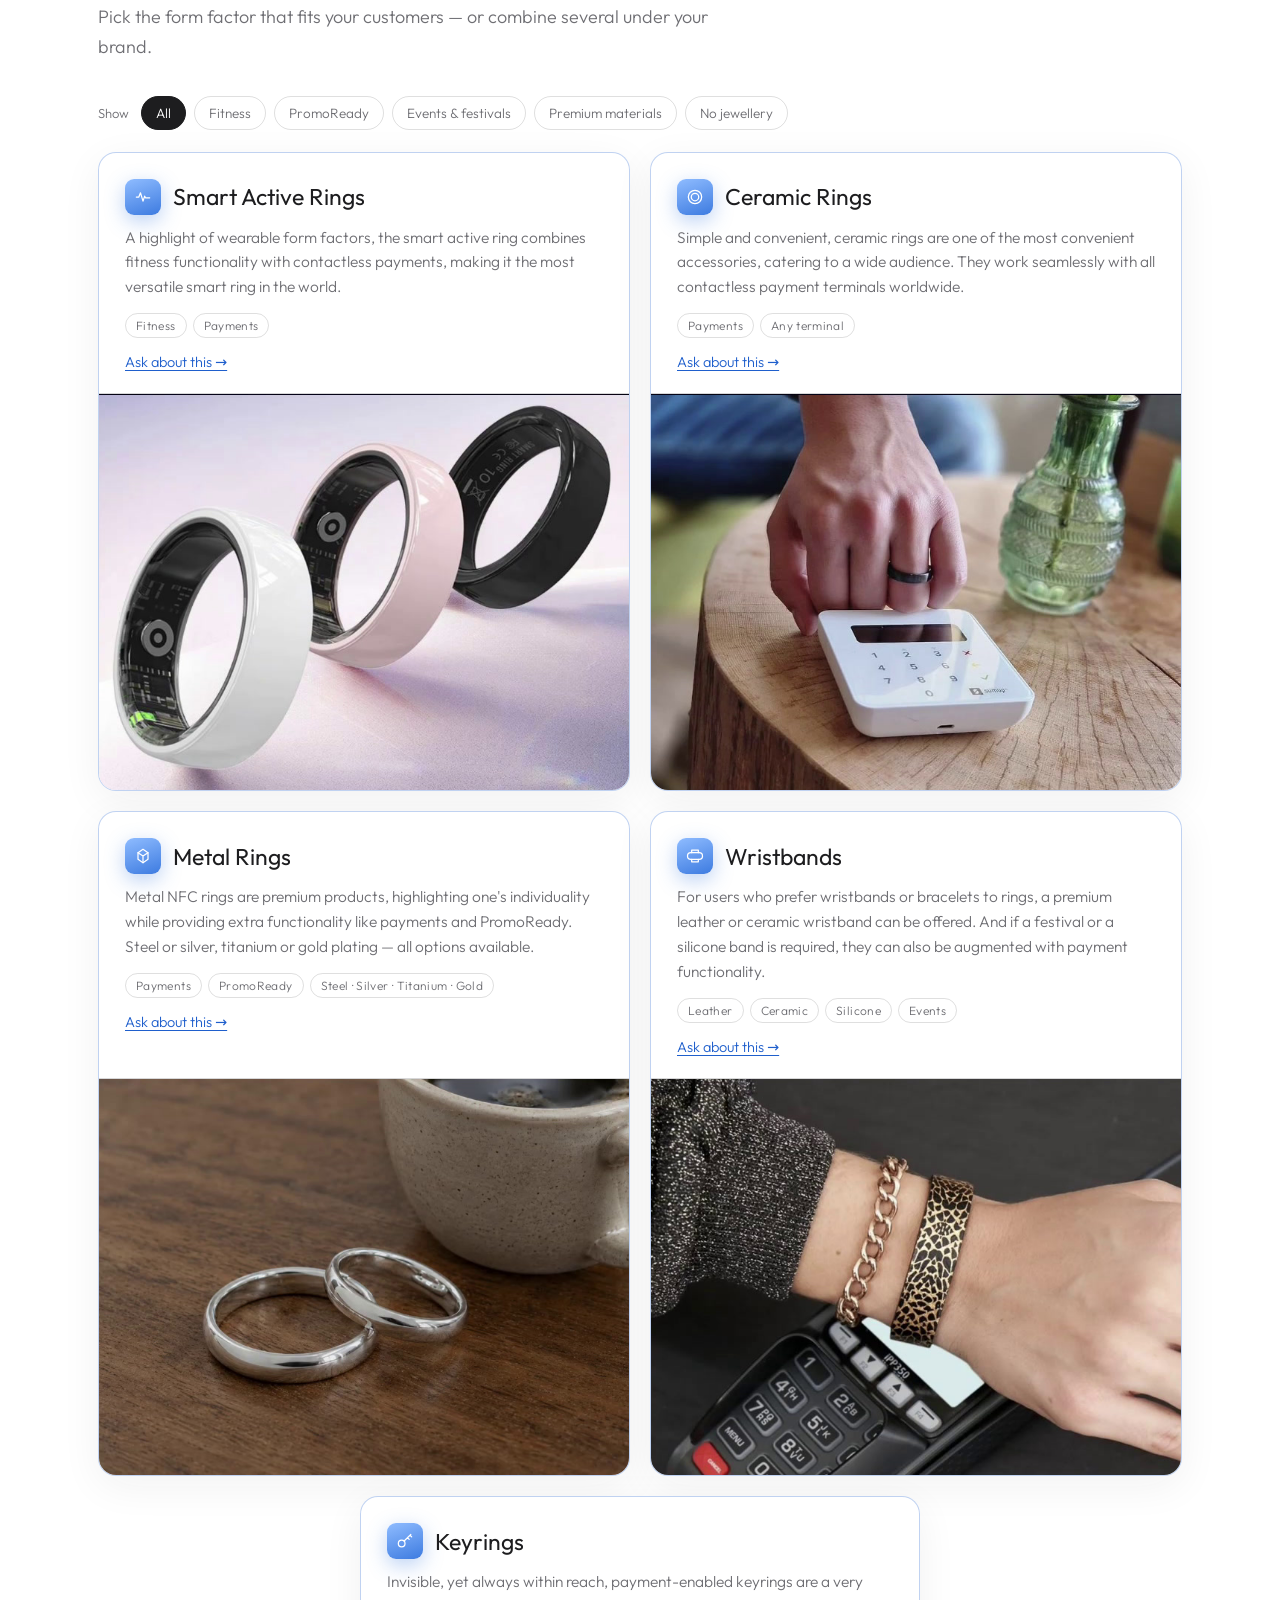
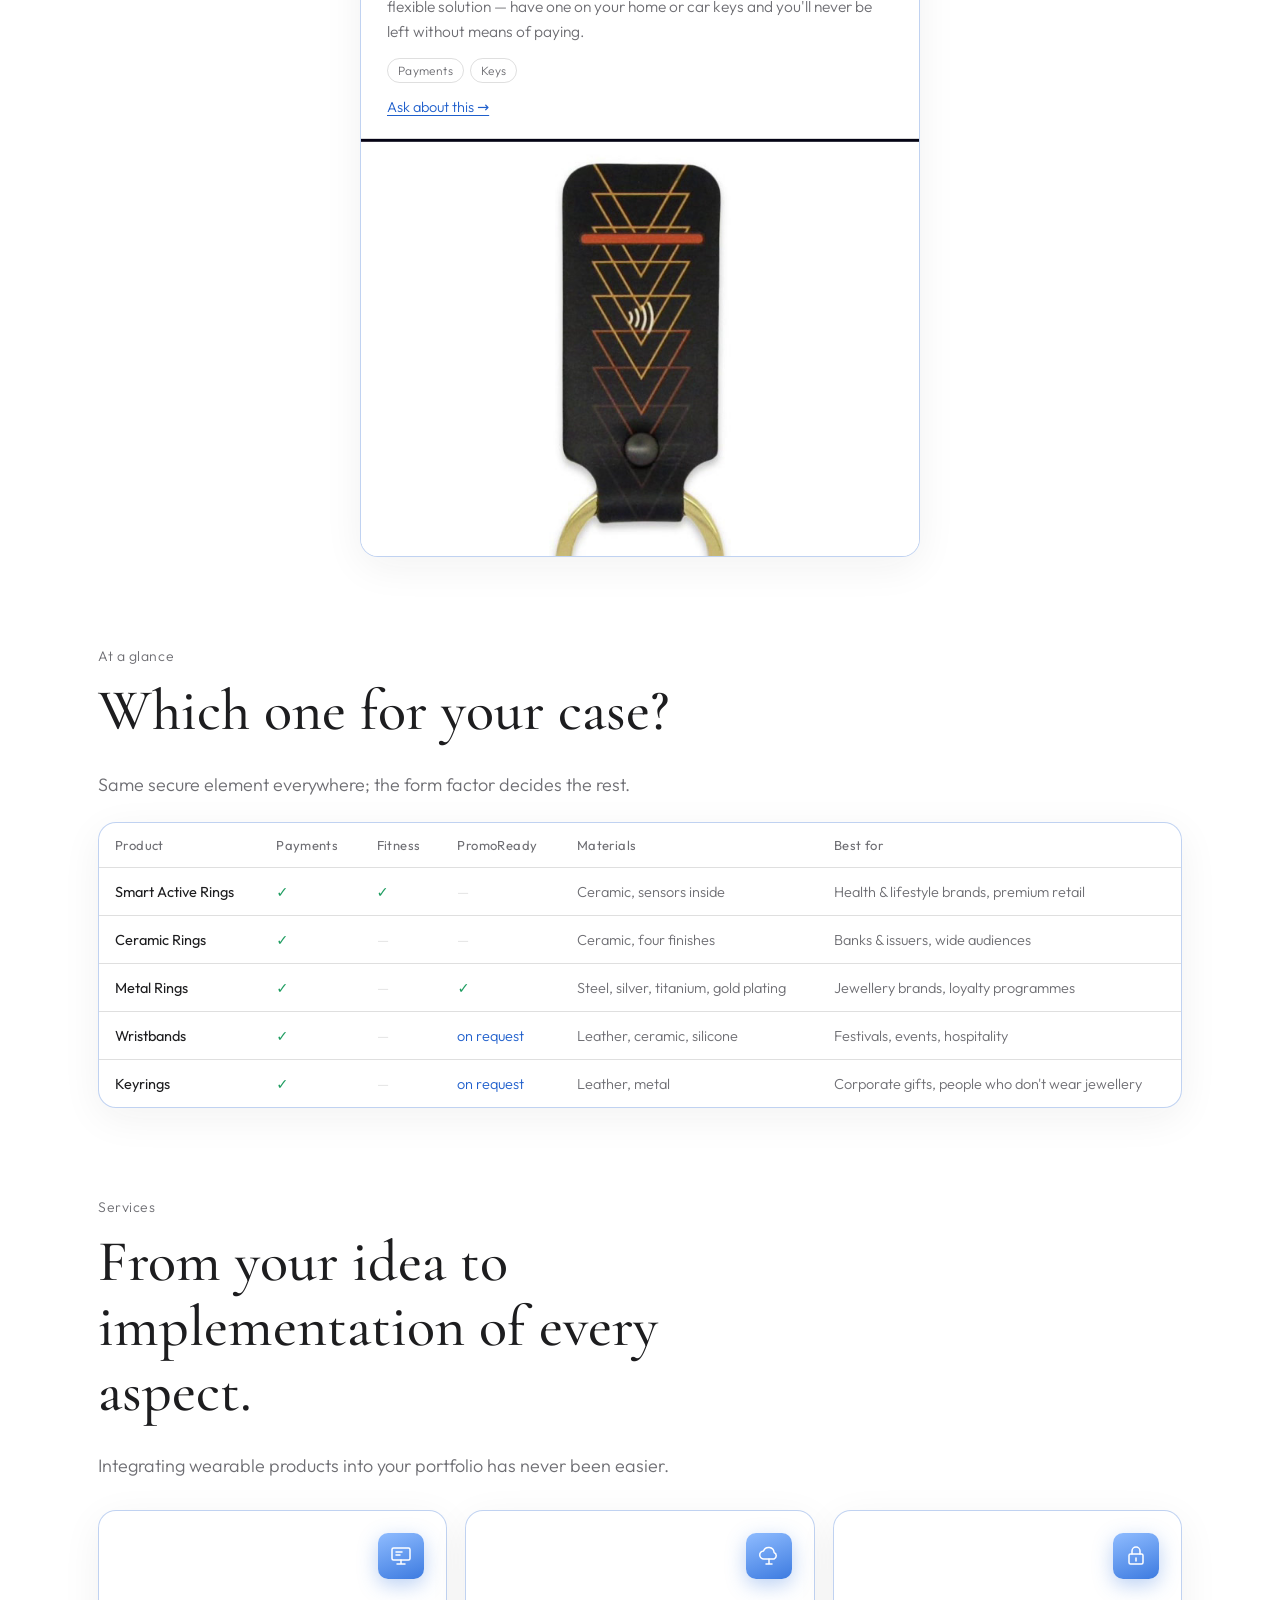
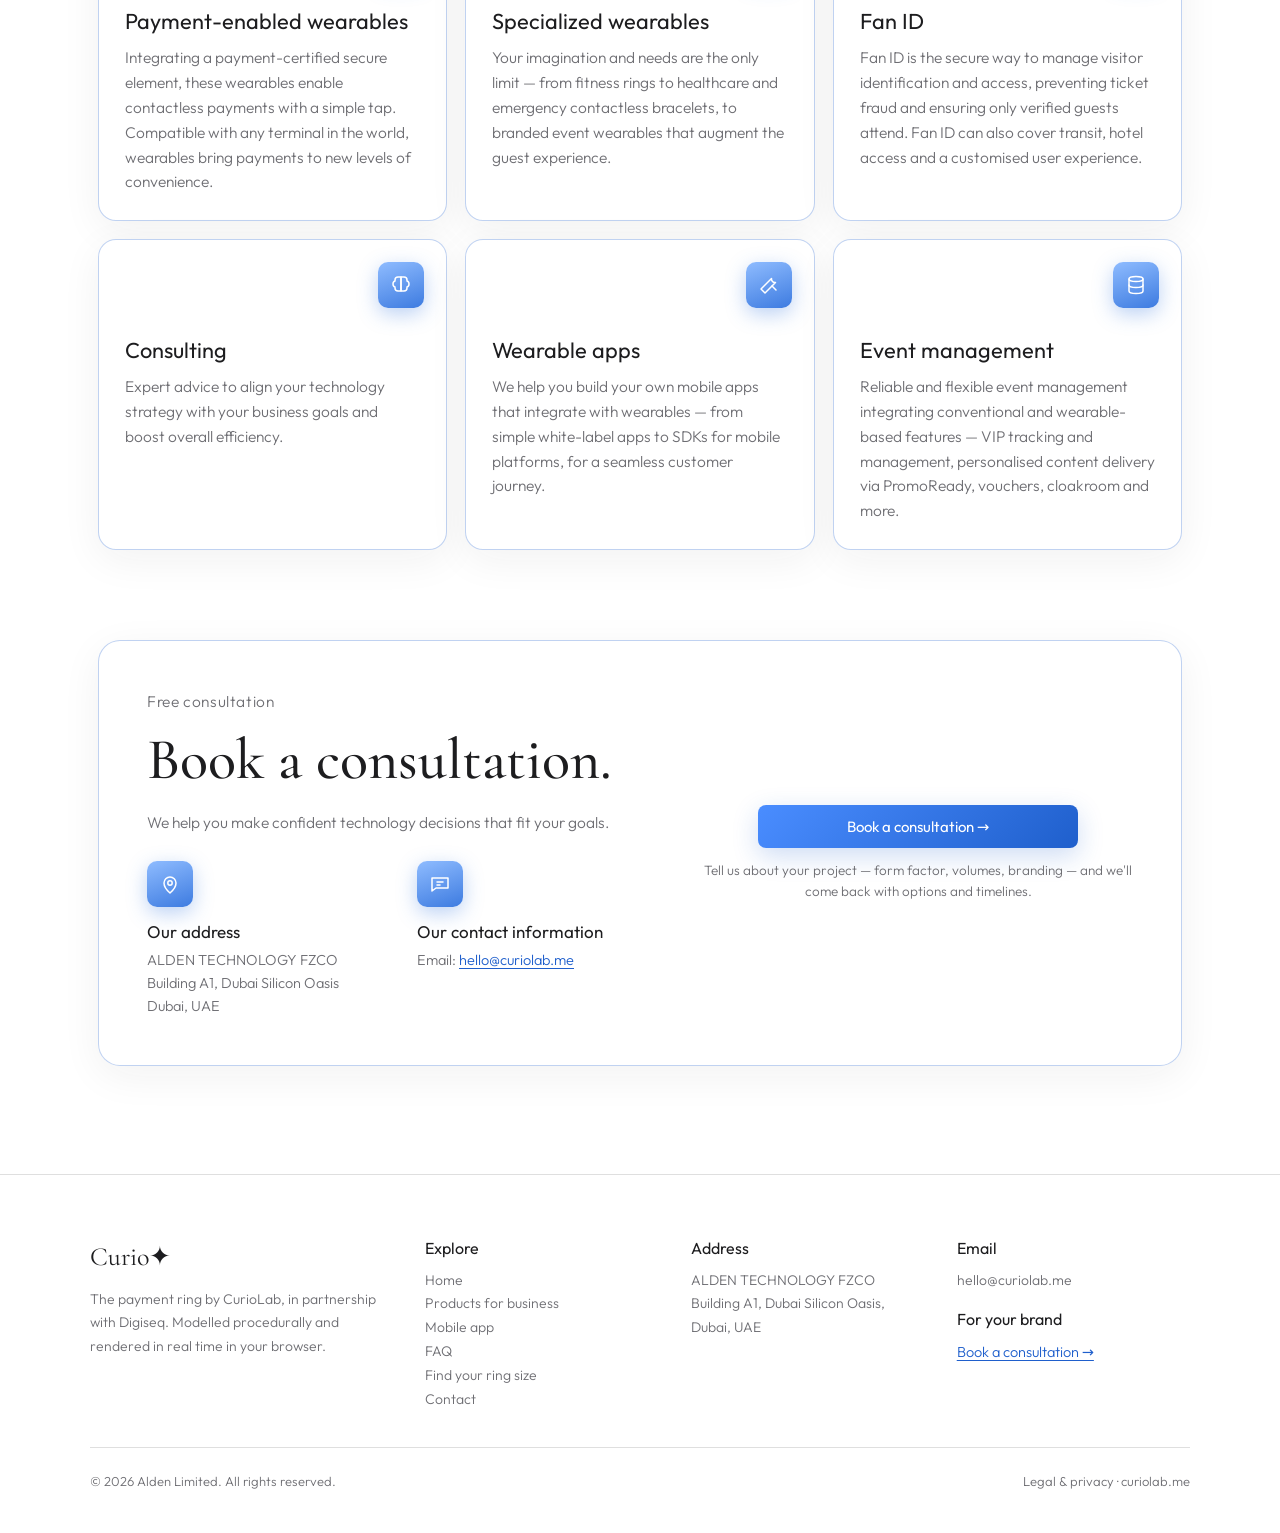
<file: products.html>
<!DOCTYPE html>
<html lang="en">
<head>
<meta charset="UTF-8">
<meta name="viewport" content="width=device-width, initial-scale=1.0, viewport-fit=cover">
<title>Curio — NFC wearables for your brand</title>
<meta name="description" content="Next-gen NFC wearable products by CurioLab for brands, issuers and events: smart active rings, ceramic and metal payment rings, wristbands and keyrings with a payment-certified secure element.">
<link rel="icon" href="assets/favicon.svg" type="image/svg+xml">
<link rel="canonical" href="https://curiolab.me/products.html">
<meta property="og:type" content="website">
<meta property="og:site_name" content="Curio by CurioLab">
<meta property="og:title" content="Curio — NFC wearables for your brand">
<meta property="og:description" content="Rings, wristbands and keyrings with a payment-certified secure element, under your name.">
<meta property="og:url" content="https://curiolab.me/products.html">
<meta property="og:image" content="https://curiolab.me/assets/og.png">
<meta name="twitter:card" content="summary_large_image">
<link rel="stylesheet" href="assets/fonts.css">
<link rel="stylesheet" href="assets/site.css">
<script>try{ if (localStorage.getItem('curio-theme') === 'dark') document.documentElement.setAttribute('data-theme','dark'); }catch(e){}</script>
<style>
  html{ scroll-behavior:smooth; }
  #stage{ position:fixed; inset:0; z-index:0; pointer-events:none; }
  #stage canvas{ display:block; width:100%; height:100%; }
  .veil{ position:fixed; inset:0; z-index:1; pointer-events:none; background:radial-gradient(120% 90% at 50% 110%, rgba(var(--bg-rgb),.55), transparent 55%); }
  main{ position:relative; z-index:2; }

  /* ---------- Hero ---------- */
  .hero{ min-height:min(62vh, 560px); display:flex; align-items:center; padding-top:6vh; padding-bottom:4vh; }
  .hero .copy{ max-width:34em; }
  .hero h1{
    font-family:'Cormorant Garamond',serif; font-weight:500;
    font-size:clamp(42px, 6vw, 76px); line-height:1.05; letter-spacing:-.01em; margin-bottom:.35em;
    text-shadow:0 0 10px var(--bg), 0 0 24px var(--bg);
  }
  .hero .lede{ max-width:30em; }
  .hero .actions{ display:flex; gap:12px; flex-wrap:wrap; margin-top:28px; }
  .partner b{ font-weight:500; letter-spacing:.06em; color:var(--ink); }

  /* ---------- Why businesses trust us ---------- */
  .trust{ padding:4vh 0 10vh; }
  .trust .grid{ display:grid; grid-template-columns:minmax(0, 1fr) minmax(0, 1.1fr); gap:clamp(28px, 5vw, 80px); align-items:start; }
  .trust .intro{ max-width:34em; }
  .trust .cards{ grid-template-columns:1fr; }
  .trust .card-b{ display:flex; gap:20px; align-items:center; justify-content:space-between; }

  /* ---------- Products ---------- */
  .products{ padding:4vh 0 10vh; }
  .products .head{ max-width:40em; margin-bottom:34px; }
  .grid{ display:grid; grid-template-columns:1fr 1fr; gap:20px; }
  .product{ display:flex; flex-direction:column; padding:0; overflow:hidden; transition:transform .3s ease, border-color .3s ease; }
  .product:hover{ transform:translateY(-3px); border-color:var(--blue); }
  .product .text{ padding:26px 26px 22px; }
  .product h3{ font-size:clamp(20px, 1.8vw, 24px); display:flex; align-items:center; gap:12px; }
  .product .tags{ display:flex; gap:6px; flex-wrap:wrap; margin-top:14px; }
  .product .tag{ font-size:12px; letter-spacing:.03em; color:var(--ink-dim); border:1px solid var(--hairline); border-radius:999px; padding:4px 10px; }
  .product .ask{ margin-top:14px; }
  .product figure{ margin-top:auto; border-top:1px solid var(--hairline); aspect-ratio:4/3; overflow:hidden; background:var(--bg-soft); }
  .product img{ width:100%; height:100%; object-fit:cover; transition:transform .6s ease; }
  .product:hover img{ transform:scale(1.03); }
  .product--wide{ grid-column:1 / -1; max-width:560px; justify-self:center; width:100%; }
  /* Filters: dim the products that don't match */
  .filters{ display:flex; gap:8px; flex-wrap:wrap; align-items:center; margin:0 0 22px; }
  .filters span{ font-size:13px; color:var(--ink-dim); margin-right:4px; }
  .chip{ border:1px solid var(--hairline); border-radius:999px; padding:7px 14px; font-size:13.5px; color:var(--ink-dim); transition:all .2s ease; }
  .chip:hover{ color:var(--ink); border-color:var(--ink-dim); }
  .chip[aria-pressed="true"]{ background:var(--ink); color:var(--bg); border-color:var(--ink); }
  .product.is-dim{ opacity:.28; filter:grayscale(.6); transform:none; }
  .product.is-dim:hover{ opacity:.6; }
  .product{ transition:transform .3s ease, border-color .3s ease, opacity .3s ease, filter .3s ease; }

  /* Comparison table */
  .compare{ padding:0 0 10vh; }
  .compare .head{ max-width:40em; margin-bottom:22px; }
  .tableWrap{ overflow-x:auto; border:1px solid var(--card-line); border-radius:18px; background:var(--card-bg); box-shadow:var(--card-shadow); }
  table{ width:100%; border-collapse:collapse; font-size:14.5px; min-width:720px; }
  th, td{ padding:14px 16px; text-align:left; border-top:1px solid var(--hairline); vertical-align:top; }
  thead th{ border-top:0; font-weight:400; color:var(--ink-dim); font-size:13px; letter-spacing:.03em; }
  tbody th{ font-weight:400; white-space:nowrap; }
  td{ color:var(--ink-dim); }
  td .yes{ color:var(--ok); font-weight:500; }
  td .no{ color:var(--hairline); }
  td .opt{ color:var(--blue-ink); }
  tbody tr:hover{ background:var(--glass); }

  /* ---------- Services ---------- */
  .services{ padding:0 0 10vh; }
  .services .head{ max-width:42em; margin-bottom:30px; }
  .services .cards{ grid-template-columns:repeat(3, 1fr); }
  .services .card-b{ min-height:230px; }
  .services .card-b .icon{ position:absolute; top:22px; right:22px; }
  .services .card-b h3{ margin-top:70px; }

  /* ---------- Consultation ---------- */
  .consult{ padding:0 0 12vh; }
  .consult .card{ border-radius:22px; padding:clamp(28px, 4vw, 48px); display:grid; grid-template-columns:1.2fr 1fr; gap:40px; align-items:center; }
  .consult .h2{ margin-bottom:.3em; }
  .consult .cols{ display:grid; grid-template-columns:1fr 1fr; gap:24px; margin-top:26px; }
  .consult h4{ font-weight:400; font-size:17px; margin:14px 0 6px; }
  .consult .cols p{ color:var(--ink-dim); font-size:14.5px; line-height:1.6; }
  .consult .cta{ text-align:center; }
  .consult .cta .btn{ width:100%; max-width:320px; }
  .consult .cta .note{ color:var(--ink-dim); font-size:13.5px; margin-top:12px; line-height:1.5; }

  @media (min-width:1600px){
    .grid{ grid-template-columns:repeat(3, 1fr); }
    .product--wide{ grid-column:auto; max-width:none; }
    .product p{ font-size:16.5px; }
    table{ font-size:16px; }
    th, td{ padding:16px 20px; }
  }
  @media (max-width:1000px){ .trust .grid{ grid-template-columns:1fr; } .services .cards{ grid-template-columns:1fr 1fr; } }
  @media (max-width:900px){ .consult .card{ grid-template-columns:1fr; } }
  @media (max-width:680px){
    .hero{ align-items:flex-end; min-height:78vh; padding-top:38vh; }
    .grid, .services .cards{ grid-template-columns:1fr; }
    .services .card-b{ min-height:0; }
    .product--wide{ max-width:none; }
    .consult .cols{ grid-template-columns:1fr; }
    .trust .card-b{ flex-direction:column; align-items:flex-start; }
  }
</style>
</head>
<body class="padded">
<a class="skip" href="#products">Skip to content</a>

<div id="stage"></div>
<div class="veil"></div>

<header class="nav" id="nav">
  <a class="brand" href="index.html">Curio<span class="star">✦</span></a>
  <nav class="nav__links" aria-label="Main">
    <a href="index.html">Home</a>
    <a href="products.html" aria-current="page">Products</a>
    <a href="mobile-app.html">Mobile App</a>
    <a href="size.html">Ring size</a>
    <a class="nav__size" href="size.html" hidden></a>
    <a class="nav__cta" href="contact.html">Contact</a>
  </nav>
  <div class="nav__right">
    <div class="nav__theme" role="group" aria-label="Colour theme">
      <button type="button" data-theme-set="light" aria-pressed="true" aria-label="Light mode" title="Light"><svg viewBox="0 0 24 24"><circle cx="12" cy="12" r="4"/><path d="M12 2v2M12 20v2M2 12h2M20 12h2M4.9 4.9l1.4 1.4M17.7 17.7l1.4 1.4M4.9 19.1l1.4-1.4M17.7 6.3l1.4-1.4"/></svg></button>
      <button type="button" data-theme-set="dark" aria-pressed="false" aria-label="Dark mode" title="Dark"><svg viewBox="0 0 24 24"><path d="M20 14.5A8 8 0 0 1 9.5 4a8 8 0 1 0 10.5 10.5z"/></svg></button>
    </div>
    <button class="nav__burger" id="burger" type="button" aria-label="Menu" aria-expanded="false"><span></span></button>
  </div>
</header>

<main>
  <!-- ===== Hero ===== -->
  <section class="hero">
    <div class="wrap">
      <div class="copy">
        <p class="eyebrow partner">For your brand · CurioLab in partnership with <b>DIGISEQ</b></p>
        <h1>Next-Gen NFC Wearable Products.</h1>
        <p class="lede">Rings, wristbands and keyrings with a payment-certified secure element inside, under your name. One tap, any contactless terminal, anywhere in the world — no screen, no battery, no charging.</p>
        <div class="actions">
          <a class="btn" href="contact.html?who=business">Book a consultation</a>
          <a class="btn btn--ghost" href="#products">See the products ↓</a>
        </div>
      </div>
    </div>
  </section>

  <!-- ===== Why businesses trust us ===== -->
  <section class="trust" id="trust">
    <div class="wrap grid">
      <div class="intro reveal">
        <p class="eyebrow">Why choose us</p>
        <h2 class="h2">Why businesses trust our expertise.</h2>
        <p class="lede">With the customer's best interest in mind, we offer our expertise and industry knowledge to deliver solutions with innovation and efficiency.</p>
      </div>
      <div class="cards">
        <article class="card-b reveal">
          <div>
            <h3>Our expertise</h3>
            <ul>
              <li>Wearables manufacturing</li>
              <li>Advanced engineering</li>
              <li>Hardware-software integration</li>
              <li>Rigorous quality control</li>
            </ul>
          </div>
          <span class="icon" aria-hidden="true"><svg viewBox="0 0 24 24"><rect x="3" y="4" width="18" height="6" rx="1.5"/><rect x="3" y="14" width="18" height="6" rx="1.5"/><path d="M7 7h.01M7 17h.01"/></svg></span>
        </article>
        <article class="card-b reveal">
          <div>
            <h3>Strong and reliable partnerships</h3>
            <ul>
              <li>End-to-end logistics providers</li>
              <li>Prepaid and tokenisation integrations</li>
              <li>Bespoke and mass product manufacturing partners</li>
            </ul>
          </div>
          <span class="icon" aria-hidden="true"><svg viewBox="0 0 24 24"><circle cx="12" cy="8" r="3.5"/><path d="M5 20a7 7 0 0 1 14 0"/><path d="M3 12h3M18 12h3"/></svg></span>
        </article>
        <article class="card-b reveal">
          <div>
            <h3>Proven track record</h3>
            <p>Partnering with Digiseq, a number of successful projects have been delivered, from common wearable products to sophisticated wearable-based event management solutions now available commercially.</p>
          </div>
          <span class="icon" aria-hidden="true"><svg viewBox="0 0 24 24"><circle cx="12" cy="9" r="5.5"/><path d="M8.5 13.5 7 21l5-2.5L17 21l-1.5-7.5"/></svg></span>
        </article>
      </div>
    </div>
  </section>

  <!-- ===== Products ===== -->
  <section class="products" id="products">
    <div class="wrap">
      <div class="head reveal">
        <p class="eyebrow">Form factors</p>
        <h2 class="h2">One secure element, five ways to wear it.</h2>
        <p class="lede">Every product below carries the same certified payment chip as the Curio ring. Pick the form factor that fits your customers — or combine several under your brand.</p>
      </div>

      <div class="filters reveal" id="filters" role="group" aria-label="Filter products">
        <span>Show</span>
        <button class="chip" type="button" data-filter="all" aria-pressed="true">All</button>
        <button class="chip" type="button" data-filter="fitness" aria-pressed="false">Fitness</button>
        <button class="chip" type="button" data-filter="promoready" aria-pressed="false">PromoReady</button>
        <button class="chip" type="button" data-filter="events" aria-pressed="false">Events &amp; festivals</button>
        <button class="chip" type="button" data-filter="premium" aria-pressed="false">Premium materials</button>
        <button class="chip" type="button" data-filter="keys" aria-pressed="false">No jewellery</button>
      </div>

      <div class="grid">
        <article class="product card reveal" data-tags="payments fitness">
          <div class="text">
            <h3><span class="icon icon--s" aria-hidden="true"><svg viewBox="0 0 24 24"><path d="M4 12h3l2-5 3 10 2-6 1 2h5"/></svg></span>Smart Active Rings</h3>
            <p>A highlight of wearable form factors, the smart active ring combines fitness functionality with contactless payments, making it the most versatile smart ring in the world.</p>
            <div class="tags"><span class="tag">Fitness</span><span class="tag">Payments</span></div>
            <a class="textlink ask" href="contact.html?who=business&product=smart-active-rings">Ask about this →</a>
          </div>
          <figure><img src="assets/products/smart-active-rings.jpg" alt="Three smart active rings in white, pink and black, sensors visible inside the band" loading="lazy"></figure>
        </article>

        <article class="product card reveal" data-tags="payments premium">
          <div class="text">
            <h3><span class="icon icon--s" aria-hidden="true"><svg viewBox="0 0 24 24"><circle cx="12" cy="12" r="8"/><circle cx="12" cy="12" r="4.5"/></svg></span>Ceramic Rings</h3>
            <p>Simple and convenient, ceramic rings are one of the most convenient accessories, catering to a wide audience. They work seamlessly with all contactless payment terminals worldwide.</p>
            <div class="tags"><span class="tag">Payments</span><span class="tag">Any terminal</span></div>
            <a class="textlink ask" href="contact.html?who=business&product=ceramic-rings">Ask about this →</a>
          </div>
          <figure><img src="assets/products/ceramic-rings.jpg" alt="A hand wearing a black ceramic ring paying on a contactless terminal" loading="lazy"></figure>
        </article>

        <article class="product card reveal" data-tags="payments promoready premium">
          <div class="text">
            <h3><span class="icon icon--s" aria-hidden="true"><svg viewBox="0 0 24 24"><path d="M6 8l6-4 6 4v8l-6 4-6-4z"/><path d="M6 8l6 4 6-4M12 12v8"/></svg></span>Metal Rings</h3>
            <p>Metal NFC rings are premium products, highlighting one's individuality while providing extra functionality like payments and PromoReady. Steel or silver, titanium or gold plating — all options available.</p>
            <div class="tags"><span class="tag">Payments</span><span class="tag">PromoReady</span><span class="tag">Steel · Silver · Titanium · Gold</span></div>
            <a class="textlink ask" href="contact.html?who=business&product=metal-rings">Ask about this →</a>
          </div>
          <figure><img src="assets/products/metal-rings.jpg" alt="Two polished metal rings on a wooden table next to a coffee cup" loading="lazy"></figure>
        </article>

        <article class="product card reveal" data-tags="payments events premium">
          <div class="text">
            <h3><span class="icon icon--s" aria-hidden="true"><svg viewBox="0 0 24 24"><rect x="3" y="8" width="18" height="8" rx="4"/><path d="M8 8V5h8v3M8 16v3h8v-3"/></svg></span>Wristbands</h3>
            <p>For users who prefer wristbands or bracelets to rings, a premium leather or ceramic wristband can be offered. And if a festival or a silicone band is required, they can also be augmented with payment functionality.</p>
            <div class="tags"><span class="tag">Leather</span><span class="tag">Ceramic</span><span class="tag">Silicone</span><span class="tag">Events</span></div>
            <a class="textlink ask" href="contact.html?who=business&product=wristbands">Ask about this →</a>
          </div>
          <figure><img src="assets/products/wristbands.jpg" alt="A wrist with a leopard-print wristband paying on a card terminal" loading="lazy"></figure>
        </article>

        <article class="product card product--wide reveal" data-tags="payments keys events">
          <div class="text">
            <h3><span class="icon icon--s" aria-hidden="true"><svg viewBox="0 0 24 24"><circle cx="8" cy="15" r="4"/><path d="M11 12l8-8M15 8l2 2M18 5l2 2"/></svg></span>Keyrings</h3>
            <p>Invisible, yet always within reach, payment-enabled keyrings are a very flexible solution — have one on your home or car keys and you'll never be left without means of paying.</p>
            <div class="tags"><span class="tag">Payments</span><span class="tag">Keys</span></div>
            <a class="textlink ask" href="contact.html?who=business&product=keyrings">Ask about this →</a>
          </div>
          <figure><img src="assets/products/keyrings.jpg" alt="A black leather keyring with a contactless symbol and a brass ring" loading="lazy"></figure>
        </article>
      </div>
    </div>
  </section>

  <!-- ===== Which one for your case ===== -->
  <section class="compare" id="compare">
    <div class="wrap">
      <div class="head reveal">
        <p class="eyebrow">At a glance</p>
        <h2 class="h2">Which one for your case?</h2>
        <p class="lede">Same secure element everywhere; the form factor decides the rest.</p>
      </div>
      <div class="tableWrap reveal">
        <table>
          <thead>
            <tr><th scope="col">Product</th><th scope="col">Payments</th><th scope="col">Fitness</th><th scope="col">PromoReady</th><th scope="col">Materials</th><th scope="col">Best for</th></tr>
          </thead>
          <tbody>
            <tr><th scope="row">Smart Active Rings</th><td><span class="yes">✓</span></td><td><span class="yes">✓</span></td><td><span class="no">—</span></td><td>Ceramic, sensors inside</td><td>Health &amp; lifestyle brands, premium retail</td></tr>
            <tr><th scope="row">Ceramic Rings</th><td><span class="yes">✓</span></td><td><span class="no">—</span></td><td><span class="no">—</span></td><td>Ceramic, four finishes</td><td>Banks &amp; issuers, wide audiences</td></tr>
            <tr><th scope="row">Metal Rings</th><td><span class="yes">✓</span></td><td><span class="no">—</span></td><td><span class="yes">✓</span></td><td>Steel, silver, titanium, gold plating</td><td>Jewellery brands, loyalty programmes</td></tr>
            <tr><th scope="row">Wristbands</th><td><span class="yes">✓</span></td><td><span class="no">—</span></td><td><span class="opt">on request</span></td><td>Leather, ceramic, silicone</td><td>Festivals, events, hospitality</td></tr>
            <tr><th scope="row">Keyrings</th><td><span class="yes">✓</span></td><td><span class="no">—</span></td><td><span class="opt">on request</span></td><td>Leather, metal</td><td>Corporate gifts, people who don't wear jewellery</td></tr>
          </tbody>
        </table>
      </div>
    </div>
  </section>

  <!-- ===== From your idea to implementation ===== -->
  <section class="services" id="services">
    <div class="wrap">
      <div class="head reveal">
        <p class="eyebrow">Services</p>
        <h2 class="h2">From your idea to implementation of every aspect.</h2>
        <p class="lede">Integrating wearable products into your portfolio has never been easier.</p>
      </div>
      <div class="cards">
        <article class="card-b reveal">
          <span class="icon" aria-hidden="true"><svg viewBox="0 0 24 24"><rect x="3" y="4" width="18" height="12" rx="1.5"/><path d="M8 20h8M12 16v4"/><path d="M7 8h6M7 11h4"/></svg></span>
          <h3>Payment-enabled wearables</h3>
          <p>Integrating a payment-certified secure element, these wearables enable contactless payments with a simple tap. Compatible with any terminal in the world, wearables bring payments to new levels of convenience.</p>
        </article>
        <article class="card-b reveal">
          <span class="icon" aria-hidden="true"><svg viewBox="0 0 24 24"><path d="M7 15a4 4 0 0 1-.5-8 5.5 5.5 0 0 1 10.6 1.5A3.5 3.5 0 0 1 17 15H7z"/><path d="M12 15v5M9 20h6"/></svg></span>
          <h3>Specialized wearables</h3>
          <p>Your imagination and needs are the only limit — from fitness rings to healthcare and emergency contactless bracelets, to branded event wearables that augment the guest experience.</p>
        </article>
        <article class="card-b reveal">
          <span class="icon" aria-hidden="true"><svg viewBox="0 0 24 24"><rect x="5" y="10" width="14" height="10" rx="1.5"/><path d="M8 10V7a4 4 0 0 1 8 0v3"/><path d="M12 14v3"/></svg></span>
          <h3>Fan ID</h3>
          <p>Fan ID is the secure way to manage visitor identification and access, preventing ticket fraud and ensuring only verified guests attend. Fan ID can also cover transit, hotel access and a customised user experience.</p>
        </article>
        <article class="card-b reveal">
          <span class="icon" aria-hidden="true"><svg viewBox="0 0 24 24"><path d="M9 4a3 3 0 0 0-3 3v1a3 3 0 0 0-2 3 3 3 0 0 0 2 3v1a3 3 0 0 0 3 3h3V4H9z"/><path d="M15 4a3 3 0 0 1 3 3v1a3 3 0 0 1 2 3 3 3 0 0 1-2 3v1a3 3 0 0 1-3 3h-3V4h3z"/></svg></span>
          <h3>Consulting</h3>
          <p>Expert advice to align your technology strategy with your business goals and boost overall efficiency.</p>
        </article>
        <article class="card-b reveal">
          <span class="icon" aria-hidden="true"><svg viewBox="0 0 24 24"><path d="M14.5 5.5a3.5 3.5 0 0 0 4 4L8 20l-4-4L14.5 5.5z"/><path d="M15 13l4 4"/></svg></span>
          <h3>Wearable apps</h3>
          <p>We help you build your own mobile apps that integrate with wearables — from simple white-label apps to SDKs for mobile platforms, for a seamless customer journey.</p>
        </article>
        <article class="card-b reveal">
          <span class="icon" aria-hidden="true"><svg viewBox="0 0 24 24"><ellipse cx="12" cy="6" rx="7" ry="2.5"/><path d="M5 6v6c0 1.4 3.1 2.5 7 2.5s7-1.1 7-2.5V6"/><path d="M5 12v6c0 1.4 3.1 2.5 7 2.5s7-1.1 7-2.5v-6"/></svg></span>
          <h3>Event management</h3>
          <p>Reliable and flexible event management integrating conventional and wearable-based features — VIP tracking and management, personalised content delivery via PromoReady, vouchers, cloakroom and more.</p>
        </article>
      </div>
    </div>
  </section>

  <!-- ===== Consultation ===== -->
  <section class="consult" id="consult">
    <div class="wrap">
      <div class="card reveal">
        <div>
          <p class="eyebrow">Free consultation</p>
          <h2 class="h2">Book a consultation.</h2>
          <p class="lede">We help you make confident technology decisions that fit your goals.</p>
          <div class="cols">
            <div>
              <span class="icon" aria-hidden="true"><svg viewBox="0 0 24 24"><path d="M12 21s-6-5.2-6-10a6 6 0 0 1 12 0c0 4.8-6 10-6 10z"/><circle cx="12" cy="11" r="2.2"/></svg></span>
              <h4>Our address</h4>
              <p>ALDEN TECHNOLOGY FZCO<br>Building A1, Dubai Silicon Oasis<br>Dubai, UAE</p>
            </div>
            <div>
              <span class="icon" aria-hidden="true"><svg viewBox="0 0 24 24"><path d="M4 6h16v10H8l-4 3z"/><path d="M9 10h6M9 13h3"/></svg></span>
              <h4>Our contact information</h4>
              <p>Email: <a class="textlink" style="margin-top:0" href="mailto:hello@curiolab.me">hello@curiolab.me</a></p>
            </div>
          </div>
        </div>
        <div class="cta">
          <a class="btn" href="contact.html?who=business">Book a consultation →</a>
          <p class="note">Tell us about your project — form factor, volumes, branding — and we'll come back with options and timelines.</p>
        </div>
      </div>
    </div>
  </section>
</main>

<footer class="site" id="contact">
  <div class="cols">
    <div>
      <div class="fm">Curio✦</div>
      <p>The payment ring by CurioLab, in partnership with Digiseq. Modelled procedurally and rendered in real time in your browser.</p>
    </div>
    <div>
      <h4>Explore</h4>
      <ul>
        <li><a href="index.html">Home</a></li>
        <li><a href="products.html">Products for business</a></li>
        <li><a href="mobile-app.html">Mobile app</a></li>
        <li><a href="mobile-app.html#faq">FAQ</a></li>
        <li><a href="size.html">Find your ring size</a></li>
        <li><a href="contact.html">Contact</a></li>
      </ul>
    </div>
    <div>
      <h4>Address</h4>
      <p>ALDEN TECHNOLOGY FZCO<br>Building A1, Dubai Silicon Oasis, Dubai, UAE</p>
    </div>
    <div>
      <h4>Email</h4>
      <p><a href="mailto:hello@curiolab.me">hello@curiolab.me</a></p>
      <h4 style="margin-top:14px">For your brand</h4>
      <p><a class="textlink" style="margin-top:0" href="contact.html?who=business">Book a consultation →</a></p>
    </div>
  </div>
  <div class="legal">
    <span>© <span id="year"></span> Alden Limited. All rights reserved.</span>
    <span><a href="legal.html">Legal &amp; privacy</a> · curiolab.me</span>
  </div>
</footer>

<script src="assets/three.min.js"></script>
<script src="assets/ring.js"></script>
<script src="assets/nav.js"></script>
<script>
(function(){
  var reduceMotion = window.matchMedia('(prefers-reduced-motion: reduce)').matches;

  /* ---------- Filters ---------- */
  var chips = Array.prototype.slice.call(document.querySelectorAll('#filters .chip'));
  var products = Array.prototype.slice.call(document.querySelectorAll('.product'));
  chips.forEach(function(c){
    c.addEventListener('click', function(){
      var f = c.getAttribute('data-filter');
      chips.forEach(function(x){ x.setAttribute('aria-pressed', String(x === c)); });
      products.forEach(function(p){ p.classList.toggle('is-dim', f !== 'all' && (' ' + p.getAttribute('data-tags') + ' ').indexOf(' ' + f + ' ') < 0); });
    });
  });

  if (typeof THREE === 'undefined') return;
  var stage = document.getElementById('stage');
  var renderer;
  try { renderer = new THREE.WebGLRenderer({ antialias:true, alpha:true }); } catch(e){ return; }
  renderer.setPixelRatio(Math.min(window.devicePixelRatio, 2));
  renderer.setSize(window.innerWidth, window.innerHeight);
  renderer.outputEncoding = THREE.sRGBEncoding;
  renderer.toneMapping = THREE.ACESFilmicToneMapping;
  renderer.toneMappingExposure = 1.15;
  stage.appendChild(renderer.domElement);

  var scene = new THREE.Scene();
  var FOV = 34;
  var camera = new THREE.PerspectiveCamera(FOV, window.innerWidth/window.innerHeight, 0.1, 100);
  scene.environment = CurioRing.studioEnv(renderer);
  CurioRing.lights(scene);
  var R = CurioRing.build(renderer, {});
  var ring = R.ring;
  scene.add(ring);

  // Framing: right of the hero copy on wide screens, above it on phones; slides up and fades on scroll
  var idle = 0.55, z = 6.4;
  function frame(){
    var vh = window.innerHeight, narrow = window.innerWidth <= 680;
    var p = Math.min(1, window.scrollY / (vh*0.9));
    stage.style.opacity = String(1 - p);
    if (p < 1){
      if (!reduceMotion) idle += 0.0016;
      var zz = narrow ? z * 1.45 / (window.innerWidth/vh) : z * Math.max(1, 1.15/(window.innerWidth/vh));
      var halfH = zz * Math.tan(FOV*Math.PI/360), halfW = halfH * camera.aspect;
      ring.position.set((narrow ? 0 : 0.5) * halfW, ((narrow ? 0.5 : 0.02) + p*1.6) * halfH, 0);
      camera.position.set(0, 0, zz);
      camera.lookAt(0, 0, 0);
      ring.rotation.set(1.1 + p*0.4, idle, 0.12);
      renderer.render(scene, camera);
    }
    requestAnimationFrame(frame);
  }
  frame();
  window.addEventListener('resize', function(){
    camera.aspect = window.innerWidth/window.innerHeight;
    camera.updateProjectionMatrix();
    renderer.setSize(window.innerWidth, window.innerHeight);
  });
})();
</script>
</body>
</html>
</file>
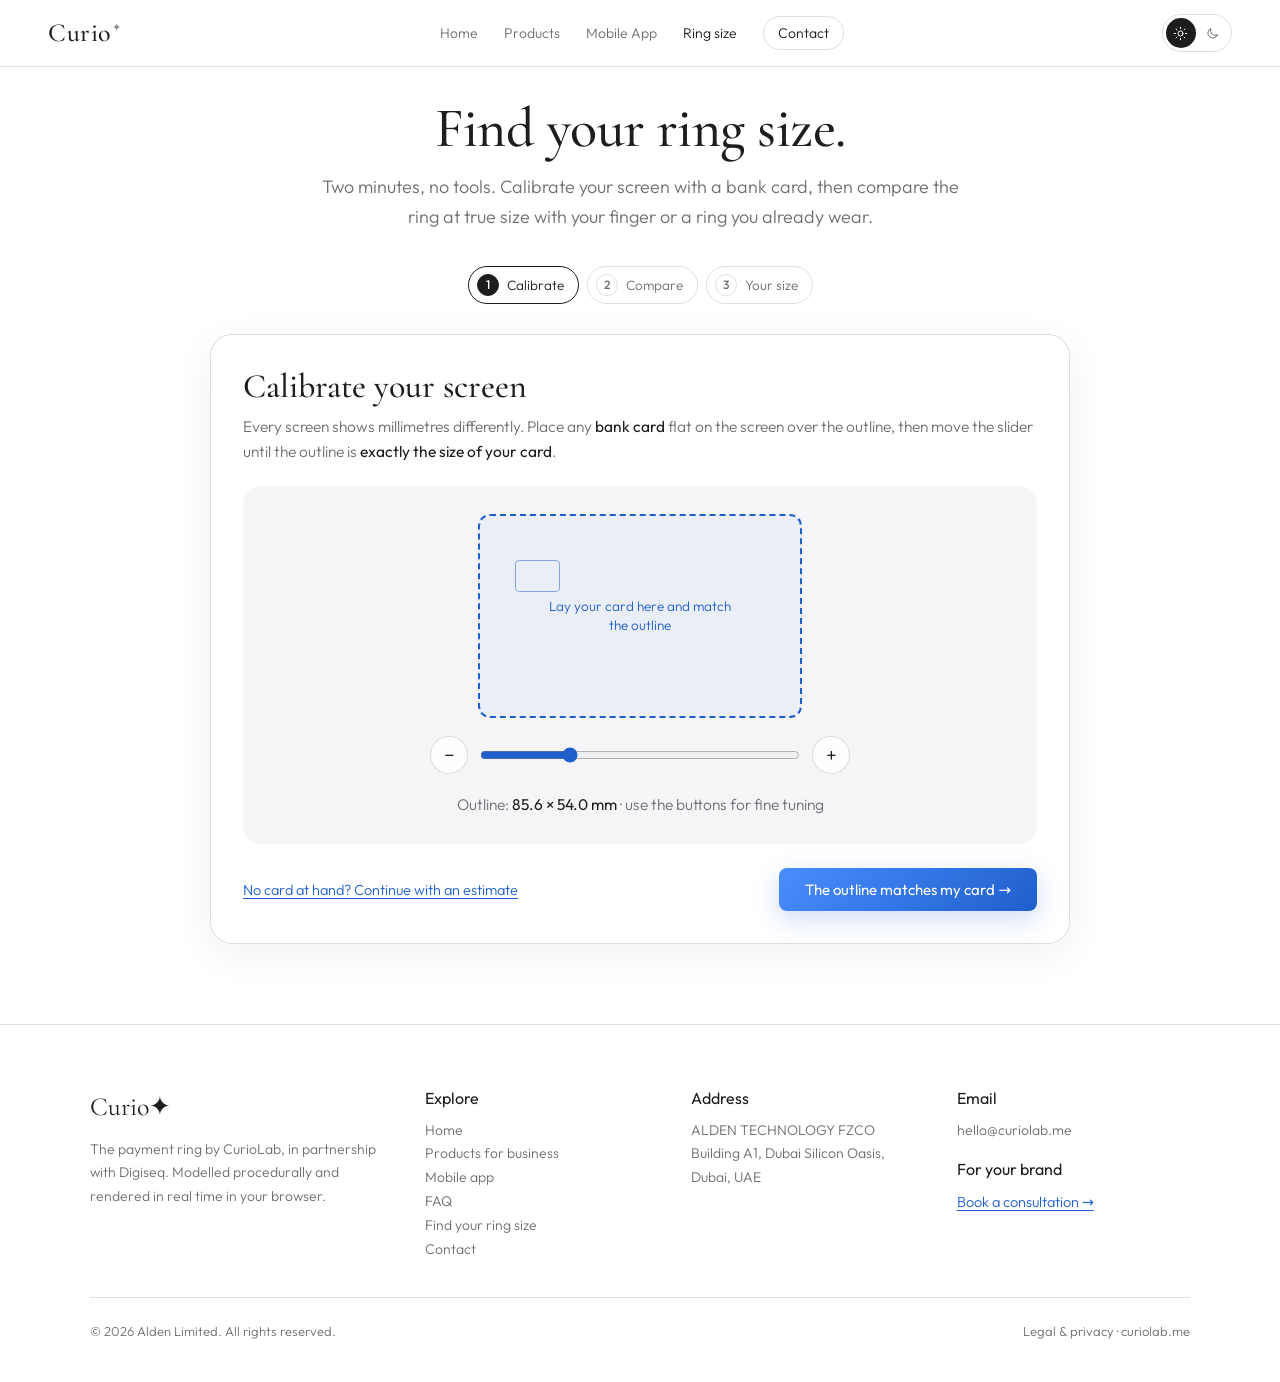
<file: size.html>
<!DOCTYPE html>
<html lang="en">
<head>
<meta charset="UTF-8">
<meta name="viewport" content="width=device-width, initial-scale=1.0, viewport-fit=cover">
<title>Curio — Find your ring size</title>
<meta name="description" content="Find your Curio ring size on screen: calibrate with a bank card, then compare the ring at true size with your finger or a ring you already wear. US, EU and UK sizes.">
<link rel="icon" href="assets/favicon.svg" type="image/svg+xml">
<link rel="canonical" href="https://curiolab.me/size.html">
<meta property="og:type" content="website">
<meta property="og:site_name" content="Curio by CurioLab">
<meta property="og:title" content="Curio — Find your ring size">
<meta property="og:description" content="Two minutes, no tools: calibrate your screen with a bank card and compare the ring at true size.">
<meta property="og:url" content="https://curiolab.me/size.html">
<meta property="og:image" content="https://curiolab.me/assets/og.png">
<meta name="twitter:card" content="summary_large_image">
<link rel="stylesheet" href="assets/fonts.css">
<link rel="stylesheet" href="assets/site.css">
<script>try{ if (localStorage.getItem('curio-theme') === 'dark') document.documentElement.setAttribute('data-theme','dark'); }catch(e){}</script>
<style>
  html{ scroll-behavior:smooth; }
  body{ min-height:100vh; display:flex; flex-direction:column; }
  main{ flex:1; width:100%; max-width:760px; margin:0 auto; padding:40px clamp(16px, 5vw, 40px) 80px; }
  /* While calibrating, the column widens so a landscape card fits at the slider's maximum */
  main.is-calibrating{ max-width:940px; }
  h1{
    font-family:'Cormorant Garamond',serif; font-weight:500;
    font-size:clamp(36px, 6vw, 56px); line-height:1.08; letter-spacing:-.01em;
    text-align:center;
  }
  .lede{ text-align:center; max-width:36em; margin:14px auto 0; }

  /* Steps indicator */
  .stepper{ display:flex; justify-content:center; gap:8px; margin:34px auto 30px; list-style:none; flex-wrap:wrap; }
  .stepper li{
    display:inline-flex; align-items:center; gap:8px;
    font-size:13.5px; color:var(--ink-dim);
    padding:7px 14px 7px 8px; border-radius:999px; border:1px solid var(--hairline);
    transition:all .3s ease;
  }
  .stepper li i{
    width:22px; height:22px; border-radius:50%; display:grid; place-items:center;
    font-style:normal; font-size:12px; font-weight:500;
    border:1px solid var(--hairline); color:var(--ink-dim);
  }
  .stepper li.is-current{ color:var(--ink); border-color:var(--ink); }
  .stepper li.is-current i{ background:var(--ink); color:var(--bg); border-color:var(--ink); }
  .stepper li.is-done{ color:var(--ok); border-color:rgba(31,157,97,.35); }
  .stepper li.is-done i{ background:var(--ok); color:#fff; border-color:var(--ok); }

  /* Panels */
  .panel{ display:none; animation:fadeIn .45s ease; }
  .panel.is-active{ display:block; }
  @keyframes fadeIn{ from{ opacity:0; transform:translateY(8px); } to{ opacity:1; transform:none; } }
  .card{ border:1px solid var(--hairline); border-radius:22px; background:var(--card-bg); padding:clamp(20px, 4vw, 32px); -webkit-backdrop-filter:none; backdrop-filter:none; }
  h2{ font-family:'Cormorant Garamond',serif; font-weight:500; font-size:clamp(26px, 3.4vw, 34px); line-height:1.15; margin-bottom:8px; }
  .hint{ color:var(--ink-dim); font-size:15px; line-height:1.6; }
  .hint b{ color:var(--ink); font-weight:400; }
  .actions{ display:flex; gap:12px; flex-wrap:wrap; margin-top:24px; align-items:center; }
  .actions .spacer{ flex:1; }
  .link{ color:var(--blue-ink); font-size:14.5px; cursor:pointer; background:none; border:0; text-decoration:underline; text-underline-offset:3px; }

  /* ---------- Step 1: calibration ---------- */
  .stage{
    margin-top:22px; padding:28px 16px; border-radius:18px;
    background:var(--bg-soft);
    display:flex; flex-direction:column; align-items:center; gap:18px;
    overflow:hidden;
  }
  .cardShape{
    position:relative;
    border:2px dashed var(--blue-ink);
    border-radius:calc(var(--mm) * 3.18); /* real card corner radius ≈ 3.18 mm */
    background:rgba(74,141,255,.06);
    display:grid; place-items:center;
    color:var(--blue-ink); font-size:13.5px; text-align:center; padding:8px;
    transition:width .05s linear, height .05s linear;
  }
  .cardShape .chip{ position:absolute; left:11%; top:22%; width:14%; height:16%; border-radius:12%; border:1.5px solid rgba(31,95,204,.5); }
  .cardShape[data-portrait="true"] .chip{ left:22%; top:11%; width:16%; height:10%; }
  .cardShape span{ max-width:14em; line-height:1.4; }
  .slider{ width:min(100%, 420px); display:flex; align-items:center; gap:12px; }
  .slider input[type=range]{ flex:1; accent-color:var(--blue-2); height:28px; }
  .stepBtn{
    width:38px; height:38px; border-radius:50%; border:1px solid var(--hairline); background:var(--card-bg);
    font-size:20px; line-height:1; display:grid; place-items:center; color:var(--ink);
  }
  .stepBtn:hover{ background:var(--bg-soft); }
  .readout{ font-size:13.5px; color:var(--ink-dim); text-align:center; }
  .readout b{ color:var(--ink); font-weight:400; }

  /* ---------- Step 2: compare ---------- */
  .sizes{ display:grid; grid-template-columns:repeat(auto-fill, minmax(118px, 1fr)); gap:10px; margin-top:18px; }
  .size{
    border:1px solid var(--hairline); border-radius:12px; padding:10px 6px; background:var(--card-bg);
    display:flex; flex-direction:column; align-items:center; gap:2px;
    transition:border-color .2s ease, background .2s ease, color .2s ease;
  }
  .size strong{ font-weight:500; font-size:16px; }
  .size small{ font-size:12px; color:var(--ink-dim); }
  .size:hover{ background:var(--bg-soft); }
  .size[aria-pressed="true"]{ background:var(--ink); color:var(--bg); border-color:var(--ink); }
  .size[aria-pressed="true"] small{ color:var(--bg); opacity:.7; }

  .ringStage{
    margin-top:22px; border-radius:18px; background:var(--bg-soft);
    padding:24px 16px; display:flex; flex-direction:column; align-items:center; gap:14px;
  }
  .ringView{ position:relative; display:grid; place-items:center; }
  .ringView svg, .ringView canvas{ display:block; overflow:visible; }
  .ringView canvas{ filter:drop-shadow(0 8px 16px rgba(29,29,31,.22)); }
  .ringView[data-gl="true"] svg{ display:none; }
  .ringLabel{
    position:absolute; inset:0; display:grid; place-items:center; pointer-events:none;
    font-family:'Cormorant Garamond',serif; font-weight:500; color:var(--ink); line-height:1;
  }
  .ringNav{ display:flex; align-items:center; gap:14px; }
  .ringNav .value{ min-width:12em; text-align:center; font-size:15px; }
  .ringNav .value b{ font-weight:500; }
  .conv{ font-size:13px; color:var(--ink-dim); text-align:center; }
  .finishes{ display:flex; gap:10px; align-items:center; font-size:13px; color:var(--ink-dim); }
  .finishes[hidden]{ display:none; }
  .swatch{ width:24px; height:24px; border-radius:50%; box-shadow:inset 0 0 0 1px rgba(0,0,0,.12); transition:transform .2s ease, box-shadow .2s ease; }
  .swatch:hover{ transform:scale(1.08); }
  .swatch[aria-pressed="true"]{ box-shadow:inset 0 0 0 1px rgba(0,0,0,.12), 0 0 0 2px var(--bg-soft), 0 0 0 3px var(--ink); }
  .compareTip{ display:grid; grid-template-columns:1fr 1fr; gap:12px; margin-top:16px; }
  .tip{ border:1px solid var(--hairline); border-radius:14px; padding:14px 16px; font-size:14px; line-height:1.5; color:var(--ink-dim); }
  .tip b{ display:block; color:var(--ink); font-weight:400; margin-bottom:4px; }
  .tip svg{ width:22px; height:22px; stroke:var(--blue-ink); fill:none; stroke-width:1.5; stroke-linecap:round; stroke-linejoin:round; margin-bottom:8px; }

  details{ margin-top:16px; border-top:1px solid var(--hairline); padding-top:14px; }
  summary{ cursor:pointer; font-size:14.5px; color:var(--blue-ink); list-style:none; display:inline-flex; align-items:center; gap:6px; }
  summary::-webkit-details-marker{ display:none; }
  summary::before{ content:"+"; width:18px; height:18px; border-radius:50%; border:1px solid currentColor; display:grid; place-items:center; font-size:13px; }
  details[open] summary::before{ content:"–"; }
  .paper{ display:flex; gap:10px; align-items:center; flex-wrap:wrap; margin-top:12px; }
  .paper input[type=number]{ width:110px; padding:10px 12px; border:1px solid var(--hairline); border-radius:10px; font-size:15px; background:var(--card-bg); color:var(--ink); }
  .paper .out{ font-size:14.5px; color:var(--ink-dim); }
  .paper .out b{ color:var(--ink); font-weight:400; }

  /* ---------- Step 3: result ---------- */
  .result{ text-align:center; padding:clamp(28px, 5vw, 44px) clamp(20px, 4vw, 32px); }
  .result .big{ font-family:'Cormorant Garamond',serif; font-weight:500; font-size:clamp(56px, 12vw, 96px); line-height:1; margin:10px 0 4px; }
  .result .sub{ color:var(--ink-dim); font-size:16px; }
  .result .convRow{ display:flex; justify-content:center; gap:10px; flex-wrap:wrap; margin-top:14px; }
  .result .convRow span{ border:1px solid var(--hairline); border-radius:999px; padding:6px 14px; font-size:14px; }
  .result .convRow b{ font-weight:500; }
  .result .actions{ justify-content:center; margin-top:28px; }
  .note{ font-size:13px; color:var(--ink-dim); margin-top:14px; line-height:1.5; }

  .warn{ display:none; margin-top:14px; padding:12px 14px; border-radius:12px; background:#fff7e6; color:#7a5200; font-size:14px; line-height:1.5; }
  .warn.is-on{ display:block; }

  @media (min-width:1600px){
    main{ max-width:880px; }
    main.is-calibrating{ max-width:1080px; }
    .hint, .tip{ font-size:16px; }
  }
  @media (max-width:560px){
    .sizes{ gap:8px; }
    .size strong{ font-size:14.5px; }
    .compareTip{ grid-template-columns:1fr; }
    .stepper li span{ display:none; }
    .stepper li.is-current span{ display:inline; }
    .actions .btn{ width:100%; }
    .actions .spacer{ display:none; }
    /* Give the upright card every pixel of a phone screen */
    main.is-calibrating{ padding-left:8px; padding-right:8px; }
    main.is-calibrating .card{ padding-left:12px; padding-right:12px; }
    main.is-calibrating .stage{ padding-left:8px; padding-right:8px; }
  }
</style>
</head>
<body class="padded">
<a class="skip" href="#p1">Skip to the sizer</a>

<header class="nav" id="nav">
  <a class="brand" href="index.html">Curio<span class="star">✦</span></a>
  <nav class="nav__links" aria-label="Main">
    <a href="index.html">Home</a>
    <a href="products.html">Products</a>
    <a href="mobile-app.html">Mobile App</a>
    <a href="size.html" aria-current="page">Ring size</a>
    <a class="nav__size" href="size.html" hidden></a>
    <a class="nav__cta" href="contact.html">Contact</a>
  </nav>
  <div class="nav__right">
    <div class="nav__theme" role="group" aria-label="Colour theme">
      <button type="button" data-theme-set="light" aria-pressed="true" aria-label="Light mode" title="Light"><svg viewBox="0 0 24 24"><circle cx="12" cy="12" r="4"/><path d="M12 2v2M12 20v2M2 12h2M20 12h2M4.9 4.9l1.4 1.4M17.7 17.7l1.4 1.4M4.9 19.1l1.4-1.4M17.7 6.3l1.4-1.4"/></svg></button>
      <button type="button" data-theme-set="dark" aria-pressed="false" aria-label="Dark mode" title="Dark"><svg viewBox="0 0 24 24"><path d="M20 14.5A8 8 0 0 1 9.5 4a8 8 0 1 0 10.5 10.5z"/></svg></button>
    </div>
    <button class="nav__burger" id="burger" type="button" aria-label="Menu" aria-expanded="false"><span></span></button>
  </div>
</header>

<main>
  <h1>Find your ring size.</h1>
  <p class="lede">Two minutes, no tools. Calibrate your screen with a bank card, then compare the ring at true size with your finger or a ring you already wear.</p>

  <ol class="stepper" aria-label="Steps">
    <li id="st1" class="is-current"><i>1</i><span>Calibrate</span></li>
    <li id="st2"><i>2</i><span>Compare</span></li>
    <li id="st3"><i>3</i><span>Your size</span></li>
  </ol>

  <!-- ========== STEP 1 : CALIBRATE ========== -->
  <section class="panel is-active" id="p1" aria-labelledby="h1a">
    <div class="card">
      <h2 id="h1a">Calibrate your screen</h2>
      <p class="hint">Every screen shows millimetres differently. Place any <b>bank card</b> flat on the screen over the outline, then move the slider until the outline is <b>exactly the size of your card</b>.</p>

      <div class="stage">
        <div class="cardShape" id="cardShape" data-portrait="false" role="img" aria-label="Bank card outline to match with a real card">
          <i class="chip" aria-hidden="true"></i>
          <span>Lay your card here and match the outline</span>
        </div>
        <div class="slider">
          <button class="stepBtn" id="calMinus" type="button" aria-label="Slightly smaller">−</button>
          <input type="range" id="cal" min="2.4" max="7.5" step="0.01" value="3.78" aria-label="Screen scale">
          <button class="stepBtn" id="calPlus" type="button" aria-label="Slightly larger">+</button>
        </div>
        <p class="readout">Outline: <b id="calReadout">85.6 × 54.0 mm</b> · use the buttons for fine tuning</p>
      </div>

      <div class="warn" id="zoomWarn">Your browser seems zoomed. Set the zoom to 100 % before calibrating for the most accurate result.</div>

      <div class="actions">
        <button class="link" id="skipCal" type="button">No card at hand? Continue with an estimate</button>
        <span class="spacer"></span>
        <button class="btn" id="toStep2" type="button">The outline matches my card →</button>
      </div>
    </div>
  </section>

  <!-- ========== STEP 2 : COMPARE ========== -->
  <section class="panel" id="p2" aria-labelledby="h2a">
    <div class="card">
      <h2 id="h2a">Compare with your finger or a ring</h2>
      <p class="hint">The Curio ring below is shown face on, at its <b>real size</b>. Pick a size, then lay a ring you already wear on it, or place your finger over it.</p>

      <div class="ringStage">
        <div class="ringView" id="ringView" data-gl="false" role="img" aria-label="Curio ring at true size">
          <svg id="ringSvg" width="240" height="240" viewBox="0 0 240 240" aria-hidden="true">
            <circle id="ringOuter" cx="120" cy="120" r="70" fill="rgba(29,29,31,.06)" stroke="rgba(29,29,31,.18)" stroke-width="1"/>
            <circle id="ringInner" cx="120" cy="120" r="60" fill="var(--bg)" stroke="var(--blue-ink)" stroke-width="1.6"/>
          </svg>
          <div class="ringLabel" id="ringLabel" aria-hidden="true">9</div>
        </div>
        <div class="ringNav">
          <button class="stepBtn" id="sizeDown" type="button" aria-label="Smaller size">−</button>
          <div class="value"><b id="sizeName">US 9</b> · inner diameter <span id="sizeMm">18.9</span> mm</div>
          <button class="stepBtn" id="sizeUp" type="button" aria-label="Larger size">+</button>
        </div>
        <p class="conv" id="sizeConv">EU 59 · UK R½</p>
        <div class="finishes" id="finishes" role="group" aria-label="Finish" hidden><span>Finish</span></div>
      </div>

      <div class="sizes" id="sizes" role="group" aria-label="Choose a size"></div>

      <div class="compareTip">
        <div class="tip">
          <svg viewBox="0 0 24 24"><circle cx="12" cy="12" r="7"/><circle cx="12" cy="12" r="4"/></svg>
          <b>With a ring you own</b>
          Lay it flat on the Curio ring. The right size is when the <em>inside</em> edges of both rings line up.
        </div>
        <div class="tip">
          <svg viewBox="0 0 24 24"><path d="M8 20V9a2 2 0 0 1 4 0v6"/><path d="M12 12V7a2 2 0 0 1 4 0v8"/><path d="M16 11V9a2 2 0 0 1 4 0v6a6 6 0 0 1-6 6h-2a6 6 0 0 1-6-6"/></svg>
          <b>With your finger</b>
          Place the finger over the ring. The opening should be just wider than the knuckle, so the ring can slide over it.
        </div>
      </div>

      <details>
        <summary>No ring to compare? Measure with a strip of paper</summary>
        <p class="hint" style="margin-top:10px">Wrap a thin strip of paper around the base of your finger, mark where it overlaps, then measure the length in millimetres.</p>
        <div class="paper">
          <input type="number" id="circ" inputmode="decimal" min="40" max="80" step="0.5" placeholder="e.g. 58">
          <span class="out">mm around the finger → <b id="circOut">enter a length</b></span>
        </div>
      </details>

      <div class="actions">
        <button class="btn btn--ghost" id="backTo1" type="button">← Recalibrate</button>
        <span class="spacer"></span>
        <button class="btn" id="toStep3" type="button">This is my size →</button>
      </div>
    </div>
  </section>

  <!-- ========== STEP 3 : RESULT ========== -->
  <section class="panel" id="p3" aria-labelledby="h3a">
    <div class="card result">
      <p class="hint">Your Curio ring size</p>
      <div class="big" id="resultSize">US 9</div>
      <p class="sub">Inner diameter <span id="resultMm">18.9</span> mm · circumference <span id="resultCirc">59.4</span> mm</p>
      <div class="convRow" aria-label="Other size systems"><span>EU <b id="resultEu">59</b></span><span>UK <b id="resultUk">R½</b></span></div>
      <div class="actions">
        <a class="btn" id="resultCta" href="contact.html?interest=ring&size=9">Order this size</a>
        <a class="btn btn--ghost" href="contact.html?subject=sizer">Get the free sizer kit</a>
      </div>
      <p class="note">Between two sizes? Choose the larger one for wide knuckles, the smaller one for slim fingers. Fingers are slightly bigger in the evening and in warm weather. EU and UK equivalents are approximate.</p>
      <div class="actions" style="margin-top:18px">
        <button class="link" id="backTo2" type="button">← Compare again</button>
        <a class="link" id="homeLink" href="index.html?size=9">See it on the homepage →</a>
      </div>
    </div>
  </section>
</main>

<footer class="site" id="contact">
  <div class="cols">
    <div>
      <div class="fm">Curio✦</div>
      <p>The payment ring by CurioLab, in partnership with Digiseq. Modelled procedurally and rendered in real time in your browser.</p>
    </div>
    <div>
      <h4>Explore</h4>
      <ul>
        <li><a href="index.html">Home</a></li>
        <li><a href="products.html">Products for business</a></li>
        <li><a href="mobile-app.html">Mobile app</a></li>
        <li><a href="mobile-app.html#faq">FAQ</a></li>
        <li><a href="size.html">Find your ring size</a></li>
        <li><a href="contact.html">Contact</a></li>
      </ul>
    </div>
    <div>
      <h4>Address</h4>
      <p>ALDEN TECHNOLOGY FZCO<br>Building A1, Dubai Silicon Oasis, Dubai, UAE</p>
    </div>
    <div>
      <h4>Email</h4>
      <p><a href="mailto:hello@curiolab.me">hello@curiolab.me</a></p>
      <h4 style="margin-top:14px">For your brand</h4>
      <p><a class="textlink" style="margin-top:0" href="contact.html?who=business">Book a consultation →</a></p>
    </div>
  </div>
  <div class="legal">
    <span>© <span id="year"></span> Alden Limited. All rights reserved.</span>
    <span><a href="legal.html">Legal &amp; privacy</a> · curiolab.me</span>
  </div>
</footer>

<script src="assets/three.min.js"></script>
<script src="assets/ring.js"></script>
<script src="assets/nav.js"></script>
<script>
(function(){
  var reduceMotion = window.matchMedia('(prefers-reduced-motion: reduce)').matches;

  /* ---------- Data ---------- */
  var CARD_W = 85.6, CARD_H = 53.98;            // ISO/IEC 7810 ID-1 bank card, mm
  var BAND = CurioRing.PROFILE.RO - CurioRing.PROFILE.RI;   // ring band thickness, mm
  var SIZES = CurioSizes;
  var DEFAULT_PX_PER_MM = 96 / 25.4;              // CSS reference: 96 dpi

  var pxPerMm = DEFAULT_PX_PER_MM;
  var calibrated = false;
  var sizeIndex = 3;                              // US 9 by default

  var saved = CurioMemory.read();
  if (saved.pxPerMm > 2 && saved.pxPerMm < 8){ pxPerMm = saved.pxPerMm; calibrated = !!saved.calibrated; }
  if (saved.sizeIndex >= 0 && saved.sizeIndex < SIZES.length) sizeIndex = saved.sizeIndex;
  function save(extra){
    var patch = { pxPerMm:pxPerMm, calibrated:calibrated, sizeIndex:sizeIndex };
    if (extra) Object.keys(extra).forEach(function(k){ patch[k] = extra[k]; });
    CurioMemory.write(patch);
  }

  /* ---------- Steps ---------- */
  var main = document.querySelector('main');
  var panels = [document.getElementById('p1'), document.getElementById('p2'), document.getElementById('p3')];
  var steps = [document.getElementById('st1'), document.getElementById('st2'), document.getElementById('st3')];
  function go(n){
    panels.forEach(function(p,i){ p.classList.toggle('is-active', i === n); });
    steps.forEach(function(s,i){
      s.classList.toggle('is-current', i === n);
      s.classList.toggle('is-done', i < n);
    });
    main.classList.toggle('is-calibrating', n === 0);
    window.scrollTo({ top:0, behavior:'smooth' });
    if (n === 0) layoutCard();
    if (n === 1) drawRing();
    if (n === 2) renderResult();
  }

  /* ---------- Step 1: calibration ---------- */
  var cardShape = document.getElementById('cardShape');
  var cal = document.getElementById('cal');
  var calReadout = document.getElementById('calReadout');
  var stage = cardShape.parentElement;
  var MIN_SCALE = 2.4, MAX_SCALE = 7.5;            // slider range, px per mm
  var touch = 'ontouchstart' in window || navigator.maxTouchPoints > 0;
  var PLAUSIBLE_MAX = touch ? MAX_SCALE : 5.2;    // densest screen of this kind, in CSS px per mm
  var isPortrait = false;

  function stageInner(){
    var cs = getComputedStyle(stage);
    return stage.clientWidth - parseFloat(cs.paddingLeft) - parseFloat(cs.paddingRight);
  }
  function layoutCard(){
    // The orientation depends on the screen, never on the slider, so the card never flips while
    // calibrating: upright only when a landscape card could not fit on the densest plausible screen.
    var avail = stageInner();
    if (avail <= 0) return;                        // panel hidden
    isPortrait = CARD_W * PLAUSIBLE_MAX > avail;
    var maxScale = Math.max(MIN_SCALE, Math.min(MAX_SCALE, avail / (isPortrait ? CARD_H : CARD_W)));
    cal.max = maxScale.toFixed(2);
    if (pxPerMm > maxScale) pxPerMm = maxScale;
    drawCard();
  }
  function drawCard(){
    var p = isPortrait;
    cardShape.dataset.portrait = String(p);
    var w = (p ? CARD_H : CARD_W) * pxPerMm, h = (p ? CARD_W : CARD_H) * pxPerMm;
    cardShape.style.width = w + 'px';
    cardShape.style.height = h + 'px';
    cardShape.style.setProperty('--mm', pxPerMm + 'px');
    calReadout.textContent = (p ? '54.0 × 85.6' : '85.6 × 54.0') + ' mm';
    cal.value = pxPerMm.toFixed(2);
  }
  function nudge(d){ pxPerMm = Math.max(MIN_SCALE, Math.min(parseFloat(cal.max), pxPerMm + d)); drawCard(); }
  cal.addEventListener('input', function(){ pxPerMm = parseFloat(cal.value); drawCard(); });
  document.getElementById('calMinus').addEventListener('click', function(){ nudge(-0.02); });
  document.getElementById('calPlus').addEventListener('click', function(){ nudge(0.02); });
  window.addEventListener('resize', function(){ if (panels[0].classList.contains('is-active')) layoutCard(); });

  // Browser zoom hint (desktop only: devicePixelRatio is fractional when zoomed)
  var dpr = window.devicePixelRatio || 1;
  var zoomed = Math.abs(dpr - Math.round(dpr)) > 0.01 && !touch;
  document.getElementById('zoomWarn').classList.toggle('is-on', zoomed);

  document.getElementById('toStep2').addEventListener('click', function(){ calibrated = true; save(); go(1); });
  document.getElementById('skipCal').addEventListener('click', function(){ calibrated = false; pxPerMm = DEFAULT_PX_PER_MM; save(); drawCard(); go(1); });

  /* ---------- Step 2: compare ---------- */
  var ringView = document.getElementById('ringView');
  var svg = document.getElementById('ringSvg');
  var inner = document.getElementById('ringInner');
  var outer = document.getElementById('ringOuter');
  var label = document.getElementById('ringLabel');
  var sizesEl = document.getElementById('sizes');

  /* The Curio ring in 3D, face on, through an orthographic camera: 1 world unit = 1 mm, so the
     opening on screen is exactly the inner diameter × the calibrated scale. Falls back to the SVG
     circle when Three.js or WebGL is unavailable. */
  var gl = (function(){
    if (typeof THREE === 'undefined' || typeof CurioRing === 'undefined') return null;
    var renderer;
    try { renderer = new THREE.WebGLRenderer({ antialias:true, alpha:true }); } catch(e){ return null; }
    renderer.setPixelRatio(Math.min(window.devicePixelRatio || 1, 2));
    renderer.outputEncoding = THREE.sRGBEncoding;
    renderer.toneMapping = THREE.ACESFilmicToneMapping;
    renderer.toneMappingExposure = 1.15;
    renderer.domElement.setAttribute('aria-hidden', 'true');
    ringView.insertBefore(renderer.domElement, label);
    ringView.dataset.gl = 'true';

    var scene = new THREE.Scene();
    var camera = new THREE.OrthographicCamera(-10, 10, 10, -10, 1, 200);
    camera.position.set(0, 0, 100);
    camera.lookAt(0, 0, 0);
    scene.environment = CurioRing.studioEnv(renderer);
    CurioRing.lights(scene);

    var R = CurioRing.build(renderer, { unit:1, innerMm:SIZES[sizeIndex].mm });   // 1 unit = 1 mm
    var pivot = new THREE.Group();          // stands the ring up: lathe axis (Y) → towards the camera (Z)
    pivot.rotation.x = Math.PI/2;
    pivot.add(R.ring);
    scene.add(pivot);

    // Finish swatches: see the ring at true size in the finish you picked on the homepage (remembered)
    var finishes = document.getElementById('finishes');
    var finishId = saved.finish || 'black';
    CurioRing.FINISHES.forEach(function(f){
      var b = document.createElement('button');
      b.type = 'button'; b.className = 'swatch';
      b.style.background = 'radial-gradient(circle at 35% 30%, rgba(255,255,255,.35), transparent 45%), ' + f.swatch;
      b.setAttribute('aria-label', f.label);
      b.setAttribute('aria-pressed', String(f.id === finishId));
      b.addEventListener('click', function(){
        finishId = f.id; R.applyFinish(f); CurioMemory.write({ finish:f.id });
        finishes.querySelectorAll('.swatch').forEach(function(x){ x.setAttribute('aria-pressed', String(x === b)); });
        kick();
      });
      if (f.id === finishId) R.applyFinish(f);
      finishes.appendChild(b);
    });
    finishes.hidden = false;

    var raf = 0, from = 1, t = 1;
    function smooth(k){ return k*k*(3-2*k); }
    function frame(){
      raf = 0;
      var moving = false;
      if (!reduceMotion){ R.ring.rotation.y += 0.004; moving = true; }
      if (t < 1){
        t = Math.min(1, t + 0.05);
        var k = from + (1 - from) * smooth(t);
        pivot.scale.set(k, k, k);
        moving = true;
      }
      renderer.render(scene, camera);
      if (moving && panels[1].classList.contains('is-active')) raf = requestAnimationFrame(frame);
    }
    function kick(){ if (!raf) raf = requestAnimationFrame(frame); }

    var currentMm = 0;
    return {
      draw: function(mm, box){
        renderer.setSize(box, box);
        var half = box / 2 / pxPerMm;   // mm visible from the centre to the edge of the canvas
        camera.left = -half; camera.right = half; camera.top = half; camera.bottom = -half;
        camera.updateProjectionMatrix();
        R.setInner(mm);
        if (currentMm && !reduceMotion){ from = currentMm / mm; t = 0; pivot.scale.set(from, from, from); }
        else pivot.scale.set(1, 1, 1);
        currentMm = mm;
        kick();
      },
      resume: kick
    };
  })();

  SIZES.forEach(function(s, i){
    var b = document.createElement('button');
    b.type = 'button'; b.className = 'size';
    b.innerHTML = '<strong>US ' + s.us + '</strong><small>EU ' + s.eu + ' · ' + s.mm.toFixed(1) + ' mm</small>';
    b.title = 'UK ' + s.uk;
    b.addEventListener('click', function(){ setSize(i); });
    sizesEl.appendChild(b);
  });
  function setSize(i){
    sizeIndex = Math.max(0, Math.min(SIZES.length - 1, i));
    save();
    drawRing();
  }
  function drawRing(){
    var s = SIZES[sizeIndex];
    var rIn = s.mm / 2 * pxPerMm;
    var rOut = rIn + BAND * pxPerMm;
    var box = Math.ceil(rOut * 2 + 24);
    if (gl){
      gl.draw(s.mm, box);
    } else {
      svg.setAttribute('width', box); svg.setAttribute('height', box);
      svg.setAttribute('viewBox', '0 0 ' + box + ' ' + box);
      [inner, outer].forEach(function(el){ el.setAttribute('cx', box/2); el.setAttribute('cy', box/2); });
      inner.setAttribute('r', rIn);
      outer.setAttribute('r', rOut);
    }
    label.textContent = s.us;
    label.style.fontSize = Math.max(18, rIn * 0.7) + 'px';
    ringView.setAttribute('aria-label', 'Curio ring US ' + s.us + ' at true size, inner diameter ' + s.mm.toFixed(1) + ' mm');
    document.getElementById('sizeName').textContent = 'US ' + s.us;
    document.getElementById('sizeMm').textContent = s.mm.toFixed(1);
    document.getElementById('sizeConv').textContent = 'EU ' + s.eu + ' · UK ' + s.uk;
    Array.prototype.forEach.call(sizesEl.children, function(b, i){ b.setAttribute('aria-pressed', String(i === sizeIndex)); });
    document.getElementById('sizeDown').disabled = sizeIndex === 0;
    document.getElementById('sizeUp').disabled = sizeIndex === SIZES.length - 1;
  }
  document.getElementById('sizeDown').addEventListener('click', function(){ setSize(sizeIndex - 1); });
  document.getElementById('sizeUp').addEventListener('click', function(){ setSize(sizeIndex + 1); });
  document.addEventListener('keydown', function(e){
    if (!panels[1].classList.contains('is-active')) return;
    if (e.target && e.target.tagName === 'INPUT') return;
    if (e.key === 'ArrowLeft' || e.key === 'ArrowDown'){ e.preventDefault(); setSize(sizeIndex - 1); }
    if (e.key === 'ArrowRight' || e.key === 'ArrowUp'){ e.preventDefault(); setSize(sizeIndex + 1); }
  });

  // Paper strip: circumference → nearest size
  var circ = document.getElementById('circ'), circOut = document.getElementById('circOut');
  circ.addEventListener('input', function(){
    var c = parseFloat(circ.value);
    if (!(c > 0)){ circOut.textContent = 'enter a length'; return; }
    var d = c / Math.PI, best = 0, bd = Infinity;
    SIZES.forEach(function(s, i){ var dd = Math.abs(s.mm - d); if (dd < bd){ bd = dd; best = i; } });
    circOut.textContent = 'US ' + SIZES[best].us + ' · EU ' + SIZES[best].eu + ' (' + d.toFixed(1) + ' mm across)';
    setSize(best);
  });

  document.getElementById('backTo1').addEventListener('click', function(){ go(0); });
  document.getElementById('toStep3').addEventListener('click', function(){ save({ done:true }); go(2); });

  /* ---------- Step 3: result ---------- */
  function renderResult(){
    var s = SIZES[sizeIndex];
    document.getElementById('resultSize').textContent = 'US ' + s.us;
    document.getElementById('resultMm').textContent = s.mm.toFixed(1);
    document.getElementById('resultCirc').textContent = (s.mm * Math.PI).toFixed(1);
    document.getElementById('resultEu').textContent = s.eu;
    document.getElementById('resultUk').textContent = s.uk;
    var fin = CurioMemory.read().finish;
    document.getElementById('resultCta').href = 'contact.html?interest=ring&size=' + encodeURIComponent(s.us) + (fin ? '&finish=' + encodeURIComponent(fin) : '');
    document.getElementById('homeLink').href = 'index.html?size=' + encodeURIComponent(s.us);
    var badge = document.querySelector('.nav__size');
    if (badge){ badge.textContent = 'Your size · US ' + s.us; badge.hidden = false; }
  }
  document.getElementById('backTo2').addEventListener('click', function(){ go(1); });

  /* ---------- Init ---------- */
  // Returning visitor with a saved calibration: start on the comparison step
  go(calibrated && /(^|[?&])step=2/.test(location.search) ? 1 : 0);
  if (gl) document.addEventListener('visibilitychange', function(){ if (!document.hidden && panels[1].classList.contains('is-active')) gl.resume(); });
})();
</script>
</body>
</html>
</file>
<file: assets/fonts.css>
/* Curio — self-hosted variable fonts (one file per family / style / subset) */
@font-face{ font-family:'Cormorant Garamond'; font-style:normal; font-weight:400 600; font-display:swap; src:url(fonts/CormorantGaramond-normal-latin.woff2) format('woff2'); unicode-range:U+0000-00FF, U+0131, U+0152-0153, U+02BB-02BC, U+02C6, U+02DA, U+02DC, U+0304, U+0308, U+0329, U+2000-206F, U+20AC, U+2122, U+2191, U+2193, U+2212, U+2215, U+FEFF, U+FFFD; }
@font-face{ font-family:'Cormorant Garamond'; font-style:normal; font-weight:400 600; font-display:swap; src:url(fonts/CormorantGaramond-normal-latin-ext.woff2) format('woff2'); unicode-range:U+0100-02BA, U+02BD-02C5, U+02C7-02CC, U+02CE-02D7, U+02DD-02FF, U+0304, U+0308, U+0329, U+1D00-1DBF, U+1E00-1E9F, U+1EF2-1EFF, U+2020, U+20A0-20AB, U+20AD-20C0, U+2113, U+2C60-2C7F, U+A720-A7FF; }
@font-face{ font-family:'Cormorant Garamond'; font-style:italic; font-weight:400; font-display:swap; src:url(fonts/CormorantGaramond-italic-latin.woff2) format('woff2'); unicode-range:U+0000-00FF, U+0131, U+0152-0153, U+02BB-02BC, U+02C6, U+02DA, U+02DC, U+0304, U+0308, U+0329, U+2000-206F, U+20AC, U+2122, U+2191, U+2193, U+2212, U+2215, U+FEFF, U+FFFD; }
@font-face{ font-family:'Cormorant Garamond'; font-style:italic; font-weight:400; font-display:swap; src:url(fonts/CormorantGaramond-italic-latin-ext.woff2) format('woff2'); unicode-range:U+0100-02BA, U+02BD-02C5, U+02C7-02CC, U+02CE-02D7, U+02DD-02FF, U+0304, U+0308, U+0329, U+1D00-1DBF, U+1E00-1E9F, U+1EF2-1EFF, U+2020, U+20A0-20AB, U+20AD-20C0, U+2113, U+2C60-2C7F, U+A720-A7FF; }
@font-face{ font-family:'Outfit'; font-style:normal; font-weight:200 500; font-display:swap; src:url(fonts/Outfit-normal-latin.woff2) format('woff2'); unicode-range:U+0000-00FF, U+0131, U+0152-0153, U+02BB-02BC, U+02C6, U+02DA, U+02DC, U+0304, U+0308, U+0329, U+2000-206F, U+20AC, U+2122, U+2191, U+2193, U+2212, U+2215, U+FEFF, U+FFFD; }
@font-face{ font-family:'Outfit'; font-style:normal; font-weight:200 500; font-display:swap; src:url(fonts/Outfit-normal-latin-ext.woff2) format('woff2'); unicode-range:U+0100-02BA, U+02BD-02C5, U+02C7-02CC, U+02CE-02D7, U+02DD-02FF, U+0304, U+0308, U+0329, U+1D00-1DBF, U+1E00-1E9F, U+1EF2-1EFF, U+2020, U+20A0-20AB, U+20AD-20C0, U+2113, U+2C60-2C7F, U+A720-A7FF; }
</file>
<file: assets/site.css>
/* ============================================================
   Curio — shared styles (every page)
   Tokens, reset, menu bar, footer, buttons, cards, type, reveal.
   Page-specific styles stay inline in each HTML file.
   ============================================================ */
:root{
  --bg:#ffffff;
  --bg-rgb:255,255,255;
  --bg-soft:#f5f5f7;
  --ink:#1d1d1f;
  --ink-dim:#6e6e73;
  --hairline:rgba(29,29,31,.14);
  --glass:rgba(29,29,31,.05);
  --glass-strong:rgba(29,29,31,.09);
  --accent:#8a8a92;            /* dark silver, the colour of the ring's bevels */
  --blue:#4a8dff;
  --blue-2:#1f5fcc;
  --blue-ink:#1f5fcc;
  --card-line:rgba(31,95,204,.28);
  --card-bg:rgba(255,255,255,.8);
  --card-shadow:0 10px 40px rgba(29,29,31,.06);
  --ok:#1f9d61;
  --nfc:#2f6fd6;
  color-scheme:light;
}
/* Dark theme — switched from the header, remembered in localStorage (curio-theme) */
:root[data-theme="dark"]{
  --bg:#050506;
  --bg-rgb:5,5,6;
  --bg-soft:#0c0c0e;
  --ink:#ececee;
  --ink-dim:#9a9aa2;
  --hairline:rgba(236,236,238,.14);
  --glass:rgba(236,236,238,.07);
  --glass-strong:rgba(236,236,238,.12);
  --accent:#c9ccd4;            /* cold silver, the colour of the ring's reflections */
  --blue:#5b9cff;
  --blue-2:#2f6fd6;
  --blue-ink:#7fb4ff;
  --card-line:rgba(120,160,255,.32);
  --card-bg:rgba(8,9,14,.72);
  --card-shadow:none;
  --ok:#3fbf7f;
  --nfc:#7fb4ff;
  color-scheme:dark;
}
*{ margin:0; padding:0; box-sizing:border-box; }
body{
  background:var(--bg); color:var(--ink);
  font-family:'Outfit',system-ui,sans-serif; font-weight:300;
  -webkit-font-smoothing:antialiased;
  overflow-x:hidden;
}
body.padded{ padding-top:58px; }          /* pages whose content starts under the fixed menu bar */
button{ font:inherit; color:inherit; background:none; border:0; cursor:pointer; }
a{ color:inherit; text-decoration:none; }
img{ max-width:100%; display:block; }
input, select, textarea{ font:inherit; }
.skip{
  position:absolute; left:16px; top:-60px; z-index:50;
  background:var(--ink); color:#fff; padding:10px 14px; border-radius:8px; font-size:14px;
}
.skip:focus{ top:12px; }

/* ---------- Menu bar ---------- */
.nav{
  position:fixed; top:0; left:0; right:0; z-index:20;
  display:flex; align-items:center; justify-content:space-between; gap:20px;
  padding:14px clamp(20px, 5vw, 48px);
  background:rgba(var(--bg-rgb),.72);
  -webkit-backdrop-filter:blur(14px); backdrop-filter:blur(14px);
  border-bottom:1px solid var(--hairline);
}
.brand{ font-family:'Cormorant Garamond',serif; font-weight:500; font-size:26px; line-height:1; letter-spacing:.02em; color:var(--ink); }
.brand .star{ font-size:.42em; vertical-align:.9em; color:var(--accent); margin-left:.05em; }
.nav__links{ display:flex; align-items:center; gap:26px; font-size:14px; color:var(--ink-dim); }
.nav__links a:hover, .nav__links a[aria-current]{ color:var(--ink); }
.nav__cta{ color:var(--ink); border:1px solid var(--hairline); border-radius:999px; padding:7px 14px; }
.nav__cta:hover{ border-color:var(--ink); }
.nav__size{
  display:inline-flex; align-items:center; gap:6px;
  font-size:12.5px; color:var(--blue-ink); border:1px solid var(--card-line); border-radius:999px; padding:5px 10px;
}
.nav__size[hidden]{ display:none; }
.nav__size::before{ content:""; width:10px; height:10px; border-radius:50%; border:2.5px solid currentColor; }
.nav__right{ display:flex; align-items:center; gap:10px; }
.nav__theme{ display:inline-flex; border:1px solid var(--hairline); border-radius:999px; padding:3px; gap:2px; }
.nav__theme button{
  width:30px; height:30px; border-radius:50%; display:grid; place-items:center; color:var(--ink-dim);
  transition:background .2s ease, color .2s ease;
}
.nav__theme button svg{ width:15px; height:15px; stroke:currentColor; fill:none; stroke-width:1.6; stroke-linecap:round; stroke-linejoin:round; }
.nav__theme button:hover{ color:var(--ink); }
.nav__theme button[aria-pressed="true"]{ background:var(--ink); color:var(--bg); }
.nav__burger{ display:none; width:40px; height:40px; border-radius:10px; border:1px solid var(--hairline); place-items:center; }
.nav__burger span, .nav__burger span::before, .nav__burger span::after{
  display:block; width:18px; height:1.5px; background:var(--ink); position:relative; content:""; transition:transform .25s ease;
}
.nav__burger span::before{ position:absolute; top:-6px; }
.nav__burger span::after{ position:absolute; top:6px; }
@media (max-width:760px){
  .nav__burger{ display:grid; }
  .nav__links{
    display:none; position:absolute; top:100%; left:0; right:0;
    flex-direction:column; align-items:stretch; gap:0;
    background:rgba(var(--bg-rgb),.96); border-bottom:1px solid var(--hairline);
    padding:6px 20px 16px; font-size:16px;
  }
  .nav.is-open .nav__links{ display:flex; }
  .nav__links a{ padding:13px 0; border-bottom:1px solid var(--hairline); }
  .nav__links a.nav__cta{ margin-top:12px; text-align:center; border-bottom:1px solid var(--hairline); }
  .nav__links .nav__size{ margin-top:10px; justify-content:center; border-bottom:1px solid var(--card-line); }
}

/* ---------- Type ---------- */
.wrap{ width:100%; max-width:1180px; margin:0 auto; padding:0 clamp(20px, 5vw, 48px); }
.eyebrow{ font-size:14px; letter-spacing:.04em; color:var(--ink-dim); margin-bottom:14px; }
.h2{
  font-family:'Cormorant Garamond',serif; font-weight:500;
  font-size:clamp(34px, 4.6vw, 58px); line-height:1.12; margin-bottom:.45em;
}
.lede{ color:var(--ink-dim); font-size:clamp(15px, 1.5vw, 18px); line-height:1.65; }
.textlink{
  display:inline-block; margin-top:10px;
  color:var(--blue-ink); font-size:14.5px;
  text-decoration:underline; text-underline-offset:3px;
  transition:opacity .2s ease;
}
.textlink:hover{ opacity:.8; }

/* ---------- Buttons ---------- */
.btn{
  display:inline-flex; align-items:center; justify-content:center; gap:8px;
  padding:12px 26px; border-radius:8px;
  background:linear-gradient(135deg, var(--blue), var(--blue-2));
  color:#fff; font-weight:400; font-size:15px;
  box-shadow:0 8px 26px rgba(31,95,204,.22);
  transition:transform .2s ease, box-shadow .2s ease, opacity .2s ease;
}
.btn:hover{ transform:translateY(-1px); box-shadow:0 12px 34px rgba(31,95,204,.3); }
.btn:active{ transform:none; }
.btn:disabled{ opacity:.45; cursor:default; transform:none; }
.btn--ghost{ background:var(--card-bg); color:var(--ink); border:1px solid var(--hairline); box-shadow:none; -webkit-backdrop-filter:blur(12px); backdrop-filter:blur(12px); }
.btn--ghost:hover{ border-color:var(--ink-dim); box-shadow:none; }

/* ---------- Cards ---------- */
.cards{ display:grid; gap:18px; }
.card, .card-b{
  position:relative;
  border:1px solid var(--card-line); border-radius:18px;
  background:var(--card-bg); box-shadow:var(--card-shadow);
  -webkit-backdrop-filter:blur(16px); backdrop-filter:blur(16px);
  padding:26px;
}
.card-b h3, .card h3{ font-weight:400; font-size:clamp(18px, 1.7vw, 22px); margin-bottom:10px; }
.card-b p, .card-b li, .card p{ color:var(--ink-dim); font-size:clamp(14px, 1.3vw, 15.5px); line-height:1.6; }
.card-b ul{ list-style:none; }
.card-b li::before{ content:"▪"; font-size:.7em; margin-right:8px; color:var(--ink-dim); vertical-align:middle; }
.icon{
  width:46px; height:46px; border-radius:10px; flex:none;
  background:linear-gradient(160deg, #8fbcff, #3d7be0);
  display:grid; place-items:center;
  box-shadow:0 6px 20px rgba(61,123,224,.35);
}
.icon svg{ width:24px; height:24px; stroke:#ffffff; fill:none; stroke-width:1.5; stroke-linecap:round; stroke-linejoin:round; }
.icon--s{ width:36px; height:36px; border-radius:9px; }
.icon--s svg{ width:20px; height:20px; }

/* ---------- Footer ---------- */
footer.site{
  position:relative; z-index:2;
  padding:60px clamp(24px, 7vw, 120px) 40px;
  color:var(--ink-dim); font-size:14px; line-height:1.7;
  border-top:1px solid var(--hairline); background:var(--bg);
}
footer.site .cols{
  display:grid; grid-template-columns:1.3fr 1fr 1fr 1fr; gap:32px;
  padding-bottom:36px; border-bottom:1px solid var(--hairline);
}
footer.site .fm{ font-family:'Cormorant Garamond',serif; color:var(--ink); font-size:26px; margin-bottom:8px; }
footer.site h4{ color:var(--ink); font-weight:400; font-size:16px; margin-bottom:6px; }
footer.site ul{ list-style:none; }
footer.site li a:hover{ color:var(--ink); }
footer.site .legal{ display:flex; justify-content:space-between; gap:16px; flex-wrap:wrap; padding-top:22px; font-size:13px; }
@media (max-width:1000px){ footer.site .cols{ grid-template-columns:1fr 1fr; } }
@media (max-width:680px){ footer.site .cols{ grid-template-columns:1fr; } }

/* ---------- Theme wipe: a diagonal curtain from top-left to bottom-right ----------
   nav.js adds the two layers to <body>: .themeWipe (the incoming background colour) and
   .themeCrest (a translucent blue band riding the edge). In: the curtain covers the page,
   the theme switches underneath, out: the curtain slides away the same direction. */
.themeWipe, .themeCrest{ position:fixed; inset:0; z-index:100; pointer-events:none; display:none; }
.themeCrest{ z-index:101; background:linear-gradient(135deg, rgba(74,141,255,.34), rgba(74,141,255,.12)); }
.themeWipe.is-in, .themeCrest.is-in, .themeWipe.is-out, .themeCrest.is-out{ display:block; }
.themeWipe.is-in{ animation:wipeIn .55s cubic-bezier(.65,0,.35,1) forwards; }
.themeCrest.is-in{ animation:crestIn .55s cubic-bezier(.65,0,.35,1) forwards; }
.themeWipe.is-out{ animation:wipeOut .55s cubic-bezier(.65,0,.35,1) forwards; }
.themeCrest.is-out{ animation:crestOut .55s cubic-bezier(.65,0,.35,1) forwards; }
/* region x+y ≤ d, d: 0 → 200 % */
@keyframes wipeIn{ from{ clip-path:polygon(0 0, 0 0, 0 0); } to{ clip-path:polygon(0 0, 200% 0, 0 200%); } }
/* region x+y ≥ d, d: 0 → 200 % */
@keyframes wipeOut{ from{ clip-path:polygon(0 0, 200% 0, 200% 200%, 0 200%, 0 0); } to{ clip-path:polygon(200% 0, 200% 0, 200% 200%, 0 200%, 0 200%); } }
/* band d ≤ x+y ≤ d+9 %, riding just ahead of the curtain (in) / just behind it (out) */
@keyframes crestIn{ from{ clip-path:polygon(0 0, 9% 0, 0 9%, 0 0); } to{ clip-path:polygon(200% 0, 209% 0, 0 209%, 0 200%); } }
@keyframes crestOut{ from{ clip-path:polygon(-9% 0, 0 0, 0 0, 0 -9%); } to{ clip-path:polygon(191% 0, 200% 0, 0 200%, 0 191%); } }
@media (prefers-reduced-motion: reduce){ .themeWipe, .themeCrest{ display:none !important; } }

/* ---------- Screen sizes ----------
   Phones and tablets are handled page by page; here: the menu badge that would overflow a
   mid-width bar, and wider columns + slightly larger type on big and very big screens. */
@media (min-width:761px) and (max-width:1100px){ .nav__size{ display:none !important; } }
@media (min-width:1600px){ .wrap{ max-width:1320px; } }
@media (min-width:2200px){ .wrap{ max-width:1480px; } }
@media (min-width:1800px){
  .brand{ font-size:30px; }
  .nav__links{ font-size:15px; gap:30px; }
  .eyebrow{ font-size:15px; }
  .h2{ font-size:clamp(34px, 3vw, 66px); }
  .lede{ font-size:20px; }
  .card-b h3, .card h3{ font-size:24px; }
  .card-b p, .card-b li, .card p{ font-size:17px; }
  .card, .card-b{ padding:30px; }
  .btn{ font-size:16px; padding:14px 30px; }
  .textlink{ font-size:15.5px; }
  footer.site{ font-size:15px; }
}

/* ---------- Reveal ---------- */
.reveal{ opacity:0; transform:translateY(14px); transition:opacity .9s ease, transform .9s ease; }
.reveal.inview{ opacity:1; transform:none; }
@media (prefers-reduced-motion: reduce){ .reveal{ transition:none; opacity:1; transform:none; } }
</file>
